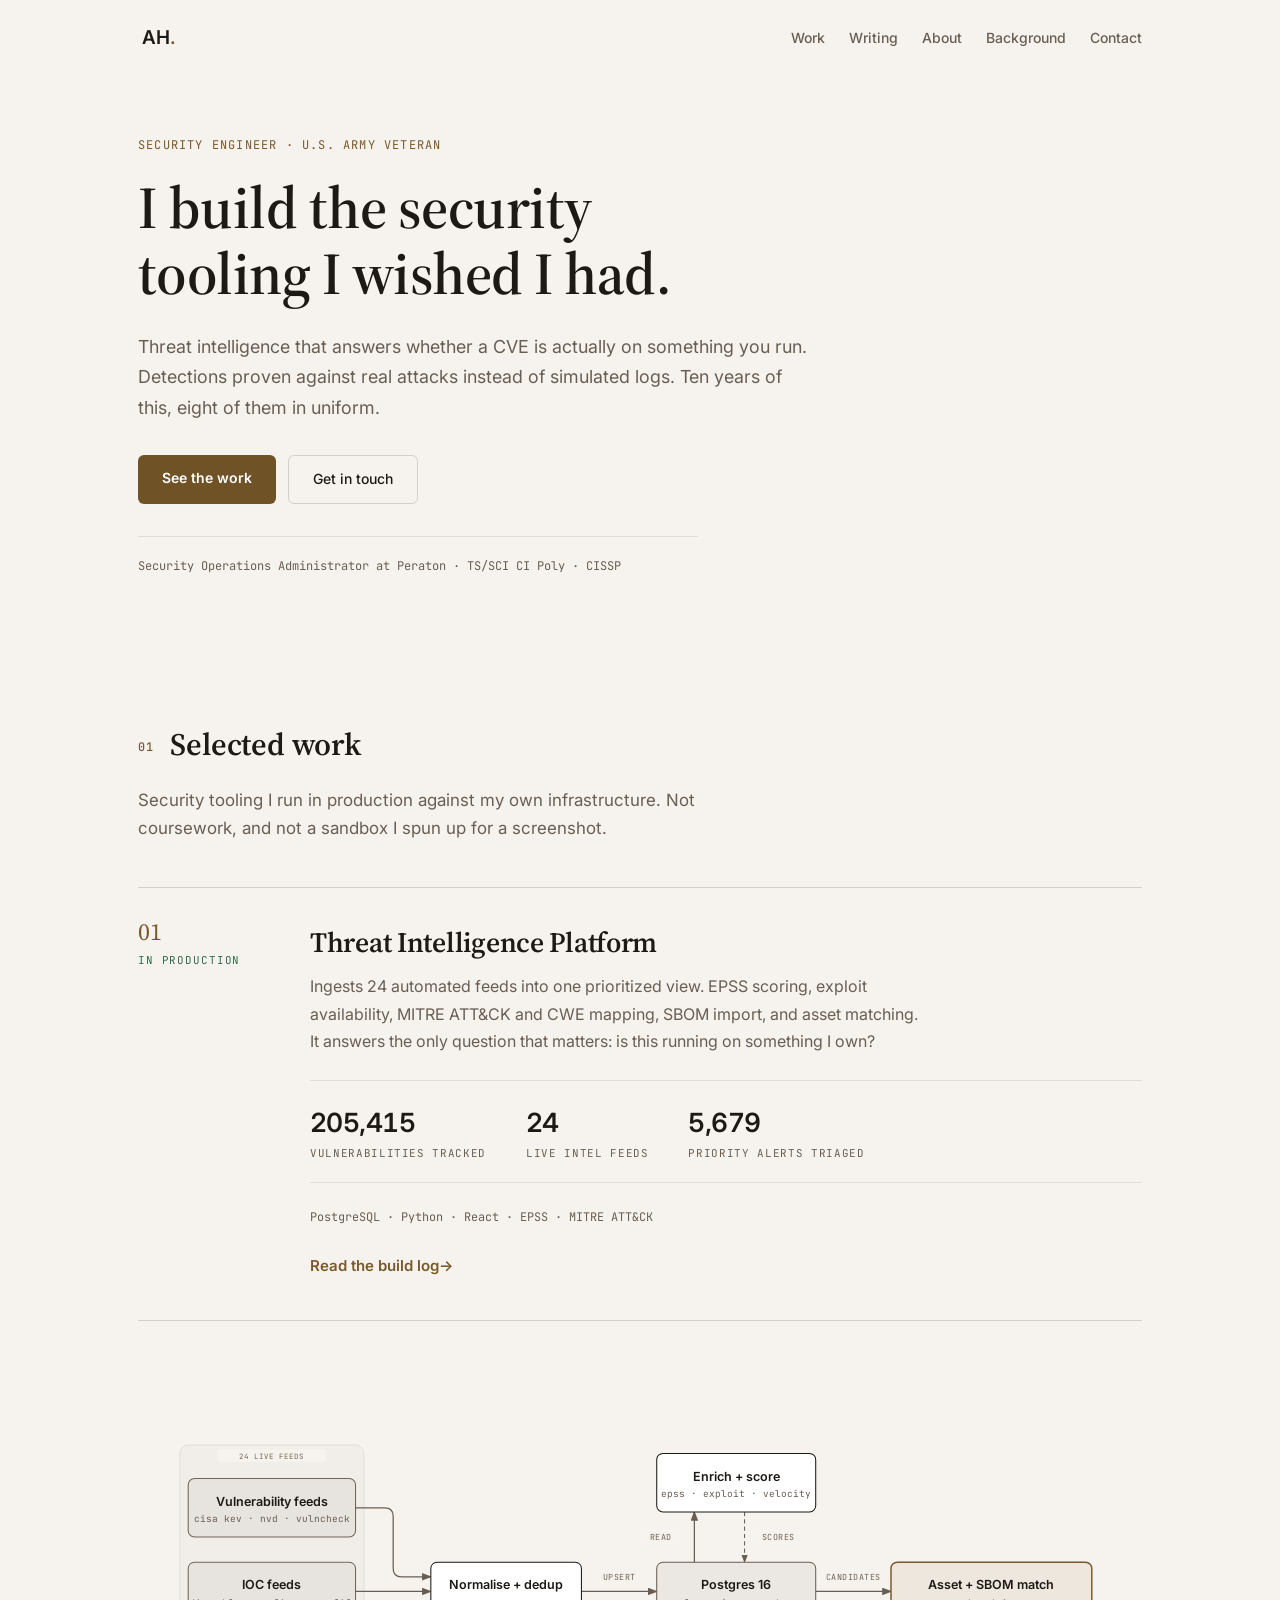
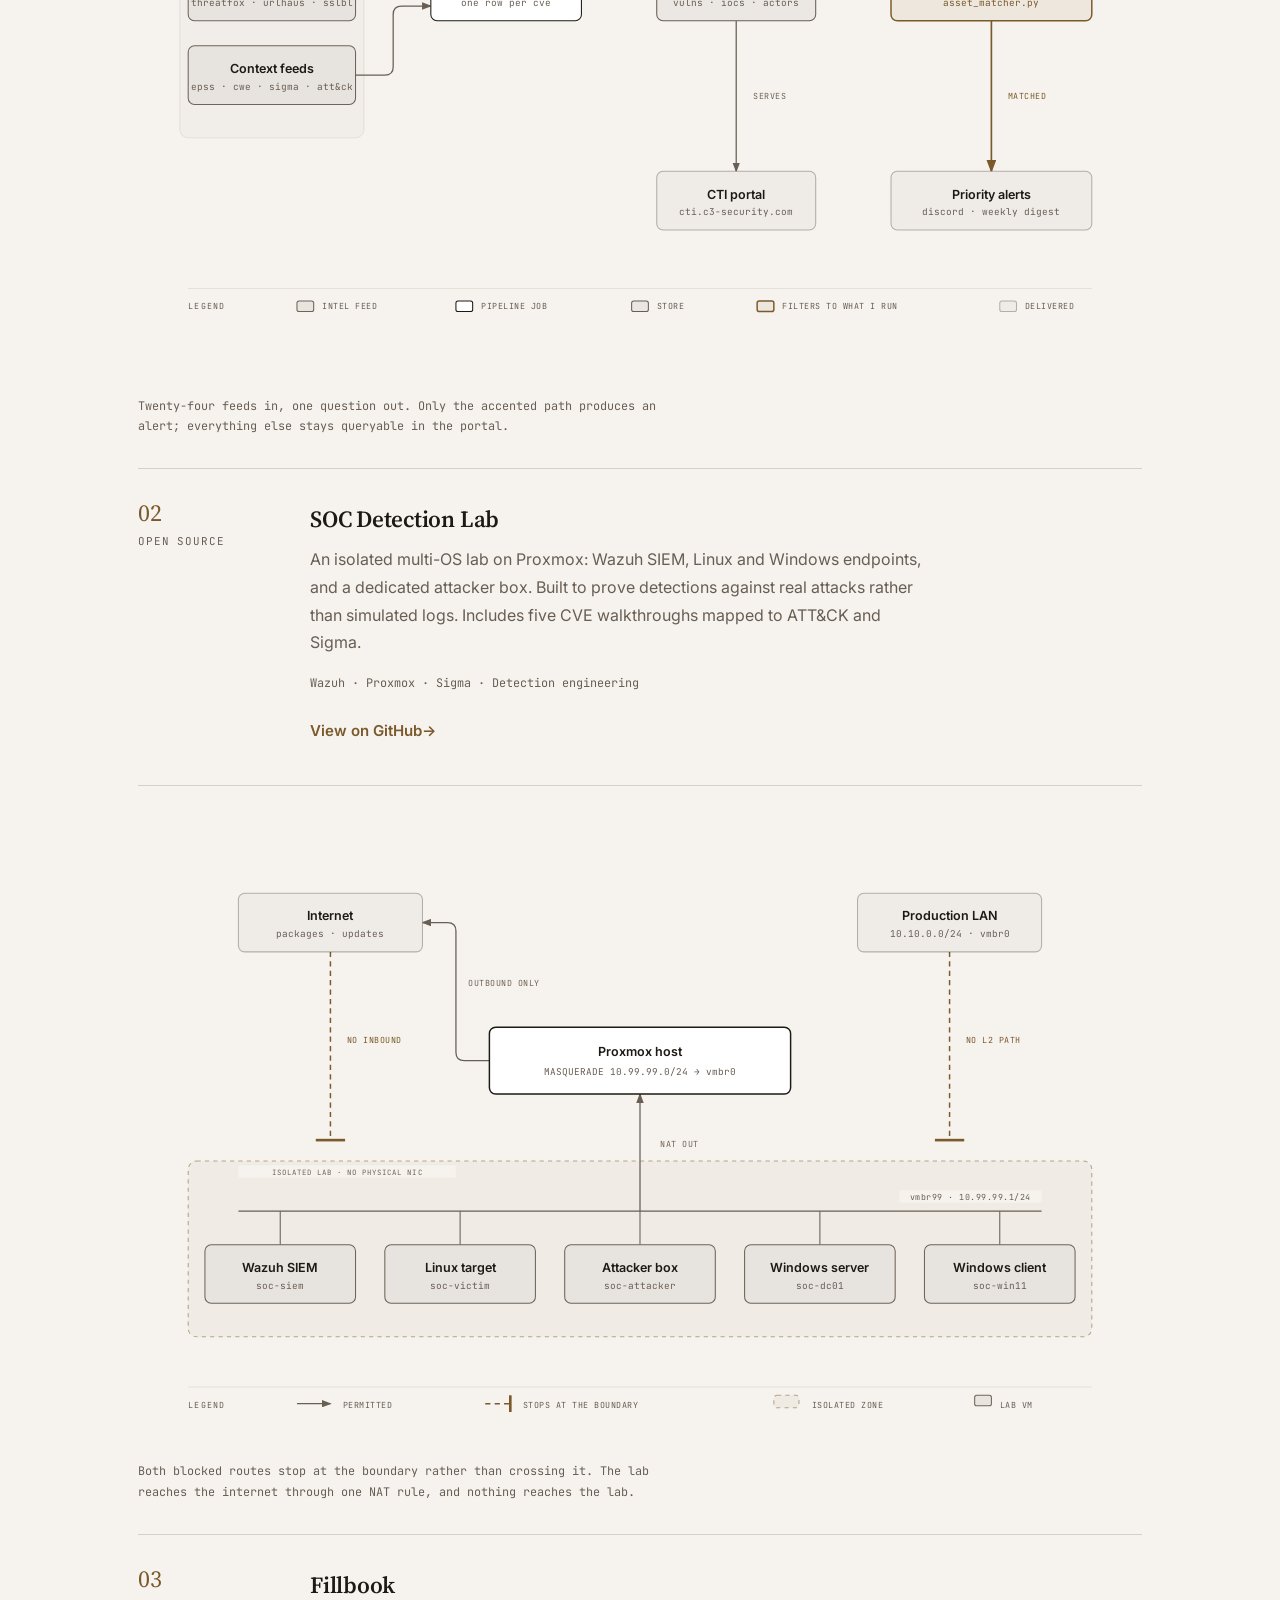
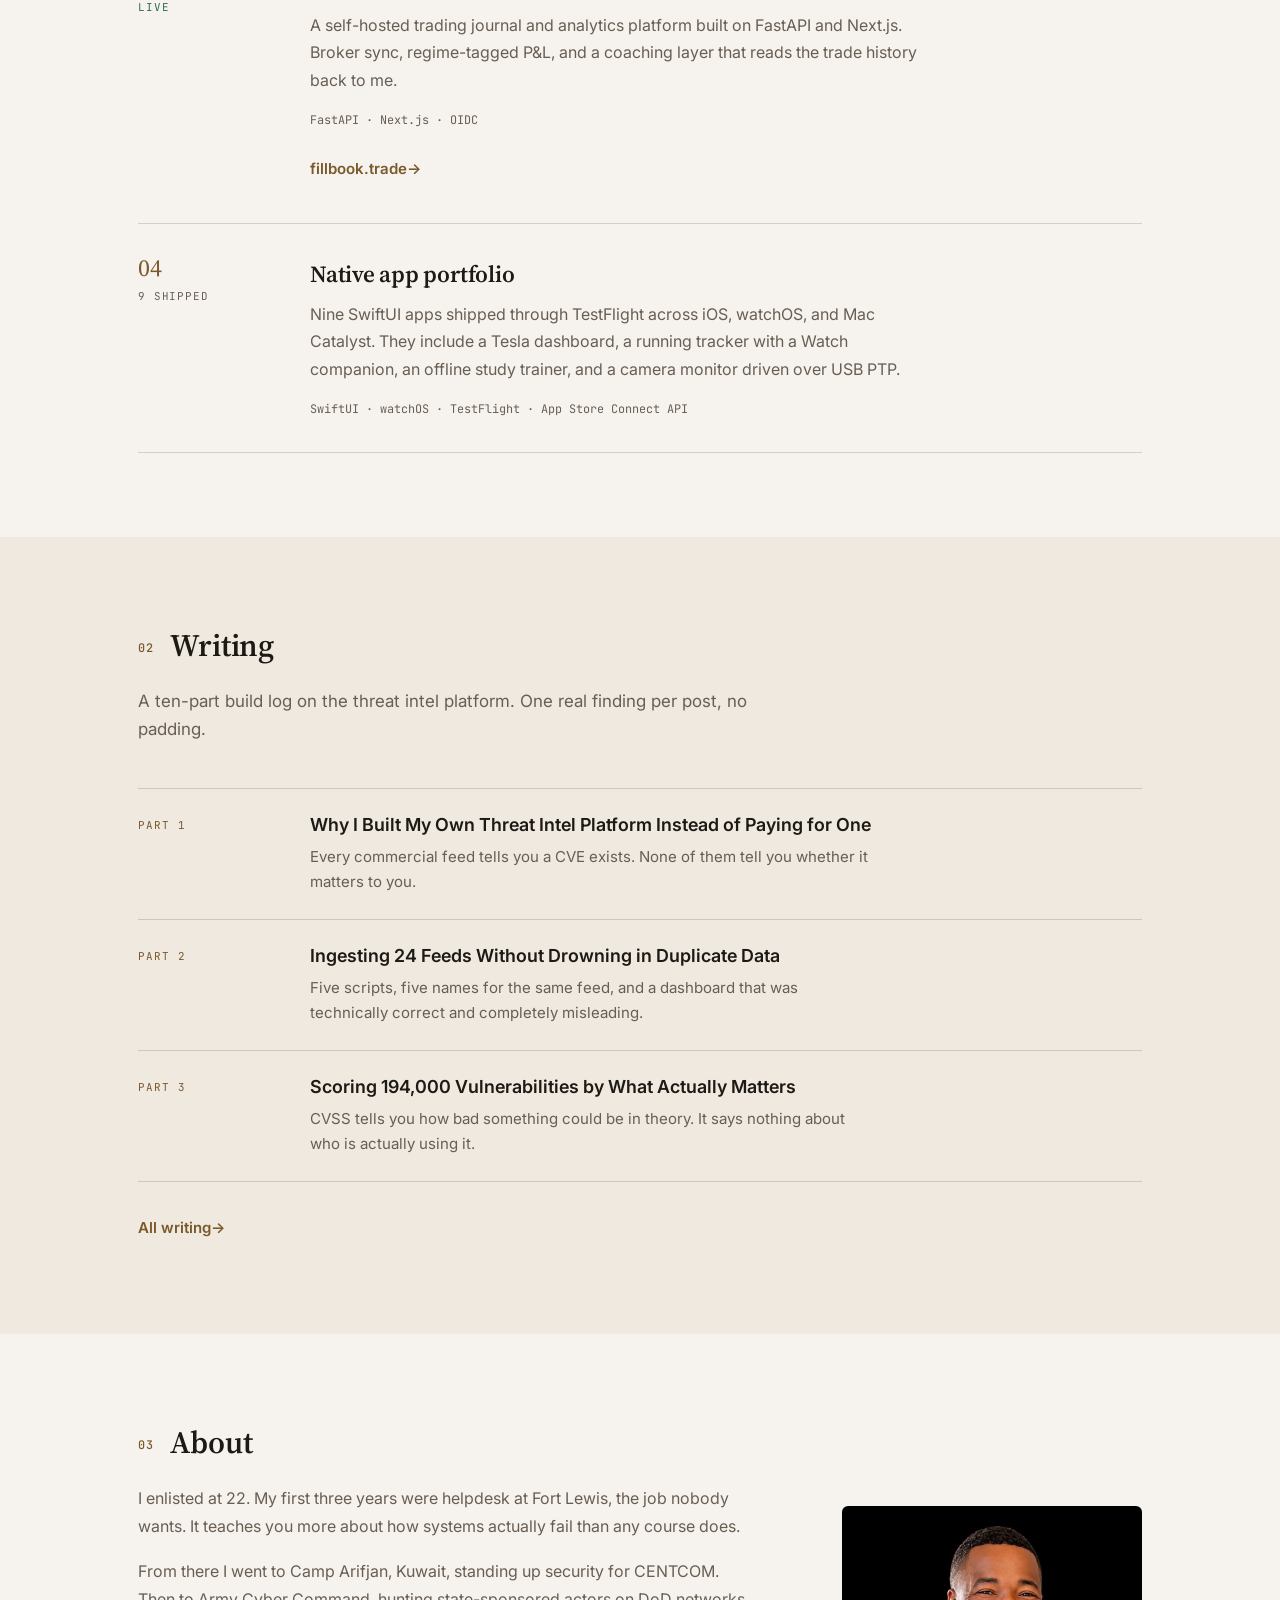
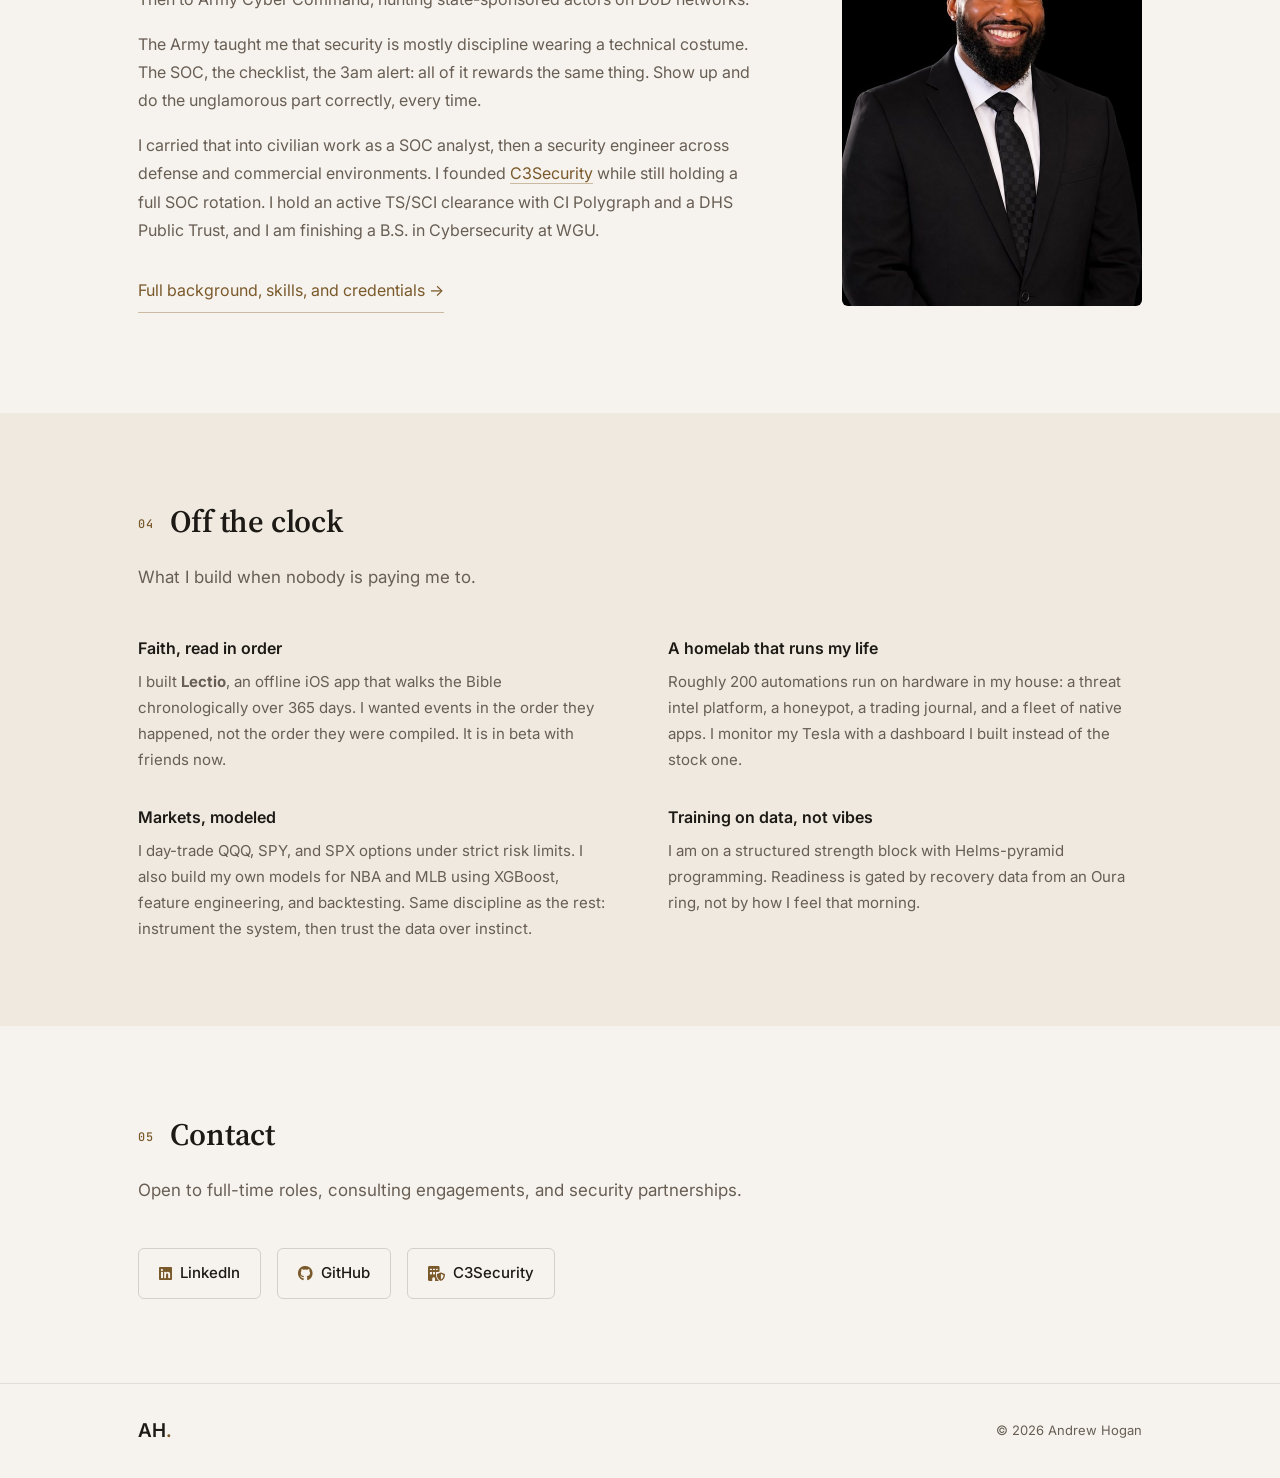
<file: index.html>
<!DOCTYPE html>
<html lang="en">
<head>
  <meta charset="UTF-8" />
  <meta name="viewport" content="width=device-width, initial-scale=1.0" />
  <title>Andrew Hogan | Security Engineer, Threat Intelligence &amp; Detection</title>
  <meta name="description" content="Andrew Hogan is a security engineer and U.S. Army veteran with a TS/SCI CI Polygraph clearance. He builds threat intelligence tooling, detection labs, and native apps, and writes about running them in production." />
  <link rel="canonical" href="https://www.andrew-hogan.com/" />

  <link rel="icon" href="/favicon.ico" sizes="any" />
  <link rel="icon" type="image/png" sizes="192x192" href="/icon-192.png" />
  <link rel="icon" type="image/png" sizes="512x512" href="/icon-512.png" />
  <link rel="apple-touch-icon" href="/apple-touch-icon.png" />
  <meta name="theme-color" content="#f6f3ee" />

  <meta property="og:type" content="profile" />
  <meta property="og:url" content="https://www.andrew-hogan.com/" />
  <meta property="og:title" content="Andrew Hogan | Security Engineer, Threat Intelligence &amp; Detection" />
  <meta property="og:description" content="Security engineer and U.S. Army veteran. I build threat intelligence tooling, detection labs, and native apps, then write about running them in production." />
  <meta property="og:image" content="https://www.andrew-hogan.com/og-image.png" />
  <meta property="og:image:width" content="1200" />
  <meta property="og:image:height" content="630" />
  <meta name="author" content="Andrew Hogan" />
  <meta name="twitter:card" content="summary_large_image" />
  <meta name="twitter:image" content="https://www.andrew-hogan.com/og-image.png" />
  <meta name="twitter:title" content="Andrew Hogan | Security Engineer" />
  <meta name="twitter:description" content="Security engineer and U.S. Army veteran. Threat intelligence, detection engineering, and the tools I build to do both." />

  <link rel="preconnect" href="https://fonts.googleapis.com" />
  <link rel="preconnect" href="https://fonts.gstatic.com" crossorigin />
  <link href="https://fonts.googleapis.com/css2?family=Inter:wght@300;400;500;600;700;800&family=JetBrains+Mono:wght@400;500&family=Source+Serif+4:opsz,wght@8..60,400;8..60,500;8..60,600&display=swap" rel="stylesheet" />
  <link rel="stylesheet" href="https://cdnjs.cloudflare.com/ajax/libs/font-awesome/6.5.0/css/all.min.css" />
  <link rel="stylesheet" href="style.css" />

  <script type="application/ld+json">
  {
    "@context": "https://schema.org",
    "@type": "Person",
    "@id": "https://www.andrew-hogan.com/#person",
    "name": "Andrew Hogan",
    "url": "https://www.andrew-hogan.com/",
    "image": "https://www.andrew-hogan.com/images/andrew-hogan.jpg",
    "jobTitle": "Security Operations Administrator",
    "worksFor": { "@type": "Organization", "name": "Peraton" },
    "alumniOf": { "@type": "CollegeOrUniversity", "name": "Western Governors University" },
    "description": "Security engineer and U.S. Army veteran specializing in threat intelligence, detection engineering, and security operations. Holds an active TS/SCI clearance with CI Polygraph.",
    "knowsAbout": [
      "Threat Intelligence",
      "Detection Engineering",
      "Security Operations",
      "Vulnerability Management",
      "Incident Response",
      "Microsoft Sentinel",
      "MITRE ATT&CK",
      "Cloud Security"
    ],
    "hasCredential": [
      { "@type": "EducationalOccupationalCredential", "name": "CISSP", "credentialCategory": "certification" },
      { "@type": "EducationalOccupationalCredential", "name": "CompTIA SecurityX (CASP+)", "credentialCategory": "certification" },
      { "@type": "EducationalOccupationalCredential", "name": "CompTIA PenTest+", "credentialCategory": "certification" },
      { "@type": "EducationalOccupationalCredential", "name": "CompTIA CySA+", "credentialCategory": "certification" }
    ],
    "sameAs": [
      "https://www.linkedin.com/in/andrewghogan/",
      "https://github.com/dopedrew",
      "https://c3-security.com"
    ]
  }
  </script>

  <script type="application/ld+json">
  {
    "@context": "https://schema.org",
    "@type": "WebSite",
    "@id": "https://www.andrew-hogan.com/#website",
    "url": "https://www.andrew-hogan.com/",
    "name": "Andrew Hogan",
    "description": "Security engineering, threat intelligence, and detection work by Andrew Hogan.",
    "inLanguage": "en-US",
    "publisher": { "@id": "https://www.andrew-hogan.com/#person" }
  }
  </script>
</head>
<body>

  <!-- NAV -->
  <nav id="navbar">
    <div class="nav-inner">
      <a href="/" class="nav-logo-link"><span class="nav-logo">AH<span class="accent">.</span></span></a>
      <button class="nav-toggle" aria-expanded="false" aria-controls="nav-links" aria-label="Open menu">
        <span></span><span></span><span></span>
      </button>
      <ul class="nav-links" id="nav-links">
        <li><a href="#work">Work</a></li>
        <li><a href="#writing">Writing</a></li>
        <li><a href="#about">About</a></li>
        <li><a href="/background.html">Background</a></li>
        <li><a href="#contact">Contact</a></li>
      </ul>
    </div>
  </nav>

  <!-- HERO -->
  <header class="hero" id="home">
    <div class="container">
      <p class="hero-eyebrow">Security engineer &middot; U.S. Army veteran</p>
      <h1>I build the security tooling I wished I had.</h1>
      <p class="hero-lede">Threat intelligence that answers whether a CVE is actually on something
         you run. Detections proven against real attacks instead of simulated logs. Ten years of
         this, eight of them in uniform.</p>
      <div class="hero-actions">
        <a href="#work" class="btn-primary">See the work</a>
        <a href="#contact" class="btn-ghost">Get in touch</a>
      </div>
      <p class="hero-meta"><span>Security Operations Administrator at Peraton</span> <span>&middot; TS/SCI CI Poly</span> <span>&middot; CISSP</span></p>
    </div>
  </header>

  <main>

  <!-- SELECTED WORK -->
  <section class="section" id="work">
    <div class="container">
      <h2 class="section-title"><span class="section-num">01</span> Selected work</h2>
      <p class="section-lede">Security tooling I run in production against my own infrastructure.
         Not coursework, and not a sandbox I spun up for a screenshot.</p>

      <ol class="projects">

        <li class="project project--lead">
          <div class="project-rail">
            <span class="project-idx">01</span>
            <span class="project-status live">In production</span>
          </div>
          <div class="project-body">
            <h3>Threat Intelligence Platform</h3>
            <p>Ingests 24 automated feeds into one prioritized view. EPSS scoring, exploit
               availability, MITRE ATT&amp;CK and CWE mapping, SBOM import, and asset matching.
               It answers the only question that matters: is this running on something I own?</p>
            <ul class="project-metrics">
              <li><strong>205,415</strong><span>vulnerabilities tracked</span></li>
              <li><strong>24</strong><span>live intel feeds</span></li>
              <li><strong>5,679</strong><span>priority alerts triaged</span></li>
            </ul>
            <p class="project-stack">PostgreSQL &middot; Python &middot; React &middot; EPSS &middot; MITRE ATT&amp;CK</p>
            <a class="project-link" href="/blog/">Read the build log <span aria-hidden="true">&rarr;</span></a>
          </div>
        </li>

        <li class="project project--figure">
          <figure>
            <div class="diagram-scroll">
            <svg viewBox="0 0 960 600" xmlns="http://www.w3.org/2000/svg" role="img" aria-labelledby="cti-pipeline-title cti-pipeline-desc">
                    <title id="cti-pipeline-title">CTI platform ingest and scoring pipeline</title>
                    <desc id="cti-pipeline-desc">Twenty-four intel feeds are normalised into one Postgres store, enriched with EPSS, exploit availability and velocity scores, then matched against owned assets and SBOM inventory; only matched findings become priority alerts, while the full set stays queryable in the portal.</desc>
                    <defs>
                      <marker id="cti-arrow" markerWidth="8" markerHeight="6" refX="7" refY="3" orient="auto"><polygon points="0 0, 8 3, 0 6" fill="#685e54"/></marker>
                      <marker id="cti-arrow-accent" markerWidth="8" markerHeight="6" refX="7" refY="3" orient="auto"><polygon points="0 0, 8 3, 0 6" fill="#7a592b"/></marker>
                      <marker id="cti-arrow-link" markerWidth="8" markerHeight="6" refX="7" refY="3" orient="auto"><polygon points="0 0, 8 3, 0 6" fill="#3d5a80"/></marker>
                    </defs>

                    <rect width="100%" height="100%" fill="#f6f3ee"/>

                    <!-- ZONE: sources (drawn before arrows and nodes) -->
                    <rect x="40" y="88" width="176" height="280" rx="8" fill="rgba(29,26,21,0.02)" stroke="rgba(29,26,21,0.10)" stroke-width="0.8"/>
                    <rect x="76" y="92" width="104" height="12" rx="2" fill="#f6f3ee"/>
                    <text x="128" y="101" fill="#706459" font-size="7" font-family="'JetBrains Mono', ui-monospace, monospace" text-anchor="middle" letter-spacing="0.14em">24 LIVE FEEDS</text>

                    <!-- ARROWS (before boxes) -->
                    <!-- sources fan in -->
                    <path d="M 208,148 H 236 Q 244,148 244,156 V 206 Q 244,214 252,214 H 280" fill="none" stroke="#685e54" stroke-width="1.2" marker-end="url(#cti-arrow)"/>
                    <line x1="208" y1="228" x2="280" y2="228" stroke="#685e54" stroke-width="1.2" marker-end="url(#cti-arrow)"/>
                    <path d="M 208,308 H 236 Q 244,308 244,300 V 250 Q 244,242 252,242 H 280" fill="none" stroke="#685e54" stroke-width="1.2" marker-end="url(#cti-arrow)"/>
                    <!-- normalize -> store -->
                    <line x1="424" y1="228" x2="496" y2="228" stroke="#685e54" stroke-width="1.2" marker-end="url(#cti-arrow)"/>
                    <!-- store <-> enrich -->
                    <line x1="532" y1="200" x2="532" y2="152" stroke="#685e54" stroke-width="1.2" marker-end="url(#cti-arrow)"/>
                    <line x1="580" y1="152" x2="580" y2="200" stroke="#685e54" stroke-width="1" stroke-dasharray="4,3" marker-end="url(#cti-arrow)"/>
                    <!-- store -> asset match -->
                    <line x1="648" y1="228" x2="720" y2="228" stroke="#685e54" stroke-width="1.2" marker-end="url(#cti-arrow)"/>
                    <!-- asset match -> alerts (focal path) -->
                    <line x1="816" y1="256" x2="816" y2="400" stroke="#7a592b" stroke-width="1.6" marker-end="url(#cti-arrow-accent)"/>
                    <!-- store -> portal -->
                    <line x1="572" y1="256" x2="572" y2="400" stroke="#685e54" stroke-width="1.2" marker-end="url(#cti-arrow)"/>

                    <!-- ARROW LABELS -->
                    <rect x="442" y="208" width="36" height="12" rx="2" fill="#f6f3ee"/>
                    <text x="460" y="217" fill="#706459" font-size="8" font-family="'JetBrains Mono', ui-monospace, monospace" text-anchor="middle" letter-spacing="0.06em">UPSERT</text>

                    <rect x="482" y="170" width="36" height="12" rx="2" fill="#f6f3ee"/>
                    <text x="500" y="179" fill="#706459" font-size="8" font-family="'JetBrains Mono', ui-monospace, monospace" text-anchor="middle" letter-spacing="0.06em">READ</text>

                    <rect x="590" y="170" width="44" height="12" rx="2" fill="#f6f3ee"/>
                    <text x="612" y="179" fill="#706459" font-size="8" font-family="'JetBrains Mono', ui-monospace, monospace" text-anchor="middle" letter-spacing="0.06em">SCORES</text>

                    <rect x="656" y="208" width="56" height="12" rx="2" fill="#f6f3ee"/>
                    <text x="684" y="217" fill="#706459" font-size="8" font-family="'JetBrains Mono', ui-monospace, monospace" text-anchor="middle" letter-spacing="0.06em">CANDIDATES</text>

                    <rect x="826" y="322" width="48" height="12" rx="2" fill="#f6f3ee"/>
                    <text x="850" y="331" fill="#7a592b" font-size="8" font-family="'JetBrains Mono', ui-monospace, monospace" text-anchor="middle" letter-spacing="0.06em">MATCHED</text>

                    <rect x="582" y="322" width="44" height="12" rx="2" fill="#f6f3ee"/>
                    <text x="604" y="331" fill="#706459" font-size="8" font-family="'JetBrains Mono', ui-monospace, monospace" text-anchor="middle" letter-spacing="0.06em">SERVES</text>

                    <!-- NODES -->
                    <!-- sources: input treatment -->
                    <rect x="48" y="120" width="160" height="56" rx="6" fill="#f6f3ee"/>
                    <rect x="48" y="120" width="160" height="56" rx="6" fill="rgba(104,94,84,0.10)" stroke="#706459" stroke-width="1"/>
                    <text x="128" y="146" fill="#1d1a15" font-size="12" font-weight="600" font-family="'Inter', system-ui, sans-serif" text-anchor="middle">Vulnerability feeds</text>
                    <text x="128" y="162" fill="#685e54" font-size="9" font-family="'JetBrains Mono', ui-monospace, monospace" text-anchor="middle">cisa kev · nvd · vulncheck</text>

                    <rect x="48" y="200" width="160" height="56" rx="6" fill="#f6f3ee"/>
                    <rect x="48" y="200" width="160" height="56" rx="6" fill="rgba(104,94,84,0.10)" stroke="#706459" stroke-width="1"/>
                    <text x="128" y="226" fill="#1d1a15" font-size="12" font-weight="600" font-family="'Inter', system-ui, sans-serif" text-anchor="middle">IOC feeds</text>
                    <text x="128" y="242" fill="#685e54" font-size="9" font-family="'JetBrains Mono', ui-monospace, monospace" text-anchor="middle">threatfox · urlhaus · sslbl</text>

                    <rect x="48" y="280" width="160" height="56" rx="6" fill="#f6f3ee"/>
                    <rect x="48" y="280" width="160" height="56" rx="6" fill="rgba(104,94,84,0.10)" stroke="#706459" stroke-width="1"/>
                    <text x="128" y="306" fill="#1d1a15" font-size="12" font-weight="600" font-family="'Inter', system-ui, sans-serif" text-anchor="middle">Context feeds</text>
                    <text x="128" y="322" fill="#685e54" font-size="9" font-family="'JetBrains Mono', ui-monospace, monospace" text-anchor="middle">epss · cwe · sigma · att&amp;ck</text>

                    <!-- normalize: backend -->
                    <rect x="280" y="200" width="144" height="56" rx="6" fill="#f6f3ee"/>
                    <rect x="280" y="200" width="144" height="56" rx="6" fill="#ffffff" stroke="#1d1a15" stroke-width="1"/>
                    <text x="352" y="226" fill="#1d1a15" font-size="12" font-weight="600" font-family="'Inter', system-ui, sans-serif" text-anchor="middle">Normalise + dedup</text>
                    <text x="352" y="242" fill="#685e54" font-size="9" font-family="'JetBrains Mono', ui-monospace, monospace" text-anchor="middle">one row per cve</text>

                    <!-- enrich: backend -->
                    <rect x="496" y="96" width="152" height="56" rx="6" fill="#f6f3ee"/>
                    <rect x="496" y="96" width="152" height="56" rx="6" fill="#ffffff" stroke="#1d1a15" stroke-width="1"/>
                    <text x="572" y="122" fill="#1d1a15" font-size="12" font-weight="600" font-family="'Inter', system-ui, sans-serif" text-anchor="middle">Enrich + score</text>
                    <text x="572" y="138" fill="#685e54" font-size="9" font-family="'JetBrains Mono', ui-monospace, monospace" text-anchor="middle">epss · exploit · velocity</text>

                    <!-- postgres: store -->
                    <rect x="496" y="200" width="152" height="56" rx="6" fill="#f6f3ee"/>
                    <rect x="496" y="200" width="152" height="56" rx="6" fill="rgba(29,26,21,0.05)" stroke="#685e54" stroke-width="1"/>
                    <text x="572" y="226" fill="#1d1a15" font-size="12" font-weight="600" font-family="'Inter', system-ui, sans-serif" text-anchor="middle">Postgres 16</text>
                    <text x="572" y="242" fill="#685e54" font-size="9" font-family="'JetBrains Mono', ui-monospace, monospace" text-anchor="middle">vulns · iocs · actors</text>

                    <!-- asset match: FOCAL -->
                    <rect x="720" y="200" width="192" height="56" rx="6" fill="#f6f3ee"/>
                    <rect x="720" y="200" width="192" height="56" rx="6" fill="rgba(122,89,43,0.08)" stroke="#7a592b" stroke-width="1.4"/>
                    <text x="816" y="226" fill="#1d1a15" font-size="12" font-weight="600" font-family="'Inter', system-ui, sans-serif" text-anchor="middle">Asset + SBOM match</text>
                    <text x="816" y="242" fill="#7a592b" font-size="9" font-family="'JetBrains Mono', ui-monospace, monospace" text-anchor="middle">asset_matcher.py</text>

                    <!-- outputs: external -->
                    <rect x="496" y="400" width="152" height="56" rx="6" fill="#f6f3ee"/>
                    <rect x="496" y="400" width="152" height="56" rx="6" fill="rgba(29,26,21,0.03)" stroke="rgba(29,26,21,0.30)" stroke-width="1"/>
                    <text x="572" y="426" fill="#1d1a15" font-size="12" font-weight="600" font-family="'Inter', system-ui, sans-serif" text-anchor="middle">CTI portal</text>
                    <text x="572" y="442" fill="#685e54" font-size="9" font-family="'JetBrains Mono', ui-monospace, monospace" text-anchor="middle">cti.c3-security.com</text>

                    <rect x="720" y="400" width="192" height="56" rx="6" fill="#f6f3ee"/>
                    <rect x="720" y="400" width="192" height="56" rx="6" fill="rgba(29,26,21,0.03)" stroke="rgba(29,26,21,0.30)" stroke-width="1"/>
                    <text x="816" y="426" fill="#1d1a15" font-size="12" font-weight="600" font-family="'Inter', system-ui, sans-serif" text-anchor="middle">Priority alerts</text>
                    <text x="816" y="442" fill="#685e54" font-size="9" font-family="'JetBrains Mono', ui-monospace, monospace" text-anchor="middle">discord · weekly digest</text>

                    <!-- LEGEND -->
                    <line x1="48" y1="512" x2="912" y2="512" stroke="rgba(29,26,21,0.10)" stroke-width="0.8"/>
                    <text x="48" y="532" fill="#685e54" font-size="8" font-family="'JetBrains Mono', ui-monospace, monospace" letter-spacing="0.14em">LEGEND</text>

                    <rect x="152" y="524" width="16" height="10" rx="2" fill="rgba(104,94,84,0.10)" stroke="#706459" stroke-width="1"/>
                    <text x="176" y="532" fill="#685e54" font-size="8" font-family="'JetBrains Mono', ui-monospace, monospace" letter-spacing="0.06em">INTEL FEED</text>

                    <rect x="304" y="524" width="16" height="10" rx="2" fill="#ffffff" stroke="#1d1a15" stroke-width="1"/>
                    <text x="328" y="532" fill="#685e54" font-size="8" font-family="'JetBrains Mono', ui-monospace, monospace" letter-spacing="0.06em">PIPELINE JOB</text>

                    <rect x="472" y="524" width="16" height="10" rx="2" fill="rgba(29,26,21,0.05)" stroke="#685e54" stroke-width="1"/>
                    <text x="496" y="532" fill="#685e54" font-size="8" font-family="'JetBrains Mono', ui-monospace, monospace" letter-spacing="0.06em">STORE</text>

                    <rect x="592" y="524" width="16" height="10" rx="2" fill="rgba(122,89,43,0.08)" stroke="#7a592b" stroke-width="1.4"/>
                    <text x="616" y="532" fill="#685e54" font-size="8" font-family="'JetBrains Mono', ui-monospace, monospace" letter-spacing="0.06em">FILTERS TO WHAT I RUN</text>

                    <rect x="824" y="524" width="16" height="10" rx="2" fill="rgba(29,26,21,0.03)" stroke="rgba(29,26,21,0.30)" stroke-width="1"/>
                    <text x="848" y="532" fill="#685e54" font-size="8" font-family="'JetBrains Mono', ui-monospace, monospace" letter-spacing="0.06em">DELIVERED</text>
                  </svg>
            </div>
            <figcaption>Twenty-four feeds in, one question out. Only the accented path produces an alert; everything else stays queryable in the portal.</figcaption>
          </figure>
        </li>

        <li class="project">
          <div class="project-rail">
            <span class="project-idx">02</span>
            <span class="project-status">Open source</span>
          </div>
          <div class="project-body">
            <h3>SOC Detection Lab</h3>
            <p>An isolated multi-OS lab on Proxmox: Wazuh SIEM, Linux and Windows endpoints, and a
               dedicated attacker box. Built to prove detections against real attacks rather than
               simulated logs. Includes five CVE walkthroughs mapped to ATT&amp;CK and Sigma.</p>
            <p class="project-stack">Wazuh &middot; Proxmox &middot; Sigma &middot; Detection engineering</p>
            <a class="project-link" href="https://github.com/dopedrew/soc-homelab" target="_blank" rel="noopener">View on GitHub <span aria-hidden="true">&rarr;</span></a>
          </div>
        </li>

        <li class="project project--figure">
          <figure>
            <div class="diagram-scroll">
            <svg viewBox="0 0 960 600" xmlns="http://www.w3.org/2000/svg" role="img" aria-labelledby="soc-lab-isolation-title soc-lab-isolation-desc">
                    <title id="soc-lab-isolation-title">SOC detection lab network isolation</title>
                    <desc id="soc-lab-isolation-desc">Five lab VMs sit on a Proxmox bridge with no physical NIC, so packages reach them through a single outbound NAT rule on the host while unsolicited traffic from the internet and the production LAN stops at the boundary.</desc>
                    <defs>
                      <marker id="soc-arrow" markerWidth="8" markerHeight="6" refX="7" refY="3" orient="auto"><polygon points="0 0, 8 3, 0 6" fill="#685e54"/></marker>
                      <marker id="soc-arrow-accent" markerWidth="8" markerHeight="6" refX="7" refY="3" orient="auto"><polygon points="0 0, 8 3, 0 6" fill="#7a592b"/></marker>
                      <marker id="soc-arrow-link" markerWidth="8" markerHeight="6" refX="7" refY="3" orient="auto"><polygon points="0 0, 8 3, 0 6" fill="#3d5a80"/></marker>
                    </defs>

                    <rect width="100%" height="100%" fill="#f6f3ee"/>

                    <!-- ZONE: the isolated lab (security treatment, drawn before arrows and nodes) -->
                    <rect x="48" y="328" width="864" height="168" rx="8" fill="rgba(122,89,43,0.05)" stroke="rgba(122,89,43,0.50)" stroke-width="1" stroke-dasharray="4,4"/>
                    <rect x="96" y="332" width="208" height="12" rx="2" fill="#f6f3ee"/>
                    <text x="200" y="341" fill="#706459" font-size="7" font-family="'JetBrains Mono', ui-monospace, monospace" text-anchor="middle" letter-spacing="0.14em">ISOLATED LAB · NO PHYSICAL NIC</text>

                    <!-- ARROWS (before boxes) -->
                    <!-- the vmbr99 rail -->
                    <line x1="96" y1="376" x2="864" y2="376" stroke="#685e54" stroke-width="1.2"/>
                    <!-- each VM drops onto the rail -->
                    <line x1="136" y1="408" x2="136" y2="376" stroke="#685e54" stroke-width="1"/>
                    <line x1="308" y1="408" x2="308" y2="376" stroke="#685e54" stroke-width="1"/>
                    <line x1="480" y1="408" x2="480" y2="376" stroke="#685e54" stroke-width="1"/>
                    <line x1="652" y1="408" x2="652" y2="376" stroke="#685e54" stroke-width="1"/>
                    <line x1="824" y1="408" x2="824" y2="376" stroke="#685e54" stroke-width="1"/>
                    <!-- permitted: lab egress up to the host, then out -->
                    <line x1="480" y1="376" x2="480" y2="264" stroke="#685e54" stroke-width="1.2" marker-end="url(#soc-arrow)"/>
                    <path d="M 336,232 H 312 Q 304,232 304,224 V 108 Q 304,100 296,100 H 272" fill="none" stroke="#685e54" stroke-width="1.2" marker-end="url(#soc-arrow)"/>

                    <!-- forbidden: both stop short of the boundary, with a stop bar and no arrowhead -->
                    <line x1="184" y1="128" x2="184" y2="308" stroke="#7a592b" stroke-width="1.4" stroke-dasharray="5,4"/>
                    <line x1="170" y1="308" x2="198" y2="308" stroke="#7a592b" stroke-width="2.5"/>
                    <line x1="776" y1="128" x2="776" y2="308" stroke="#7a592b" stroke-width="1.4" stroke-dasharray="5,4"/>
                    <line x1="762" y1="308" x2="790" y2="308" stroke="#7a592b" stroke-width="2.5"/>

                    <!-- ARROW LABELS -->
                    <rect x="490" y="306" width="56" height="12" rx="2" fill="#f6f3ee"/>
                    <text x="518" y="315" fill="#706459" font-size="8" font-family="'JetBrains Mono', ui-monospace, monospace" text-anchor="middle" letter-spacing="0.06em">NAT OUT</text>

                    <rect x="314" y="152" width="72" height="12" rx="2" fill="#f6f3ee"/>
                    <text x="350" y="161" fill="#706459" font-size="8" font-family="'JetBrains Mono', ui-monospace, monospace" text-anchor="middle" letter-spacing="0.06em">OUTBOUND ONLY</text>

                    <rect x="194" y="206" width="64" height="12" rx="2" fill="#f6f3ee"/>
                    <text x="226" y="215" fill="#7a592b" font-size="8" font-family="'JetBrains Mono', ui-monospace, monospace" text-anchor="middle" letter-spacing="0.06em">NO INBOUND</text>

                    <rect x="786" y="206" width="64" height="12" rx="2" fill="#f6f3ee"/>
                    <text x="818" y="215" fill="#7a592b" font-size="8" font-family="'JetBrains Mono', ui-monospace, monospace" text-anchor="middle" letter-spacing="0.06em">NO L2 PATH</text>

                    <!-- rail label, above the rail with a gap -->
                    <rect x="728" y="356" width="136" height="12" rx="2" fill="#f6f3ee"/>
                    <text x="796" y="365" fill="#685e54" font-size="8" font-family="'JetBrains Mono', ui-monospace, monospace" text-anchor="middle" letter-spacing="0.06em">vmbr99 · 10.99.99.1/24</text>

                    <!-- NODES -->
                    <!-- external -->
                    <rect x="96" y="72" width="176" height="56" rx="6" fill="#f6f3ee"/>
                    <rect x="96" y="72" width="176" height="56" rx="6" fill="rgba(29,26,21,0.03)" stroke="rgba(29,26,21,0.30)" stroke-width="1"/>
                    <text x="184" y="98" fill="#1d1a15" font-size="12" font-weight="600" font-family="'Inter', system-ui, sans-serif" text-anchor="middle">Internet</text>
                    <text x="184" y="114" fill="#685e54" font-size="9" font-family="'JetBrains Mono', ui-monospace, monospace" text-anchor="middle">packages · updates</text>

                    <rect x="688" y="72" width="176" height="56" rx="6" fill="#f6f3ee"/>
                    <rect x="688" y="72" width="176" height="56" rx="6" fill="rgba(29,26,21,0.03)" stroke="rgba(29,26,21,0.30)" stroke-width="1"/>
                    <text x="776" y="98" fill="#1d1a15" font-size="12" font-weight="600" font-family="'Inter', system-ui, sans-serif" text-anchor="middle">Production LAN</text>
                    <text x="776" y="114" fill="#685e54" font-size="9" font-family="'JetBrains Mono', ui-monospace, monospace" text-anchor="middle">10.10.0.0/24 · vmbr0</text>

                    <!-- the privileged gate -->
                    <rect x="336" y="200" width="288" height="64" rx="6" fill="#f6f3ee"/>
                    <rect x="336" y="200" width="288" height="64" rx="6" fill="#ffffff" stroke="#1d1a15" stroke-width="1.4"/>
                    <text x="480" y="228" fill="#1d1a15" font-size="12" font-weight="600" font-family="'Inter', system-ui, sans-serif" text-anchor="middle">Proxmox host</text>
                    <text x="480" y="246" fill="#685e54" font-size="9" font-family="'JetBrains Mono', ui-monospace, monospace" text-anchor="middle">MASQUERADE 10.99.99.0/24 → vmbr0</text>

                    <!-- lab endpoints -->
                    <rect x="64" y="408" width="144" height="56" rx="6" fill="#f6f3ee"/>
                    <rect x="64" y="408" width="144" height="56" rx="6" fill="rgba(104,94,84,0.10)" stroke="#706459" stroke-width="1"/>
                    <text x="136" y="434" fill="#1d1a15" font-size="12" font-weight="600" font-family="'Inter', system-ui, sans-serif" text-anchor="middle">Wazuh SIEM</text>
                    <text x="136" y="450" fill="#685e54" font-size="9" font-family="'JetBrains Mono', ui-monospace, monospace" text-anchor="middle">soc-siem</text>

                    <rect x="236" y="408" width="144" height="56" rx="6" fill="#f6f3ee"/>
                    <rect x="236" y="408" width="144" height="56" rx="6" fill="rgba(104,94,84,0.10)" stroke="#706459" stroke-width="1"/>
                    <text x="308" y="434" fill="#1d1a15" font-size="12" font-weight="600" font-family="'Inter', system-ui, sans-serif" text-anchor="middle">Linux target</text>
                    <text x="308" y="450" fill="#685e54" font-size="9" font-family="'JetBrains Mono', ui-monospace, monospace" text-anchor="middle">soc-victim</text>

                    <rect x="408" y="408" width="144" height="56" rx="6" fill="#f6f3ee"/>
                    <rect x="408" y="408" width="144" height="56" rx="6" fill="rgba(104,94,84,0.10)" stroke="#706459" stroke-width="1"/>
                    <text x="480" y="434" fill="#1d1a15" font-size="12" font-weight="600" font-family="'Inter', system-ui, sans-serif" text-anchor="middle">Attacker box</text>
                    <text x="480" y="450" fill="#685e54" font-size="9" font-family="'JetBrains Mono', ui-monospace, monospace" text-anchor="middle">soc-attacker</text>

                    <rect x="580" y="408" width="144" height="56" rx="6" fill="#f6f3ee"/>
                    <rect x="580" y="408" width="144" height="56" rx="6" fill="rgba(104,94,84,0.10)" stroke="#706459" stroke-width="1"/>
                    <text x="652" y="434" fill="#1d1a15" font-size="12" font-weight="600" font-family="'Inter', system-ui, sans-serif" text-anchor="middle">Windows server</text>
                    <text x="652" y="450" fill="#685e54" font-size="9" font-family="'JetBrains Mono', ui-monospace, monospace" text-anchor="middle">soc-dc01</text>

                    <rect x="752" y="408" width="144" height="56" rx="6" fill="#f6f3ee"/>
                    <rect x="752" y="408" width="144" height="56" rx="6" fill="rgba(104,94,84,0.10)" stroke="#706459" stroke-width="1"/>
                    <text x="824" y="434" fill="#1d1a15" font-size="12" font-weight="600" font-family="'Inter', system-ui, sans-serif" text-anchor="middle">Windows client</text>
                    <text x="824" y="450" fill="#685e54" font-size="9" font-family="'JetBrains Mono', ui-monospace, monospace" text-anchor="middle">soc-win11</text>

                    <!-- LEGEND -->
                    <line x1="48" y1="544" x2="912" y2="544" stroke="rgba(29,26,21,0.10)" stroke-width="0.8"/>
                    <text x="48" y="564" fill="#685e54" font-size="8" font-family="'JetBrains Mono', ui-monospace, monospace" letter-spacing="0.14em">LEGEND</text>

                    <line x1="152" y1="560" x2="184" y2="560" stroke="#685e54" stroke-width="1.2" marker-end="url(#soc-arrow)"/>
                    <text x="196" y="564" fill="#685e54" font-size="8" font-family="'JetBrains Mono', ui-monospace, monospace" letter-spacing="0.06em">PERMITTED</text>

                    <line x1="332" y1="560" x2="356" y2="560" stroke="#7a592b" stroke-width="1.4" stroke-dasharray="5,4"/>
                    <line x1="356" y1="552" x2="356" y2="568" stroke="#7a592b" stroke-width="2.5"/>
                    <text x="368" y="564" fill="#685e54" font-size="8" font-family="'JetBrains Mono', ui-monospace, monospace" letter-spacing="0.06em">STOPS AT THE BOUNDARY</text>

                    <rect x="608" y="552" width="24" height="12" rx="3" fill="rgba(122,89,43,0.05)" stroke="rgba(122,89,43,0.50)" stroke-width="1" stroke-dasharray="4,4"/>
                    <text x="644" y="564" fill="#685e54" font-size="8" font-family="'JetBrains Mono', ui-monospace, monospace" letter-spacing="0.06em">ISOLATED ZONE</text>

                    <rect x="800" y="552" width="16" height="10" rx="2" fill="rgba(104,94,84,0.10)" stroke="#706459" stroke-width="1"/>
                    <text x="824" y="564" fill="#685e54" font-size="8" font-family="'JetBrains Mono', ui-monospace, monospace" letter-spacing="0.06em">LAB VM</text>
                  </svg>
            </div>
            <figcaption>Both blocked routes stop at the boundary rather than crossing it. The lab reaches the internet through one NAT rule, and nothing reaches the lab.</figcaption>
          </figure>
        </li>

        <li class="project">
          <div class="project-rail">
            <span class="project-idx">03</span>
            <span class="project-status live">Live</span>
          </div>
          <div class="project-body">
            <h3>Fillbook</h3>
            <p>A self-hosted trading journal and analytics platform built on FastAPI and Next.js.
               Broker sync, regime-tagged P&amp;L, and a coaching layer that reads the trade history
               back to me.</p>
            <p class="project-stack">FastAPI &middot; Next.js &middot; OIDC</p>
            <a class="project-link" href="https://fillbook.trade" target="_blank" rel="noopener">fillbook.trade <span aria-hidden="true">&rarr;</span></a>
          </div>
        </li>

        <li class="project">
          <div class="project-rail">
            <span class="project-idx">04</span>
            <span class="project-status">9 shipped</span>
          </div>
          <div class="project-body">
            <h3>Native app portfolio</h3>
            <p>Nine SwiftUI apps shipped through TestFlight across iOS, watchOS, and Mac Catalyst.
               They include a Tesla dashboard, a running tracker with a Watch companion, an offline
               study trainer, and a camera monitor driven over USB PTP.</p>
            <p class="project-stack">SwiftUI &middot; watchOS &middot; TestFlight &middot; App Store Connect API</p>
          </div>
        </li>

      </ol>
    </div>
  </section>

  <!-- WRITING -->
  <section class="section section-alt" id="writing">
    <div class="container">
      <h2 class="section-title"><span class="section-num">02</span> Writing</h2>
      <p class="section-lede">A ten-part build log on the threat intel platform. One real finding
         per post, no padding.</p>

      <ul class="posts">
        <li><a href="/blog/why-i-built-my-own-threat-intel-platform.html">
          <span class="post-idx">Part 1</span>
          <span class="post-title">Why I Built My Own Threat Intel Platform Instead of Paying for One</span>
          <span class="post-dek">Every commercial feed tells you a CVE exists. None of them tell you whether it matters to you.</span>
        </a></li>
        <li><a href="/blog/ingesting-24-feeds-without-duplicate-data.html">
          <span class="post-idx">Part 2</span>
          <span class="post-title">Ingesting 24 Feeds Without Drowning in Duplicate Data</span>
          <span class="post-dek">Five scripts, five names for the same feed, and a dashboard that was technically correct and completely misleading.</span>
        </a></li>
        <li><a href="/blog/scoring-194000-vulnerabilities.html">
          <span class="post-idx">Part 3</span>
          <span class="post-title">Scoring 194,000 Vulnerabilities by What Actually Matters</span>
          <span class="post-dek">CVSS tells you how bad something could be in theory. It says nothing about who is actually using it.</span>
        </a></li>
      </ul>

      <a class="project-link posts-all" href="/blog/">All writing <span aria-hidden="true">&rarr;</span></a>
    </div>
  </section>

  <!-- ABOUT -->
  <section class="section" id="about">
    <div class="container">
      <h2 class="section-title"><span class="section-num">03</span> About</h2>

      <div class="about-grid">
        <div class="about-text">
          <p>I enlisted at 22. My first three years were helpdesk at Fort Lewis,
             the job nobody wants. It teaches you more about how systems actually fail than any
             course does.</p>
          <p>From there I went to Camp Arifjan, Kuwait, standing up security for CENTCOM. Then to
             Army Cyber Command, hunting state-sponsored actors on DoD networks.</p>
          <p>The Army taught me that security is mostly discipline wearing a technical costume. The
             SOC, the checklist, the 3am alert: all of it rewards the same thing. Show up and do the
             unglamorous part correctly, every time.</p>
          <p>I carried that into civilian work as a SOC analyst, then a security engineer across
             defense and commercial environments. I founded
             <a href="https://c3-security.com" target="_blank" rel="noopener" class="inline-link">C3Security</a>
             while still holding a full SOC rotation. I hold an active TS/SCI clearance with CI
             Polygraph and a DHS Public Trust, and I am finishing a B.S. in Cybersecurity at WGU.</p>
          <p class="about-more"><a href="/background.html" class="inline-link">Full background, skills, and credentials &rarr;</a></p>
        </div>
        <figure class="about-photo">
          <img src="/images/andrew-hogan.jpg" alt="Andrew Hogan, security engineer and U.S. Army veteran"
               width="600" height="800" decoding="async" />
        </figure>
      </div>
    </div>
  </section>

  <!-- OFF THE CLOCK -->
  <section class="section section-alt" id="beyond">
    <div class="container">
      <h2 class="section-title"><span class="section-num">04</span> Off the clock</h2>
      <p class="section-lede">What I build when nobody is paying me to.</p>

      <dl class="offclock">
        <div>
          <dt>Faith, read in order</dt>
          <dd>I built <strong>Lectio</strong>, an offline iOS app that walks the Bible
              chronologically over 365 days. I wanted events in the order they happened, not the
              order they were compiled. It is in beta with friends now.</dd>
        </div>
        <div>
          <dt>A homelab that runs my life</dt>
          <dd>Roughly 200 automations run on hardware in my house: a threat intel platform, a
              honeypot, a trading journal, and a fleet of native apps. I monitor my Tesla with a
              dashboard I built instead of the stock one.</dd>
        </div>
        <div>
          <dt>Markets, modeled</dt>
          <dd>I day-trade QQQ, SPY, and SPX options under strict risk limits. I also build my own
              models for NBA and MLB using XGBoost, feature engineering, and backtesting. Same
              discipline as the rest: instrument the system, then trust the data over instinct.</dd>
        </div>
        <div>
          <dt>Training on data, not vibes</dt>
          <dd>I am on a structured strength block with Helms-pyramid programming. Readiness is gated
              by recovery data from an Oura ring, not by how I feel that morning.</dd>
        </div>
      </dl>
    </div>
  </section>

  <!-- CONTACT -->
  <section class="section" id="contact">
    <div class="container">
      <h2 class="section-title"><span class="section-num">05</span> Contact</h2>
      <p class="section-lede">Open to full-time roles, consulting engagements, and security
         partnerships.</p>
      <ul class="contact-list">
        <li><a href="https://www.linkedin.com/in/andrewghogan/" target="_blank" rel="noopener"><i class="fa-brands fa-linkedin" aria-hidden="true"></i> LinkedIn</a></li>
        <li><a href="https://github.com/dopedrew" target="_blank" rel="noopener"><i class="fa-brands fa-github" aria-hidden="true"></i> GitHub</a></li>
        <li><a href="https://c3-security.com" target="_blank" rel="noopener"><i class="fa-solid fa-building-shield" aria-hidden="true"></i> C3Security</a></li>
      </ul>
    </div>
  </section>

  </main>

  <!-- FOOTER -->
  <footer class="footer">
    <div class="container footer-inner">
      <span class="nav-logo">AH<span class="accent">.</span></span>
      <p>&copy; 2026 Andrew Hogan</p>
    </div>
  </footer>

  <script>
    (function () {
      var t = document.querySelector('.nav-toggle'),
          n = document.getElementById('nav-links');
      if (!t || !n) return;
      t.addEventListener('click', function () {
        var open = n.classList.toggle('open');
        t.setAttribute('aria-expanded', open);
        t.setAttribute('aria-label', open ? 'Close menu' : 'Open menu');
      });
      // Escape dismisses the menu and returns focus to the trigger.
      document.addEventListener('keydown', function (e) {
        if (e.key === 'Escape' && n.classList.contains('open')) {
          n.classList.remove('open');
          t.setAttribute('aria-expanded', 'false');
          t.setAttribute('aria-label', 'Open menu');
          t.focus();
        }
      });
      n.addEventListener('click', function (e) {
        if (e.target.tagName === 'A') {
          n.classList.remove('open');
          t.setAttribute('aria-expanded', 'false');
          t.setAttribute('aria-label', 'Open menu');
        }
      });
    })();
    // Scroll work is coalesced into an animation frame and the listener is
    // passive, so it never blocks and never fires faster than the display.
    (function () {
      var bar = document.getElementById('navbar'), queued = false;
      function sync() { queued = false; bar.classList.toggle('scrolled', window.scrollY > 40); }
      window.addEventListener('scroll', function () {
        if (!queued) { queued = true; requestAnimationFrame(sync); }
      }, { passive: true });
      sync();
    })();

    // In-page jumps: honour prefers-reduced-motion (a CSS media query cannot
    // override scrollIntoView), and keep the URL in step so sections can be
    // linked, shared, and reached with the back button.
    (function () {
      var reduce = window.matchMedia('(prefers-reduced-motion: reduce)');
      document.querySelectorAll('a[href^="#"]').forEach(function (a) {
        a.addEventListener('click', function (e) {
          var id = a.getAttribute('href');
          if (id === '#' || id.length < 2) return;
          var target = document.querySelector(id);
          if (!target) return;
          e.preventDefault();
          target.scrollIntoView({ behavior: reduce.matches ? 'auto' : 'smooth' });
          if (history.pushState) history.pushState(null, '', id); else location.hash = id;
        });
      });
    })();

    // Mark the section in view so the nav can answer "where am I".
    (function () {
      var links = [].slice.call(document.querySelectorAll('.nav-links a[href^="#"]'));
      if (!links.length || !('IntersectionObserver' in window)) return;
      var byId = {};
      links.forEach(function (a) { byId[a.getAttribute('href').slice(1)] = a; });
      var io = new IntersectionObserver(function (entries) {
        entries.forEach(function (en) {
          var a = byId[en.target.id];
          if (a && en.isIntersecting) {
            links.forEach(function (l) { l.removeAttribute('aria-current'); });
            a.setAttribute('aria-current', 'true');
          }
        });
      }, { rootMargin: '-62px 0px -65% 0px' });
      Object.keys(byId).forEach(function (id) {
        var s = document.getElementById(id); if (s) io.observe(s);
      });
    })();
  </script>
</body>
</html>
</file>
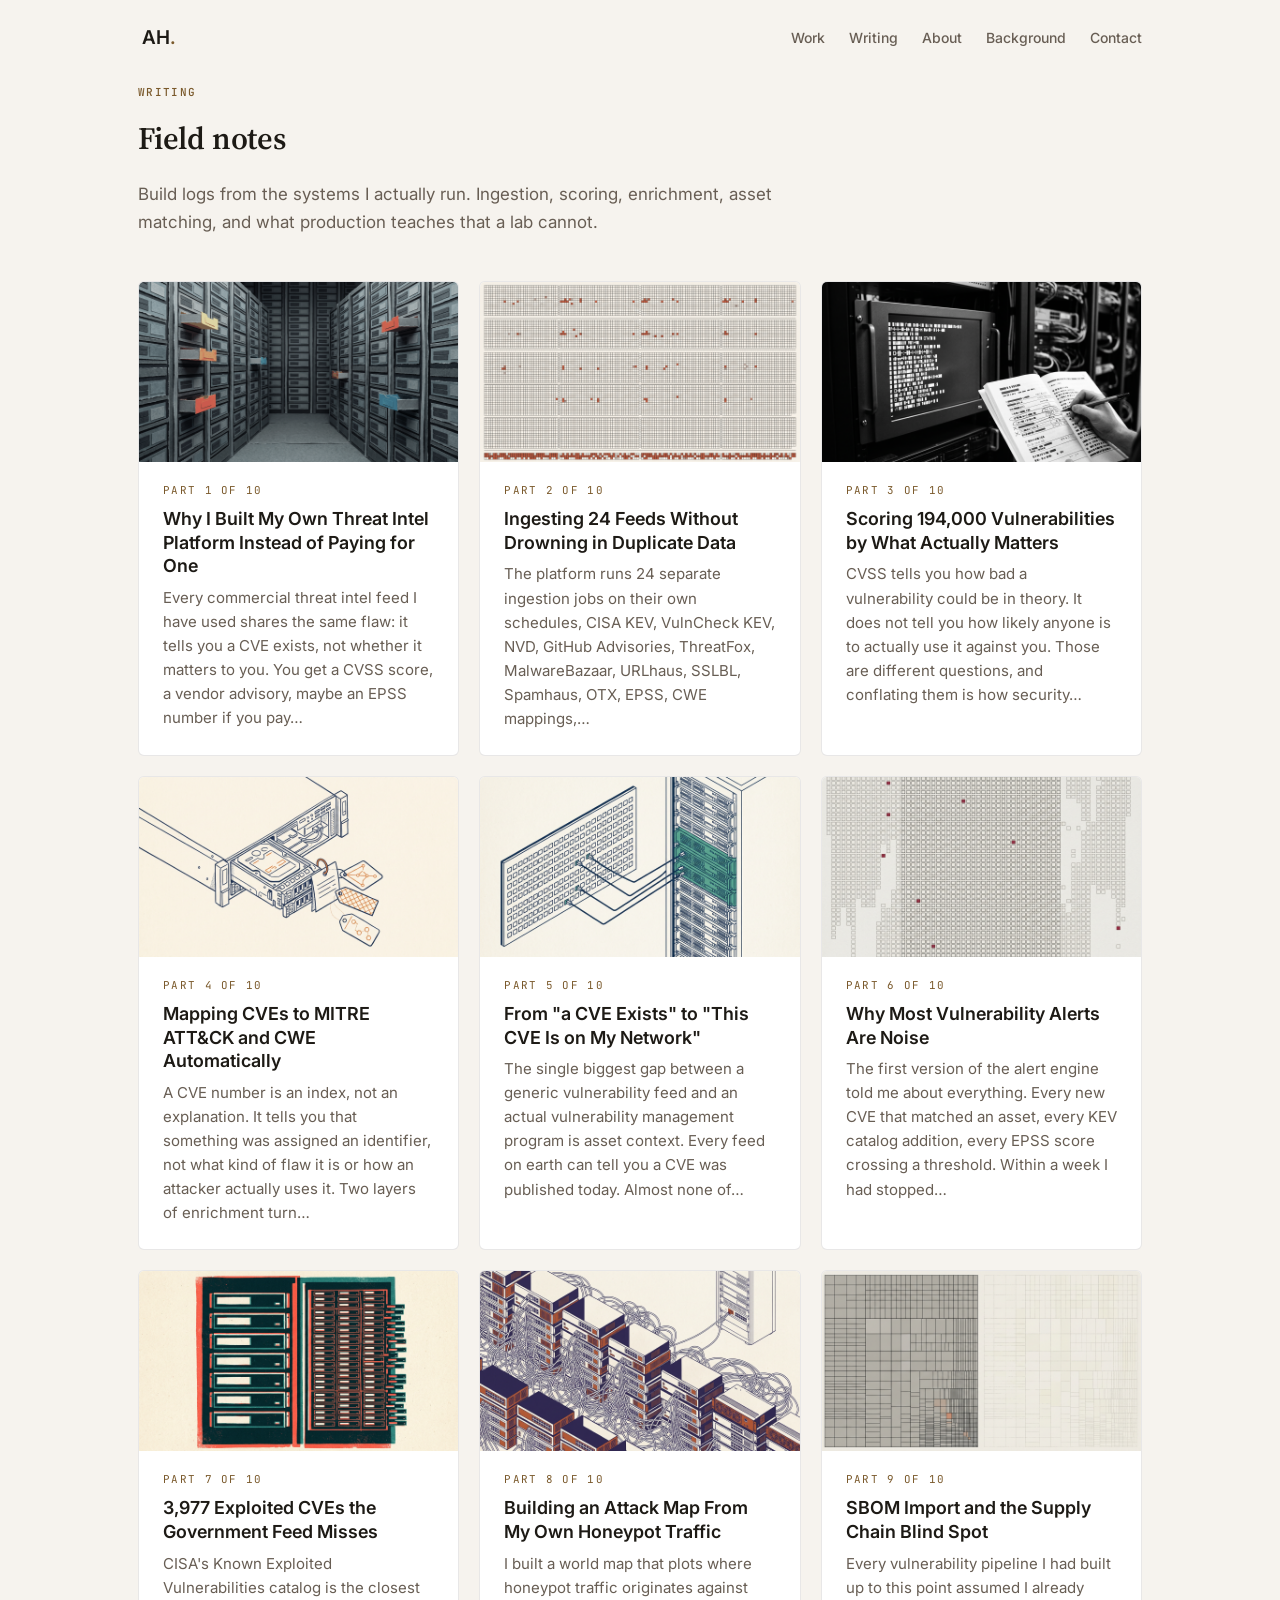
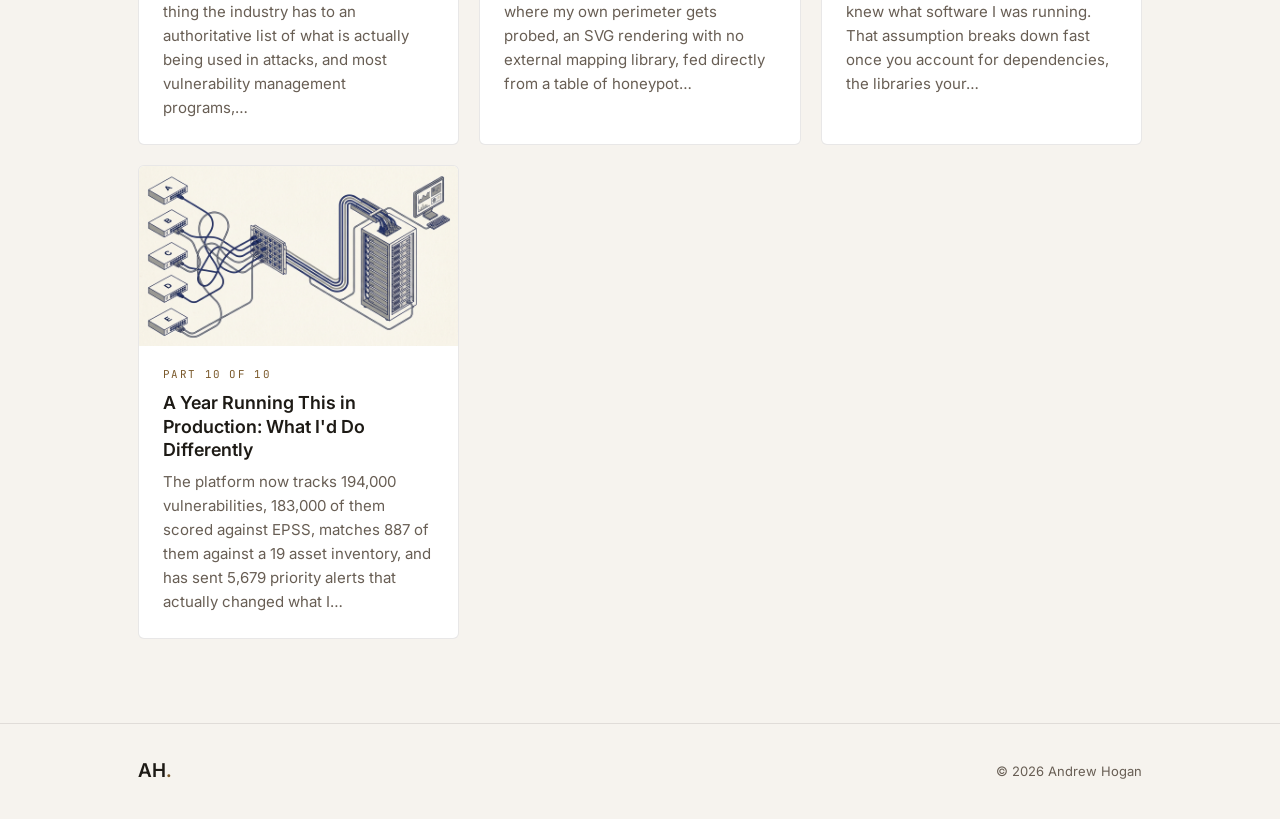
<file: blog/index.html>
<script type="application/ld+json">{"@context": "https://schema.org", "@type": "Blog", "@id": "https://www.andrew-hogan.com/blog/#blog", "url": "https://www.andrew-hogan.com/blog/", "name": "Field notes | Andrew Hogan", "description": "Build logs from the threat intelligence platform, detection lab, and security tooling I run in production.", "inLanguage": "en-US", "author": {"@id": "https://www.andrew-hogan.com/#person"}, "publisher": {"@id": "https://www.andrew-hogan.com/#person"}, "blogPost": [{"@type": "BlogPosting", "headline": "Why I Built My Own Threat Intel Platform Instead of Paying for One", "url": "https://www.andrew-hogan.com/blog/why-i-built-my-own-threat-intel-platform.html", "datePublished": "2026-11-03"}, {"@type": "BlogPosting", "headline": "Ingesting 24 Feeds Without Drowning in Duplicate Data", "url": "https://www.andrew-hogan.com/blog/ingesting-24-feeds-without-duplicate-data.html", "datePublished": "2026-11-03"}, {"@type": "BlogPosting", "headline": "Scoring 194,000 Vulnerabilities by What Actually Matters", "url": "https://www.andrew-hogan.com/blog/scoring-194000-vulnerabilities.html", "datePublished": "2026-11-03"}, {"@type": "BlogPosting", "headline": "Mapping CVEs to MITRE ATT&CK and CWE Automatically", "url": "https://www.andrew-hogan.com/blog/mapping-cves-to-attck-and-cwe.html", "datePublished": "2026-11-25"}, {"@type": "BlogPosting", "headline": "From \"a CVE Exists\" to \"This CVE Is on My Network\"", "url": "https://www.andrew-hogan.com/blog/from-cve-exists-to-on-my-network.html", "datePublished": "2026-11-25"}, {"@type": "BlogPosting", "headline": "Why Most Vulnerability Alerts Are Noise", "url": "https://www.andrew-hogan.com/blog/why-most-vulnerability-alerts-are-noise.html", "datePublished": "2026-11-25"}, {"@type": "BlogPosting", "headline": "3,977 Exploited CVEs the Government Feed Misses", "url": "https://www.andrew-hogan.com/blog/3977-exploited-cves-government-feed-misses.html", "datePublished": "2026-11-25"}, {"@type": "BlogPosting", "headline": "Building an Attack Map From My Own Honeypot Traffic", "url": "https://www.andrew-hogan.com/blog/attack-map-from-honeypot-traffic.html", "datePublished": "2026-11-25"}, {"@type": "BlogPosting", "headline": "SBOM Import and the Supply Chain Blind Spot", "url": "https://www.andrew-hogan.com/blog/sbom-import-supply-chain-blind-spot.html", "datePublished": "2026-11-25"}, {"@type": "BlogPosting", "headline": "A Year Running This in Production: What I'd Do Differently", "url": "https://www.andrew-hogan.com/blog/a-year-in-production-what-id-change.html", "datePublished": "2026-11-25"}]}</script><!DOCTYPE html>
<html lang="en">
<head>
  <meta charset="UTF-8" />
  <meta name="viewport" content="width=device-width, initial-scale=1.0" />
  <meta name="description" content="Build logs from the threat intelligence platform, detection lab, and security tooling Andrew Hogan runs in production. Ingestion, scoring, enrichment, and asset matching." />
  <link rel="canonical" href="https://www.andrew-hogan.com/blog/" />
  <link rel="icon" href="/favicon.ico" sizes="any" />
  <link rel="icon" type="image/png" sizes="192x192" href="/icon-192.png" />
  <link rel="apple-touch-icon" href="/apple-touch-icon.png" />
  <meta name="theme-color" content="#f6f3ee" />
  <meta property="og:title" content="Writing | Andrew Hogan" />
  <meta property="og:description" content="Build logs from the threat intelligence platform, detection lab, and security tooling Andrew Hogan runs in production. Ingestion, scoring, enrichment, and asset matching." />
  <meta property="og:type" content="website" />
  <meta property="og:image" content="https://www.andrew-hogan.com/og-image.png" />
  <meta name="twitter:card" content="summary_large_image" />
  <title>Writing: Build Logs on Threat Intelligence and Detection | Andrew Hogan</title>
  <link rel="preconnect" href="https://fonts.googleapis.com" />
  <link rel="preconnect" href="https://fonts.gstatic.com" crossorigin />
  <link href="https://fonts.googleapis.com/css2?family=Inter:wght@300;400;500;600;700;800&family=JetBrains+Mono:wght@400;500&family=Source+Serif+4:opsz,wght@8..60,500;8..60,600&display=swap" rel="stylesheet" />
  <link rel="stylesheet" href="/style.css" />
</head>
<body>
  <nav id="navbar">
    <div class="nav-inner">
      <a href="/" class="nav-logo-link"><span class="nav-logo">AH<span class="accent">.</span></span></a>
      <button class="nav-toggle" aria-expanded="false" aria-controls="nav-links" aria-label="Open menu">
        <span></span><span></span><span></span>
      </button>
      <div class="nav-links" id="nav-links">
        <a href="/#work">Work</a>
        <a href="/blog/">Writing</a>
        <a href="/#about">About</a>
        <a href="/background.html">Background</a>
        <a href="/#contact">Contact</a>
      </div>
    </div>
  </nav>

  <main id="main">

  <section class="section post-index">
    <div class="container">
      <div class="section-label">Writing</div>
      <h1 class="section-title">Field notes</h1>
      <p class="section-lede">Build logs from the systems I actually run. Ingestion, scoring,
         enrichment, asset matching, and what production teaches that a lab cannot.</p>
      <div class="post-list">
        <a class="post-card" href="/blog/why-i-built-my-own-threat-intel-platform.html">
          <img src="/images/blog/why-i-built-my-own-threat-intel-platform.png" alt="Cover illustration for Why I Built My Own Threat Intel Platform Instead of Paying for One" />
          <div class="post-card-body">
            <div class="post-card-kicker">Part 1 of 10</div>
            <h2>Why I Built My Own Threat Intel Platform Instead of Paying for One</h2>
            <p>Every commercial threat intel feed I have used shares the same flaw: it tells you a CVE exists, not whether it matters to you. You get a CVSS score, a vendor advisory, maybe an EPSS number if you pay…</p>
          </div>
        </a>
        <a class="post-card" href="/blog/ingesting-24-feeds-without-duplicate-data.html">
          <img src="/images/blog/ingesting-24-feeds-without-duplicate-data.png" alt="Cover illustration for Ingesting 24 Feeds Without Drowning in Duplicate Data" />
          <div class="post-card-body">
            <div class="post-card-kicker">Part 2 of 10</div>
            <h2>Ingesting 24 Feeds Without Drowning in Duplicate Data</h2>
            <p>The platform runs 24 separate ingestion jobs on their own schedules, CISA KEV, VulnCheck KEV, NVD, GitHub Advisories, ThreatFox, MalwareBazaar, URLhaus, SSLBL, Spamhaus, OTX, EPSS, CWE mappings,…</p>
          </div>
        </a>
        <a class="post-card" href="/blog/scoring-194000-vulnerabilities.html">
          <img src="/images/blog/scoring-194000-vulnerabilities.png" alt="Cover illustration for Scoring 194,000 Vulnerabilities by What Actually Matters" />
          <div class="post-card-body">
            <div class="post-card-kicker">Part 3 of 10</div>
            <h2>Scoring 194,000 Vulnerabilities by What Actually Matters</h2>
            <p>CVSS tells you how bad a vulnerability could be in theory. It does not tell you how likely anyone is to actually use it against you. Those are different questions, and conflating them is how security…</p>
          </div>
        </a>
        <a class="post-card" href="/blog/mapping-cves-to-attck-and-cwe.html">
          <img src="/images/blog/mapping-cves-to-attck-and-cwe.png" alt="Cover illustration for Mapping CVEs to MITRE ATT&amp;CK and CWE Automatically" />
          <div class="post-card-body">
            <div class="post-card-kicker">Part 4 of 10</div>
            <h2>Mapping CVEs to MITRE ATT&amp;CK and CWE Automatically</h2>
            <p>A CVE number is an index, not an explanation. It tells you that something was assigned an identifier, not what kind of flaw it is or how an attacker actually uses it. Two layers of enrichment turn…</p>
          </div>
        </a>
        <a class="post-card" href="/blog/from-cve-exists-to-on-my-network.html">
          <img src="/images/blog/from-cve-exists-to-on-my-network.png" alt="Cover illustration for From &quot;a CVE Exists&quot; to &quot;This CVE Is on My Network&quot;" />
          <div class="post-card-body">
            <div class="post-card-kicker">Part 5 of 10</div>
            <h2>From &quot;a CVE Exists&quot; to &quot;This CVE Is on My Network&quot;</h2>
            <p>The single biggest gap between a generic vulnerability feed and an actual vulnerability management program is asset context. Every feed on earth can tell you a CVE was published today. Almost none of…</p>
          </div>
        </a>
        <a class="post-card" href="/blog/why-most-vulnerability-alerts-are-noise.html">
          <img src="/images/blog/why-most-vulnerability-alerts-are-noise.png" alt="Cover illustration for Why Most Vulnerability Alerts Are Noise" />
          <div class="post-card-body">
            <div class="post-card-kicker">Part 6 of 10</div>
            <h2>Why Most Vulnerability Alerts Are Noise</h2>
            <p>The first version of the alert engine told me about everything. Every new CVE that matched an asset, every KEV catalog addition, every EPSS score crossing a threshold. Within a week I had stopped…</p>
          </div>
        </a>
        <a class="post-card" href="/blog/3977-exploited-cves-government-feed-misses.html">
          <img src="/images/blog/3977-exploited-cves-government-feed-misses.png" alt="Cover illustration for 3,977 Exploited CVEs the Government Feed Misses" />
          <div class="post-card-body">
            <div class="post-card-kicker">Part 7 of 10</div>
            <h2>3,977 Exploited CVEs the Government Feed Misses</h2>
            <p>CISA&#x27;s Known Exploited Vulnerabilities catalog is the closest thing the industry has to an authoritative list of what is actually being used in attacks, and most vulnerability management programs,…</p>
          </div>
        </a>
        <a class="post-card" href="/blog/attack-map-from-honeypot-traffic.html">
          <img src="/images/blog/attack-map-from-honeypot-traffic.png" alt="Cover illustration for Building an Attack Map From My Own Honeypot Traffic" />
          <div class="post-card-body">
            <div class="post-card-kicker">Part 8 of 10</div>
            <h2>Building an Attack Map From My Own Honeypot Traffic</h2>
            <p>I built a world map that plots where honeypot traffic originates against where my own perimeter gets probed, an SVG rendering with no external mapping library, fed directly from a table of honeypot…</p>
          </div>
        </a>
        <a class="post-card" href="/blog/sbom-import-supply-chain-blind-spot.html">
          <img src="/images/blog/sbom-import-supply-chain-blind-spot.png" alt="Cover illustration for SBOM Import and the Supply Chain Blind Spot" />
          <div class="post-card-body">
            <div class="post-card-kicker">Part 9 of 10</div>
            <h2>SBOM Import and the Supply Chain Blind Spot</h2>
            <p>Every vulnerability pipeline I had built up to this point assumed I already knew what software I was running. That assumption breaks down fast once you account for dependencies, the libraries your…</p>
          </div>
        </a>
        <a class="post-card" href="/blog/a-year-in-production-what-id-change.html">
          <img src="/images/blog/a-year-in-production-what-id-change.png" alt="Cover illustration for A Year Running This in Production: What I&#x27;d Do Differently" />
          <div class="post-card-body">
            <div class="post-card-kicker">Part 10 of 10</div>
            <h2>A Year Running This in Production: What I&#x27;d Do Differently</h2>
            <p>The platform now tracks 194,000 vulnerabilities, 183,000 of them scored against EPSS, matches 887 of them against a 19 asset inventory, and has sent 5,679 priority alerts that actually changed what I…</p>
          </div>
        </a>
      </div>
    </div>
  </section>

  <script>
    // Blog pages share the fixed navbar, so they need the same scrolled
    // material the home and background pages use.
    (function () {
      var bar = document.getElementById('navbar'), queued = false;
      function sync() { queued = false; bar.classList.toggle('scrolled', window.scrollY > 40); }
      window.addEventListener('scroll', function () {
        if (!queued) { queued = true; requestAnimationFrame(sync); }
      }, { passive: true });
      sync();
    })();
    (function () {
      var t = document.querySelector('.nav-toggle'),
          n = document.getElementById('nav-links');
      if (!t || !n) return;
      t.addEventListener('click', function () {
        var open = n.classList.toggle('open');
        t.setAttribute('aria-expanded', open);
        t.setAttribute('aria-label', open ? 'Close menu' : 'Open menu');
      });
      // Escape dismisses the menu and returns focus to the trigger.
      document.addEventListener('keydown', function (e) {
        if (e.key === 'Escape' && n.classList.contains('open')) {
          n.classList.remove('open');
          t.setAttribute('aria-expanded', 'false');
          t.setAttribute('aria-label', 'Open menu');
          t.focus();
        }
      });
      n.addEventListener('click', function (e) {
        if (e.target.tagName === 'A') {
          n.classList.remove('open');
          t.setAttribute('aria-expanded', 'false');
          t.setAttribute('aria-label', 'Open menu');
        }
      });
    })();
  </script>

  </main>

  <footer class="footer">
    <div class="container footer-inner">
      <span class="nav-logo">AH<span class="accent">.</span></span>
      <p>&copy; 2026 Andrew Hogan</p>
    </div>
  </footer>
</body>
</html>
</file>
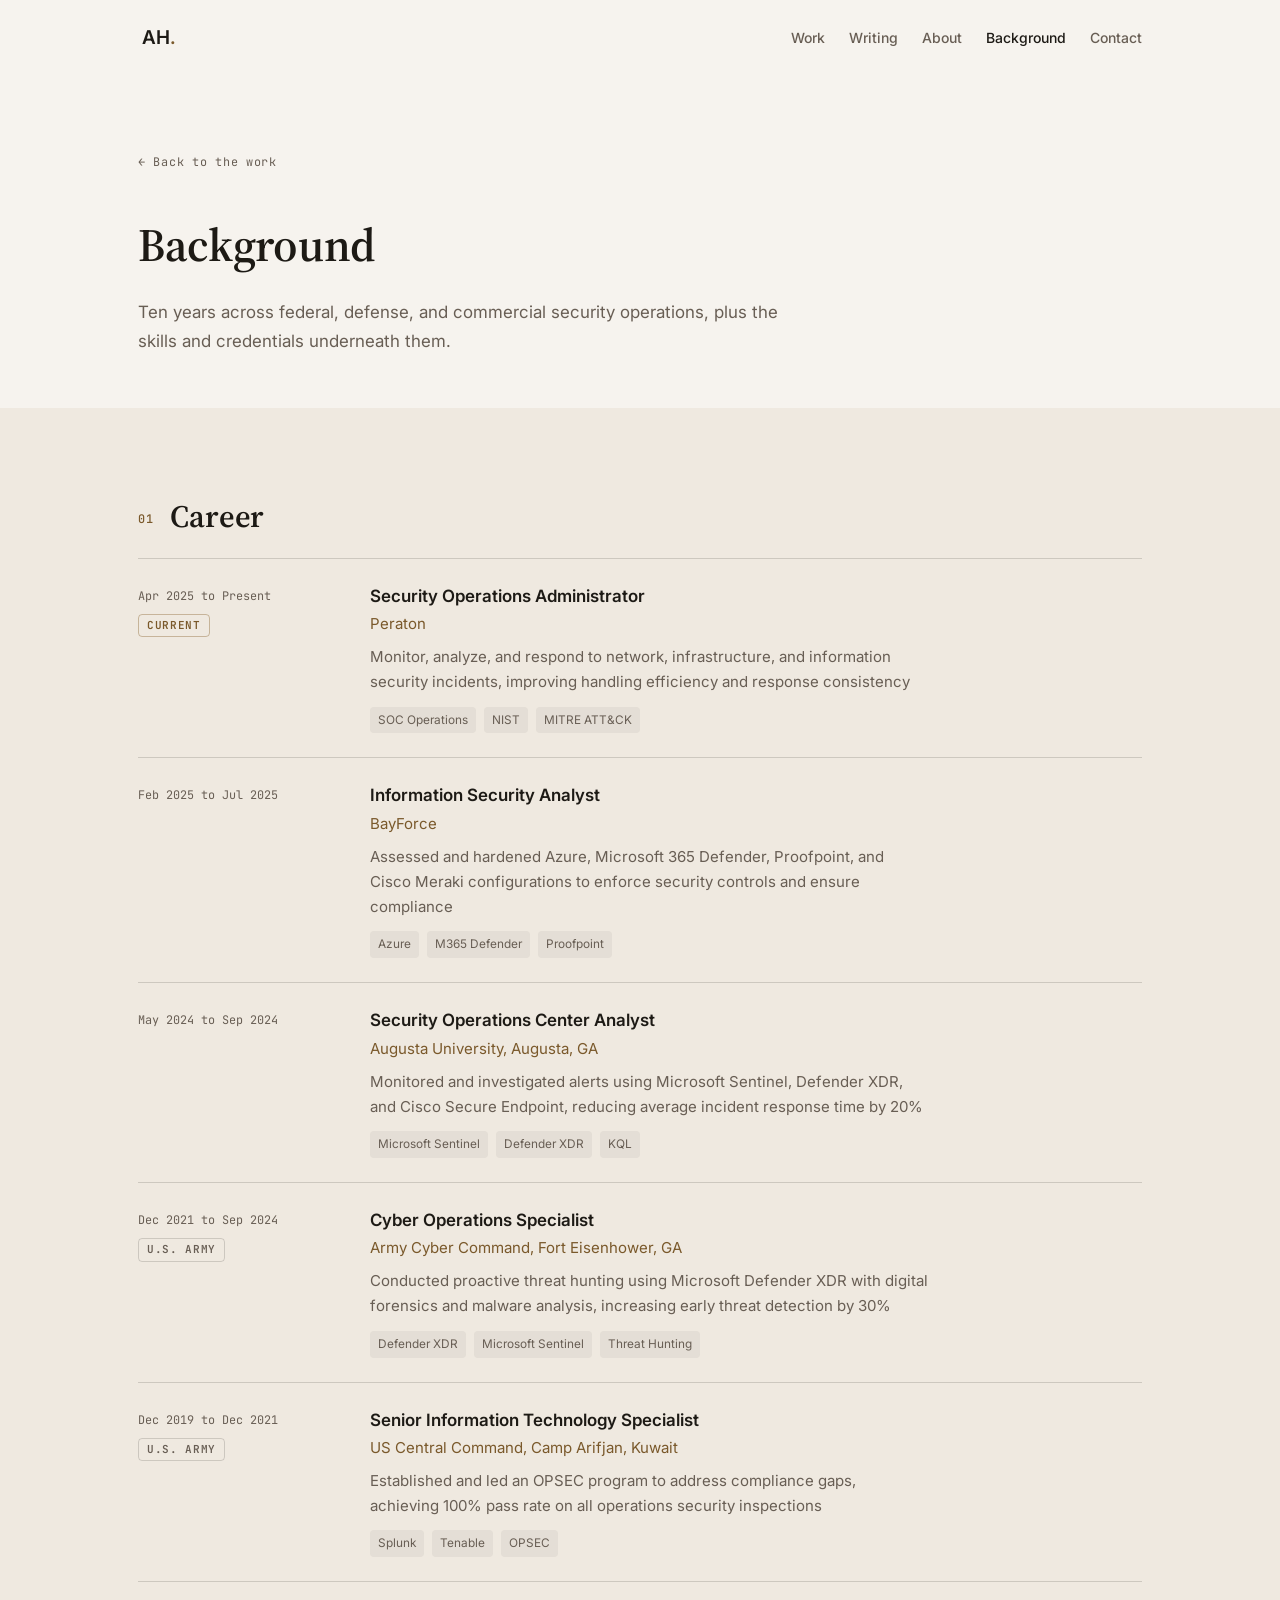
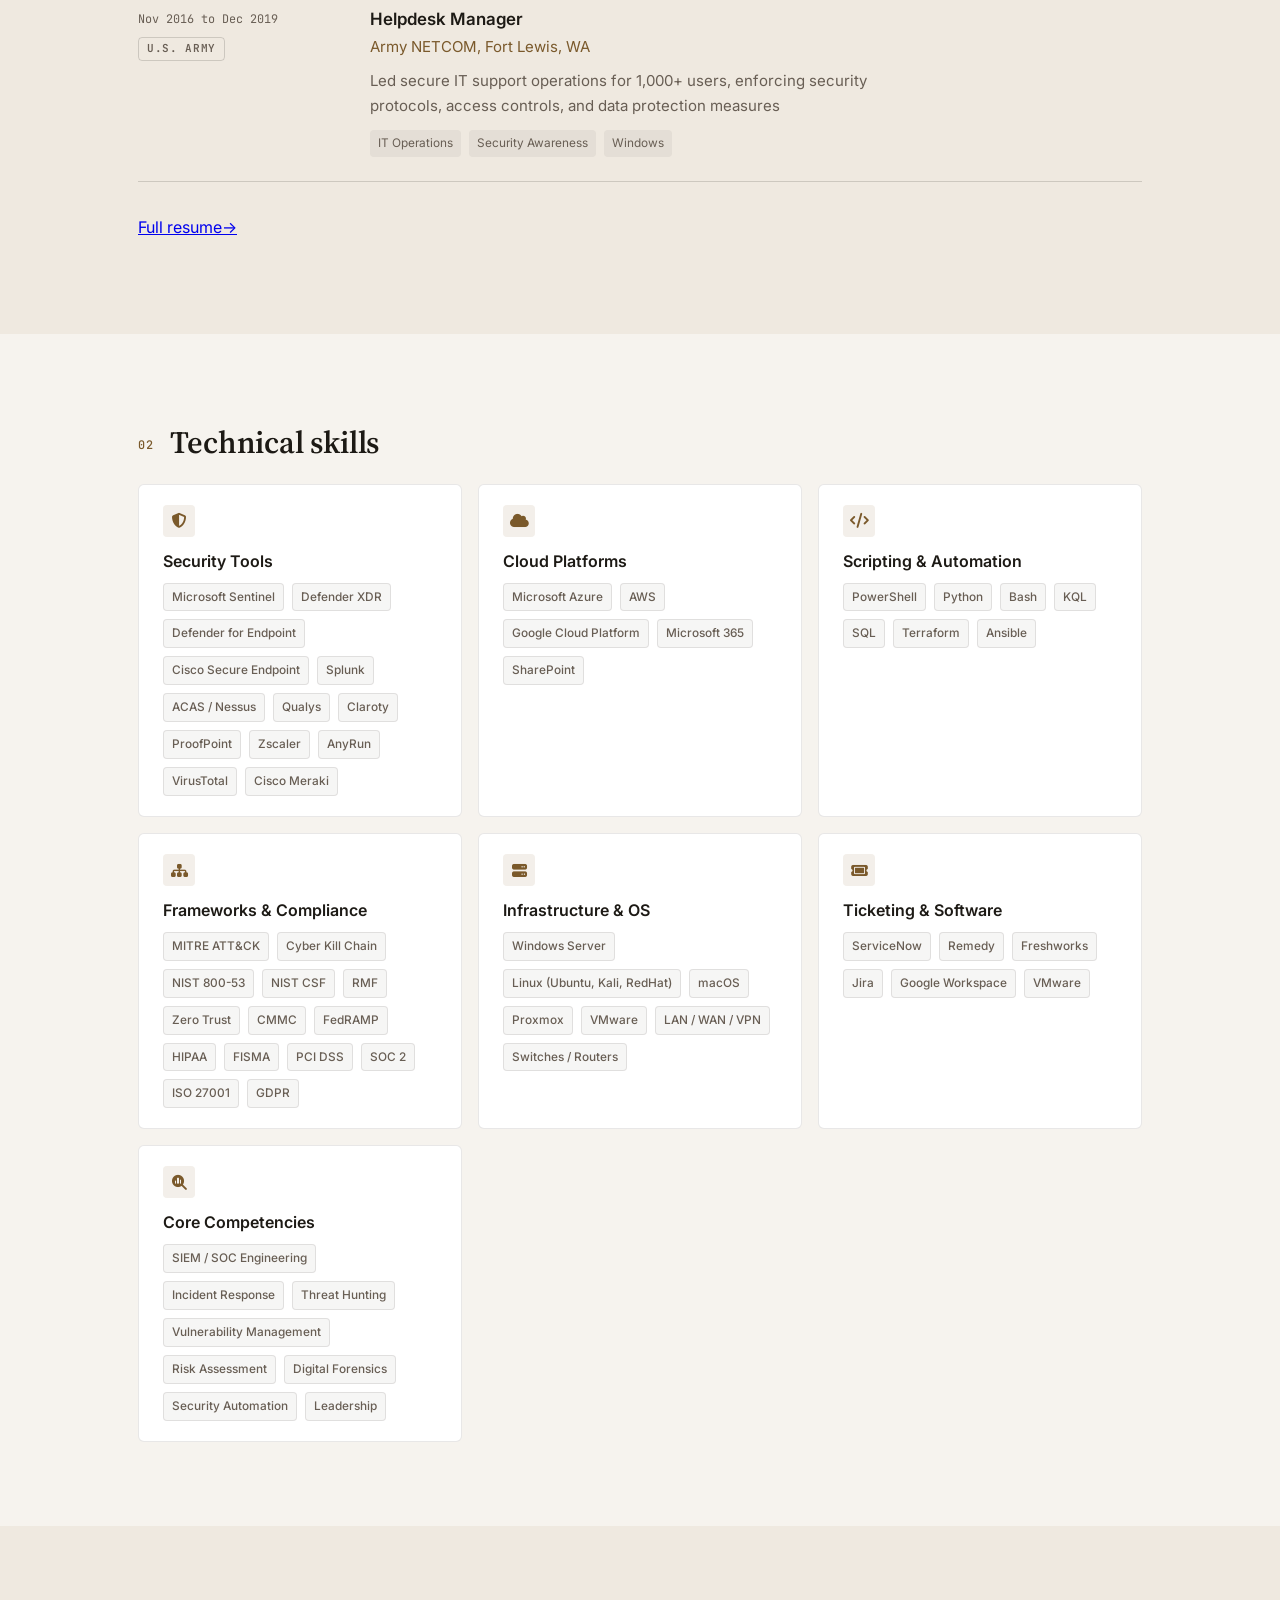
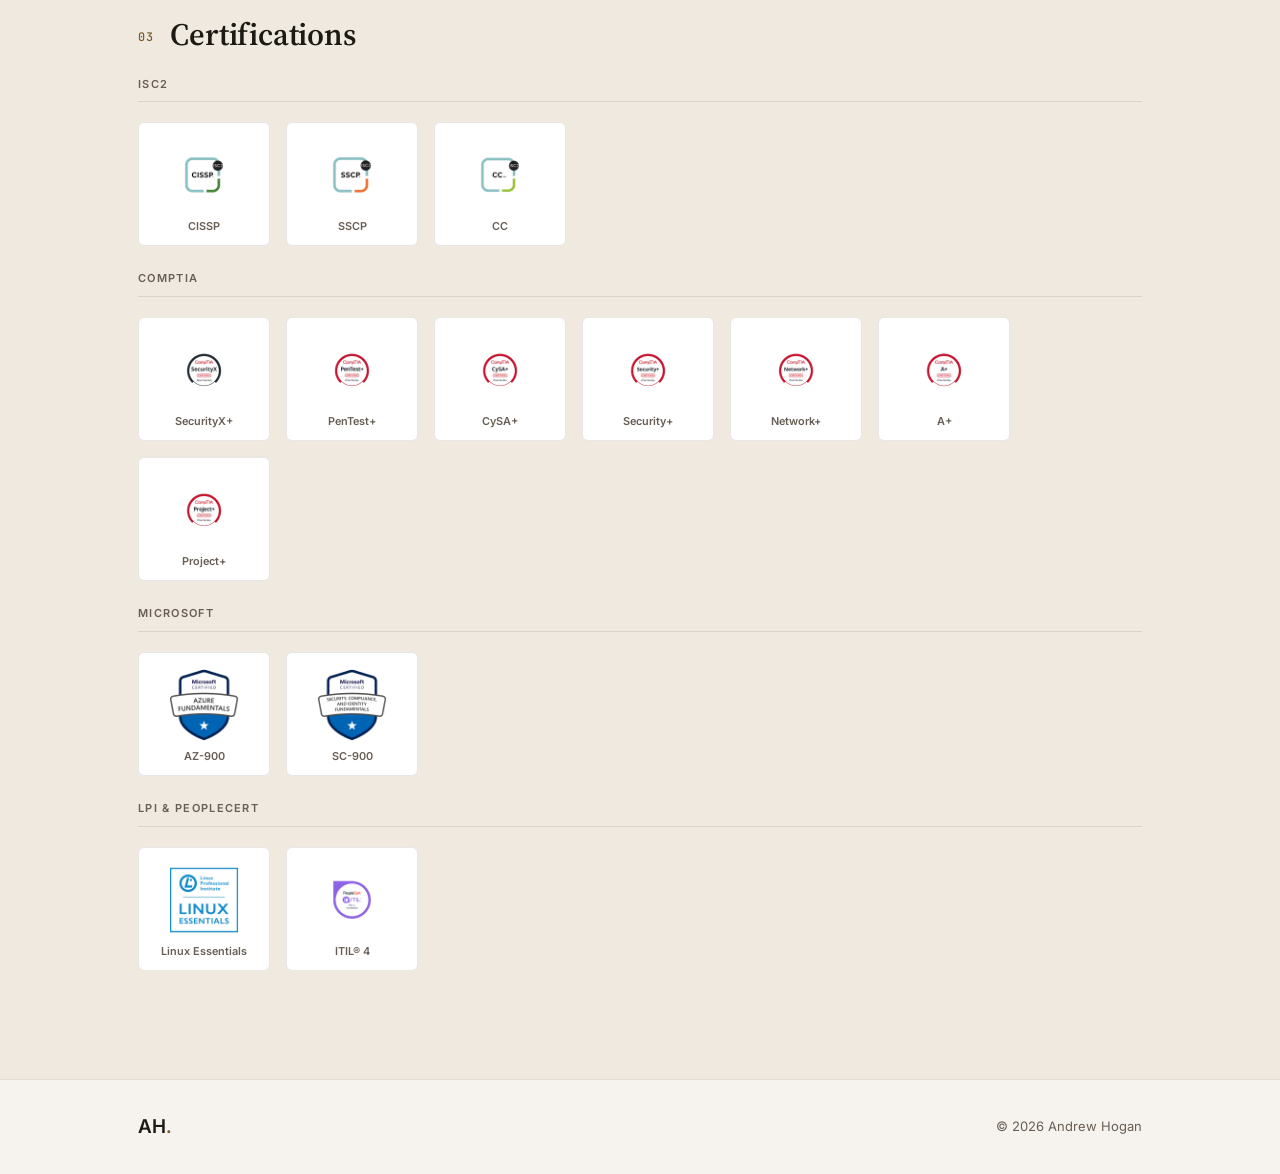
<file: background.html>
<!DOCTYPE html>
<html lang="en">
<head>
  <meta charset="UTF-8" />
  <meta name="viewport" content="width=device-width, initial-scale=1.0" />
  <title>Background | Andrew Hogan | Security Engineer, TS/SCI CI Poly</title>
  <meta name="description" content="Andrew Hogan's full professional background: ten years across federal, defense, and commercial security operations, plus technical skills and 14 industry certifications including CISSP." />
  <link rel="canonical" href="https://www.andrew-hogan.com/background.html" />

  <link rel="icon" href="/favicon.ico" sizes="any" />
  <link rel="icon" type="image/png" sizes="192x192" href="/icon-192.png" />
  <link rel="apple-touch-icon" href="/apple-touch-icon.png" />
  <meta name="theme-color" content="#f6f3ee" />

  <meta property="og:type" content="website" />
  <meta property="og:url" content="https://www.andrew-hogan.com/background.html" />
  <meta property="og:title" content="Background | Andrew Hogan" />
  <meta property="og:description" content="Ten years across federal, defense, and commercial security operations, plus skills and certifications." />
  <meta property="og:image" content="https://www.andrew-hogan.com/og-image.png" />
  <meta name="author" content="Andrew Hogan" />
  <meta name="twitter:card" content="summary_large_image" />
  <meta name="twitter:image" content="https://www.andrew-hogan.com/og-image.png" />

  <link rel="preconnect" href="https://fonts.googleapis.com" />
  <link rel="preconnect" href="https://fonts.gstatic.com" crossorigin />
  <link href="https://fonts.googleapis.com/css2?family=Inter:wght@300;400;500;600;700;800&family=JetBrains+Mono:wght@400;500&family=Source+Serif+4:opsz,wght@8..60,400;8..60,500;8..60,600&display=swap" rel="stylesheet" />
  <link rel="stylesheet" href="https://cdnjs.cloudflare.com/ajax/libs/font-awesome/6.5.0/css/all.min.css" />
  <link rel="stylesheet" href="/style.css" />
  <script type="application/ld+json">
  {
    "@context": "https://schema.org",
    "@type": "ProfilePage",
    "url": "https://www.andrew-hogan.com/background.html",
    "name": "Background \u2014 Andrew Hogan",
    "mainEntity": {
      "@type": "Person",
      "@id": "https://www.andrew-hogan.com/#person",
      "name": "Andrew Hogan",
      "jobTitle": "Security Operations Administrator",
      "worksFor": {
        "@type": "Organization",
        "name": "Peraton"
      },
      "alumniOf": {
        "@type": "CollegeOrUniversity",
        "name": "Western Governors University"
      },
      "hasCredential": [
        {
          "@type": "EducationalOccupationalCredential",
          "name": "CISSP",
          "credentialCategory": "certification"
        },
        {
          "@type": "EducationalOccupationalCredential",
          "name": "SSCP",
          "credentialCategory": "certification"
        },
        {
          "@type": "EducationalOccupationalCredential",
          "name": "CC",
          "credentialCategory": "certification"
        },
        {
          "@type": "EducationalOccupationalCredential",
          "name": "SecurityX+",
          "credentialCategory": "certification"
        },
        {
          "@type": "EducationalOccupationalCredential",
          "name": "PenTest+",
          "credentialCategory": "certification"
        },
        {
          "@type": "EducationalOccupationalCredential",
          "name": "CySA+",
          "credentialCategory": "certification"
        },
        {
          "@type": "EducationalOccupationalCredential",
          "name": "Security+",
          "credentialCategory": "certification"
        },
        {
          "@type": "EducationalOccupationalCredential",
          "name": "Network+",
          "credentialCategory": "certification"
        },
        {
          "@type": "EducationalOccupationalCredential",
          "name": "A+",
          "credentialCategory": "certification"
        },
        {
          "@type": "EducationalOccupationalCredential",
          "name": "Project+",
          "credentialCategory": "certification"
        },
        {
          "@type": "EducationalOccupationalCredential",
          "name": "AZ-900",
          "credentialCategory": "certification"
        },
        {
          "@type": "EducationalOccupationalCredential",
          "name": "SC-900",
          "credentialCategory": "certification"
        },
        {
          "@type": "EducationalOccupationalCredential",
          "name": "Linux Essentials",
          "credentialCategory": "certification"
        },
        {
          "@type": "EducationalOccupationalCredential",
          "name": "ITIL 4",
          "credentialCategory": "certification"
        }
      ],
      "sameAs": [
        "https://www.linkedin.com/in/andrewghogan/",
        "https://github.com/dopedrew",
        "https://c3-security.com"
      ]
    }
  }
  </script>
</head>
<body>

  <nav id="navbar">
    <div class="nav-inner">
      <a href="/" class="nav-logo-link"><span class="nav-logo">AH<span class="accent">.</span></span></a>
      <button class="nav-toggle" aria-expanded="false" aria-controls="nav-links" aria-label="Open menu">
        <span></span><span></span><span></span>
      </button>
      <ul class="nav-links" id="nav-links">
        <li><a href="/#work">Work</a></li>
        <li><a href="/#writing">Writing</a></li>
        <li><a href="/#about">About</a></li>
        <li><a href="/background.html" aria-current="page">Background</a></li>
        <li><a href="/#contact">Contact</a></li>
      </ul>
    </div>
  </nav>

  <main>
  <header class="section page-head">
    <div class="container">
      <a class="post-back" href="/">&larr; Back to the work</a>
      <h1>Background</h1>
      <p class="section-lede">Ten years across federal, defense, and commercial security
         operations, plus the skills and credentials underneath them.</p>
    </div>
  </header>

  <section class="section section-alt" id="experience">
    <div class="container">
      <h2 class="section-title"><span class="section-num">01</span> Career</h2>
      <div class="roles">
        <div class="role">
          <div class="role-when">Apr 2025 to Present<span class="tl-badge current">Current</span></div>
          <div>
            <div class="role-title">Security Operations Administrator</div>
            <div class="role-company">Peraton</div>
            <p class="role-line">Monitor, analyze, and respond to network, infrastructure, and information security incidents, improving handling efficiency and response consistency</p>
            <div class="role-tags"><span>SOC Operations</span><span>NIST</span><span>MITRE ATT&CK</span></div>
          </div>
        </div>
        <div class="role">
          <div class="role-when">Feb 2025 to Jul 2025</div>
          <div>
            <div class="role-title">Information Security Analyst</div>
            <div class="role-company">BayForce</div>
            <p class="role-line">Assessed and hardened Azure, Microsoft 365 Defender, Proofpoint, and Cisco Meraki configurations to enforce security controls and ensure compliance</p>
            <div class="role-tags"><span>Azure</span><span>M365 Defender</span><span>Proofpoint</span></div>
          </div>
        </div>
        <div class="role">
          <div class="role-when">May 2024 to Sep 2024</div>
          <div>
            <div class="role-title">Security Operations Center Analyst</div>
            <div class="role-company">Augusta University, Augusta, GA</div>
            <p class="role-line">Monitored and investigated alerts using Microsoft Sentinel, Defender XDR, and Cisco Secure Endpoint, reducing average incident response time by 20%</p>
            <div class="role-tags"><span>Microsoft Sentinel</span><span>Defender XDR</span><span>KQL</span></div>
          </div>
        </div>
        <div class="role">
          <div class="role-when">Dec 2021 to Sep 2024<span class="tl-badge ">U.S. Army</span></div>
          <div>
            <div class="role-title">Cyber Operations Specialist</div>
            <div class="role-company">Army Cyber Command, Fort Eisenhower, GA</div>
            <p class="role-line">Conducted proactive threat hunting using Microsoft Defender XDR with digital forensics and malware analysis, increasing early threat detection by 30%</p>
            <div class="role-tags"><span>Defender XDR</span><span>Microsoft Sentinel</span><span>Threat Hunting</span></div>
          </div>
        </div>
        <div class="role">
          <div class="role-when">Dec 2019 to Dec 2021<span class="tl-badge ">U.S. Army</span></div>
          <div>
            <div class="role-title">Senior Information Technology Specialist</div>
            <div class="role-company">US Central Command, Camp Arifjan, Kuwait</div>
            <p class="role-line">Established and led an OPSEC program to address compliance gaps, achieving 100% pass rate on all operations security inspections</p>
            <div class="role-tags"><span>Splunk</span><span>Tenable</span><span>OPSEC</span></div>
          </div>
        </div>
        <div class="role">
          <div class="role-when">Nov 2016 to Dec 2019<span class="tl-badge ">U.S. Army</span></div>
          <div>
            <div class="role-title">Helpdesk Manager</div>
            <div class="role-company">Army NETCOM, Fort Lewis, WA</div>
            <p class="role-line">Led secure IT support operations for 1,000+ users, enforcing security protocols, access controls, and data protection measures</p>
            <div class="role-tags"><span>IT Operations</span><span>Security Awareness</span><span>Windows</span></div>
          </div>
        </div>
      </div>
      <a class="work-link roles-more" href="https://1drv.ms/b/s!AjUaEY2n6SO7wFvYzGOdHLzm5_Qd?e=etfCqM" target="_blank" rel="noopener">Full resume <span aria-hidden="true">&rarr;</span></a>
    </div>
  </section>

  <section class="section" id="skills">
    <div class="container">
      <h2 class="section-title"><span class="section-num">02</span> Technical skills</h2>
      <div class="skills-grid">

        <div class="skill-card">
          <div class="skill-icon"><i class="fa-solid fa-shield-halved"></i></div>
          <h3>Security Tools</h3>
          <div class="tag-list">
            <span class="tag">Microsoft Sentinel</span>
            <span class="tag">Defender XDR</span>
            <span class="tag">Defender for Endpoint</span>
            <span class="tag">Cisco Secure Endpoint</span>
            <span class="tag">Splunk</span>
            <span class="tag">ACAS / Nessus</span>
            <span class="tag">Qualys</span>
            <span class="tag">Claroty</span>
            <span class="tag">ProofPoint</span>
            <span class="tag">Zscaler</span>
            <span class="tag">AnyRun</span>
            <span class="tag">VirusTotal</span>
            <span class="tag">Cisco Meraki</span>
          </div>
        </div>

        <div class="skill-card">
          <div class="skill-icon"><i class="fa-solid fa-cloud"></i></div>
          <h3>Cloud Platforms</h3>
          <div class="tag-list">
            <span class="tag">Microsoft Azure</span>
            <span class="tag">AWS</span>
            <span class="tag">Google Cloud Platform</span>
            <span class="tag">Microsoft 365</span>
            <span class="tag">SharePoint</span>
          </div>
        </div>

        <div class="skill-card">
          <div class="skill-icon"><i class="fa-solid fa-code"></i></div>
          <h3>Scripting &amp; Automation</h3>
          <div class="tag-list">
            <span class="tag">PowerShell</span>
            <span class="tag">Python</span>
            <span class="tag">Bash</span>
            <span class="tag">KQL</span>
            <span class="tag">SQL</span>
            <span class="tag">Terraform</span>
            <span class="tag">Ansible</span>
          </div>
        </div>

        <div class="skill-card">
          <div class="skill-icon"><i class="fa-solid fa-sitemap"></i></div>
          <h3>Frameworks &amp; Compliance</h3>
          <div class="tag-list">
            <span class="tag">MITRE ATT&amp;CK</span>
            <span class="tag">Cyber Kill Chain</span>
            <span class="tag">NIST 800-53</span>
            <span class="tag">NIST CSF</span>
            <span class="tag">RMF</span>
            <span class="tag">Zero Trust</span>
            <span class="tag">CMMC</span>
            <span class="tag">FedRAMP</span>
            <span class="tag">HIPAA</span>
            <span class="tag">FISMA</span>
            <span class="tag">PCI DSS</span>
            <span class="tag">SOC 2</span>
            <span class="tag">ISO 27001</span>
            <span class="tag">GDPR</span>
          </div>
        </div>

        <div class="skill-card">
          <div class="skill-icon"><i class="fa-solid fa-server"></i></div>
          <h3>Infrastructure &amp; OS</h3>
          <div class="tag-list">
            <span class="tag">Windows Server</span>
            <span class="tag">Linux (Ubuntu, Kali, RedHat)</span>
            <span class="tag">macOS</span>
            <span class="tag">Proxmox</span>
            <span class="tag">VMware</span>
            <span class="tag">LAN / WAN / VPN</span>
            <span class="tag">Switches / Routers</span>
          </div>
        </div>

        <div class="skill-card">
          <div class="skill-icon"><i class="fa-solid fa-ticket"></i></div>
          <h3>Ticketing &amp; Software</h3>
          <div class="tag-list">
            <span class="tag">ServiceNow</span>
            <span class="tag">Remedy</span>
            <span class="tag">Freshworks</span>
            <span class="tag">Jira</span>
            <span class="tag">Google Workspace</span>
            <span class="tag">VMware</span>
          </div>
        </div>

        <div class="skill-card">
          <div class="skill-icon"><i class="fa-solid fa-magnifying-glass-chart"></i></div>
          <h3>Core Competencies</h3>
          <div class="tag-list">
            <span class="tag">SIEM / SOC Engineering</span>
            <span class="tag">Incident Response</span>
            <span class="tag">Threat Hunting</span>
            <span class="tag">Vulnerability Management</span>
            <span class="tag">Risk Assessment</span>
            <span class="tag">Digital Forensics</span>
            <span class="tag">Security Automation</span>
            <span class="tag">Leadership</span>
          </div>
        </div>

      </div>
    </div>
  </section>

  <section class="section section-alt" id="certifications">
    <div class="container">
      <h2 class="section-title"><span class="section-num">03</span> Certifications</h2>
      <div class="cert-group">
        <div class="cert-group-label">ISC2</div>
        <div class="cert-row">
          <a href="https://www.credly.com/badges/a6d699e8-9f35-4cf6-bd5f-225954ef99bf/public_url" target="_blank" class="cert-card">
            <img src="/images/cissp.png" alt="CISSP" /><span>CISSP</span>
          </a>
          <a href="https://www.credly.com/badges/5d0d7437-b330-49d2-b96f-67201f184d58/public_url" target="_blank" class="cert-card">
            <img src="/images/sscp.png" alt="SSCP" /><span>SSCP</span>
          </a>
          <a href="https://www.credly.com/badges/f5befd6b-d736-498d-850f-73e32060c415/public_url" target="_blank" class="cert-card">
            <img src="/images/cc.png" alt="CC" /><span>CC</span>
          </a>
        </div>
      </div>

      <div class="cert-group">
        <div class="cert-group-label">CompTIA</div>
        <div class="cert-row">
          <a href="https://www.credly.com/badges/639826a7-2736-4adc-b1aa-d2a258d6b916/public_url" target="_blank" class="cert-card">
            <img src="/images/secx.png" alt="SecurityX+" /><span>SecurityX+</span>
          </a>
          <a href="https://www.credly.com/badges/73dc3589-bdb5-4165-907d-1a41cd10523b/public_url" target="_blank" class="cert-card">
            <img src="/images/pentest_plus.png" alt="PenTest+" /><span>PenTest+</span>
          </a>
          <a href="https://www.credly.com/badges/00de0291-5ab5-4825-ae1b-8fcf9e0ba4a7/public_url" target="_blank" class="cert-card">
            <img src="/images/cysa_plus.png" alt="CySA+" /><span>CySA+</span>
          </a>
          <a href="https://www.credly.com/badges/441fc954-89f3-4e85-be98-fe8a3d9bcd47/public_url" target="_blank" class="cert-card">
            <img src="/images/sec_plus.png" alt="Security+" /><span>Security+</span>
          </a>
          <a href="https://www.credly.com/badges/f79c0968-3fcc-4dcf-86e9-17e9a3048487/public_url" target="_blank" class="cert-card">
            <img src="/images/net_plus.png" alt="Network+" /><span>Network+</span>
          </a>
          <a href="https://www.credly.com/badges/e623c8b8-574f-4a90-87c5-f815487505ce/public_url" target="_blank" class="cert-card">
            <img src="/images/a_plus.png" alt="A+" /><span>A+</span>
          </a>
          <a href="https://www.credly.com/badges/90feaf08-33ec-4c70-962a-1955c32e058b/public_url" target="_blank" class="cert-card">
            <img src="/images/project_plus.png" alt="Project+" /><span>Project+</span>
          </a>
        </div>
      </div>

      <div class="cert-group">
        <div class="cert-group-label">Microsoft</div>
        <div class="cert-row">
          <a href="https://learn.microsoft.com/api/credentials/share/en-us/AndrewHogan-1915/432D4E01F82D0F27?sharingId=71C30C5F22C322F8" target="_blank" class="cert-card">
            <img src="/images/az-900.png" alt="AZ-900" /><span>AZ-900</span>
          </a>
          <a href="https://learn.microsoft.com/api/credentials/share/en-us/AndrewHogan-1915/35DADF1BC7C9AB9?sharingId=71C30C5F22C322F8" target="_blank" class="cert-card">
            <img src="/images/sc-900.png" alt="SC-900" /><span>SC-900</span>
          </a>
        </div>
      </div>

      <div class="cert-group">
        <div class="cert-group-label">LPI &amp; PeopleCert</div>
        <div class="cert-row">
          <a href="https://cs.lpi.org/caf/Xamman/certification/verify/LPI000522092/566sugru5t" target="_blank" class="cert-card">
            <img src="/images/LPI_Essentials.png" alt="Linux Essentials" /><span>Linux Essentials</span>
          </a>
          <a href="#" target="_blank" class="cert-card">
            <img src="/images/itil.png" alt="ITIL 4" /><span>ITIL® 4</span>
          </a>
        </div>
      </div>
    </div>
  </section>

  </main>

  <footer class="footer">
    <div class="container footer-inner">
      <span class="nav-logo">AH<span class="accent">.</span></span>
      <p>&copy; 2026 Andrew Hogan</p>
    </div>
  </footer>

  <script>
    (function () {
      var t = document.querySelector('.nav-toggle'),
          n = document.getElementById('nav-links');
      if (!t || !n) return;
      t.addEventListener('click', function () {
        var open = n.classList.toggle('open');
        t.setAttribute('aria-expanded', open);
        t.setAttribute('aria-label', open ? 'Close menu' : 'Open menu');
      });
      // Escape dismisses the menu and returns focus to the trigger.
      document.addEventListener('keydown', function (e) {
        if (e.key === 'Escape' && n.classList.contains('open')) {
          n.classList.remove('open');
          t.setAttribute('aria-expanded', 'false');
          t.setAttribute('aria-label', 'Open menu');
          t.focus();
        }
      });
      n.addEventListener('click', function (e) {
        if (e.target.tagName === 'A') {
          n.classList.remove('open');
          t.setAttribute('aria-expanded', 'false');
          t.setAttribute('aria-label', 'Open menu');
        }
      });
    })();
    // Coalesced into an animation frame; passive so it never blocks scrolling.
    (function () {
      var bar = document.getElementById('navbar'), queued = false;
      function sync() { queued = false; bar.classList.toggle('scrolled', window.scrollY > 40); }
      window.addEventListener('scroll', function () {
        if (!queued) { queued = true; requestAnimationFrame(sync); }
      }, { passive: true });
      sync();
    })();
  </script>
</body>
</html>
</file>
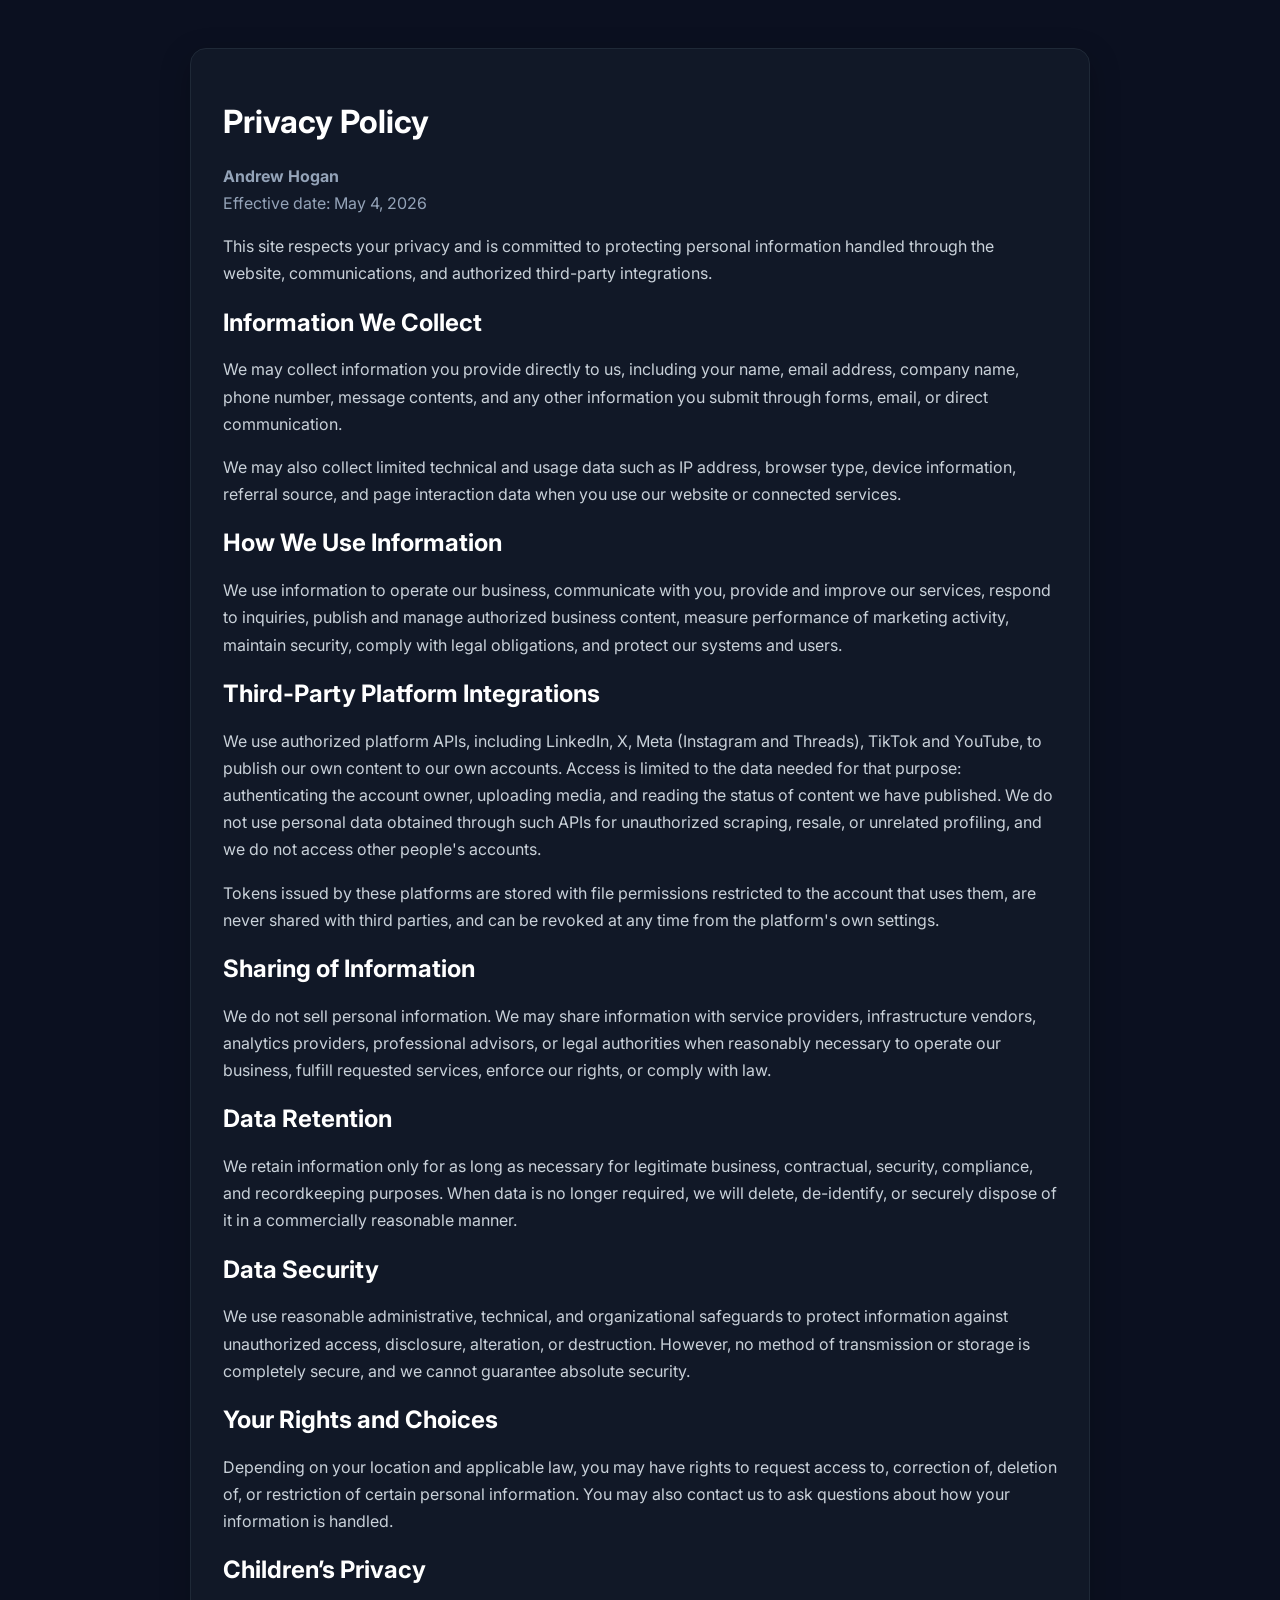
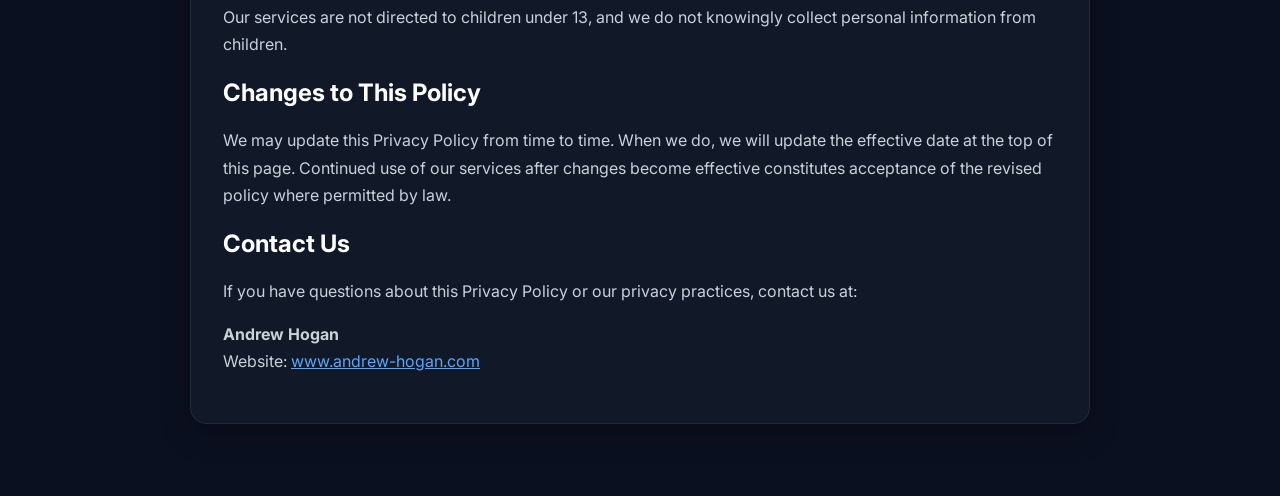
<file: privacy-policy.html>
<!DOCTYPE html>
<html lang="en">
<head>
  <meta charset="UTF-8" />
  <meta name="viewport" content="width=device-width, initial-scale=1.0" />
  <meta name="description" content="Privacy Policy for andrew-hogan.com" />
  <link rel="icon" href="/favicon.ico" sizes="any" />
  <link rel="icon" type="image/png" sizes="192x192" href="/icon-192.png" />
  <link rel="icon" type="image/png" sizes="512x512" href="/icon-512.png" />
  <link rel="apple-touch-icon" href="/apple-touch-icon.png" />
  <meta name="theme-color" content="#0a0f1a" />
  <title>Privacy Policy | Andrew Hogan</title>
  <link rel="preconnect" href="https://fonts.googleapis.com" />
  <link rel="preconnect" href="https://fonts.gstatic.com" crossorigin />
  <link href="https://fonts.googleapis.com/css2?family=Inter:wght@300;400;500;600;700;800&display=swap" rel="stylesheet" />
  <style>
    body { font-family: Inter, Arial, sans-serif; background:#0b1020; color:#e6edf3; margin:0; }
    .wrap { max-width: 900px; margin: 0 auto; padding: 48px 20px 72px; }
    h1,h2 { color:#fff; }
    p, li { line-height: 1.7; color:#c9d1d9; }
    a { color:#58a6ff; }
    .card { background:#111827; border:1px solid #1f2937; border-radius:16px; padding:32px; box-shadow: 0 10px 30px rgba(0,0,0,.25); }
    .muted { color:#94a3b8; }
  </style>
</head>
<body>
  <div class="wrap">
    <div class="card">
      <h1>Privacy Policy</h1>
      <p class="muted"><strong>Andrew Hogan</strong><br>Effective date: May 4, 2026</p>

      <p>This site respects your privacy and is committed to protecting personal information handled through the website, communications, and authorized third-party integrations.</p>

      <h2>Information We Collect</h2>
      <p>We may collect information you provide directly to us, including your name, email address, company name, phone number, message contents, and any other information you submit through forms, email, or direct communication.</p>
      <p>We may also collect limited technical and usage data such as IP address, browser type, device information, referral source, and page interaction data when you use our website or connected services.</p>

      <h2>How We Use Information</h2>
      <p>We use information to operate our business, communicate with you, provide and improve our services, respond to inquiries, publish and manage authorized business content, measure performance of marketing activity, maintain security, comply with legal obligations, and protect our systems and users.</p>

      <h2>Third-Party Platform Integrations</h2>
      <p>We use authorized platform APIs, including LinkedIn, X, Meta (Instagram and Threads), TikTok and YouTube, to publish our own content to our own accounts. Access is limited to the data needed for that purpose: authenticating the account owner, uploading media, and reading the status of content we have published. We do not use personal data obtained through such APIs for unauthorized scraping, resale, or unrelated profiling, and we do not access other people's accounts.</p>
      <p>Tokens issued by these platforms are stored with file permissions restricted to the account that uses them, are never shared with third parties, and can be revoked at any time from the platform's own settings.</p>

      <h2>Sharing of Information</h2>
      <p>We do not sell personal information. We may share information with service providers, infrastructure vendors, analytics providers, professional advisors, or legal authorities when reasonably necessary to operate our business, fulfill requested services, enforce our rights, or comply with law.</p>

      <h2>Data Retention</h2>
      <p>We retain information only for as long as necessary for legitimate business, contractual, security, compliance, and recordkeeping purposes. When data is no longer required, we will delete, de-identify, or securely dispose of it in a commercially reasonable manner.</p>

      <h2>Data Security</h2>
      <p>We use reasonable administrative, technical, and organizational safeguards to protect information against unauthorized access, disclosure, alteration, or destruction. However, no method of transmission or storage is completely secure, and we cannot guarantee absolute security.</p>

      <h2>Your Rights and Choices</h2>
      <p>Depending on your location and applicable law, you may have rights to request access to, correction of, deletion of, or restriction of certain personal information. You may also contact us to ask questions about how your information is handled.</p>

      <h2>Children’s Privacy</h2>
      <p>Our services are not directed to children under 13, and we do not knowingly collect personal information from children.</p>

      <h2>Changes to This Policy</h2>
      <p>We may update this Privacy Policy from time to time. When we do, we will update the effective date at the top of this page. Continued use of our services after changes become effective constitutes acceptance of the revised policy where permitted by law.</p>

      <h2>Contact Us</h2>
      <p>If you have questions about this Privacy Policy or our privacy practices, contact us at:</p>
      <p><strong>Andrew Hogan</strong><br>
      Website: <a href="https://www.andrew-hogan.com">www.andrew-hogan.com</a></p>
    </div>
  </div>
</body>
</html>
</file>
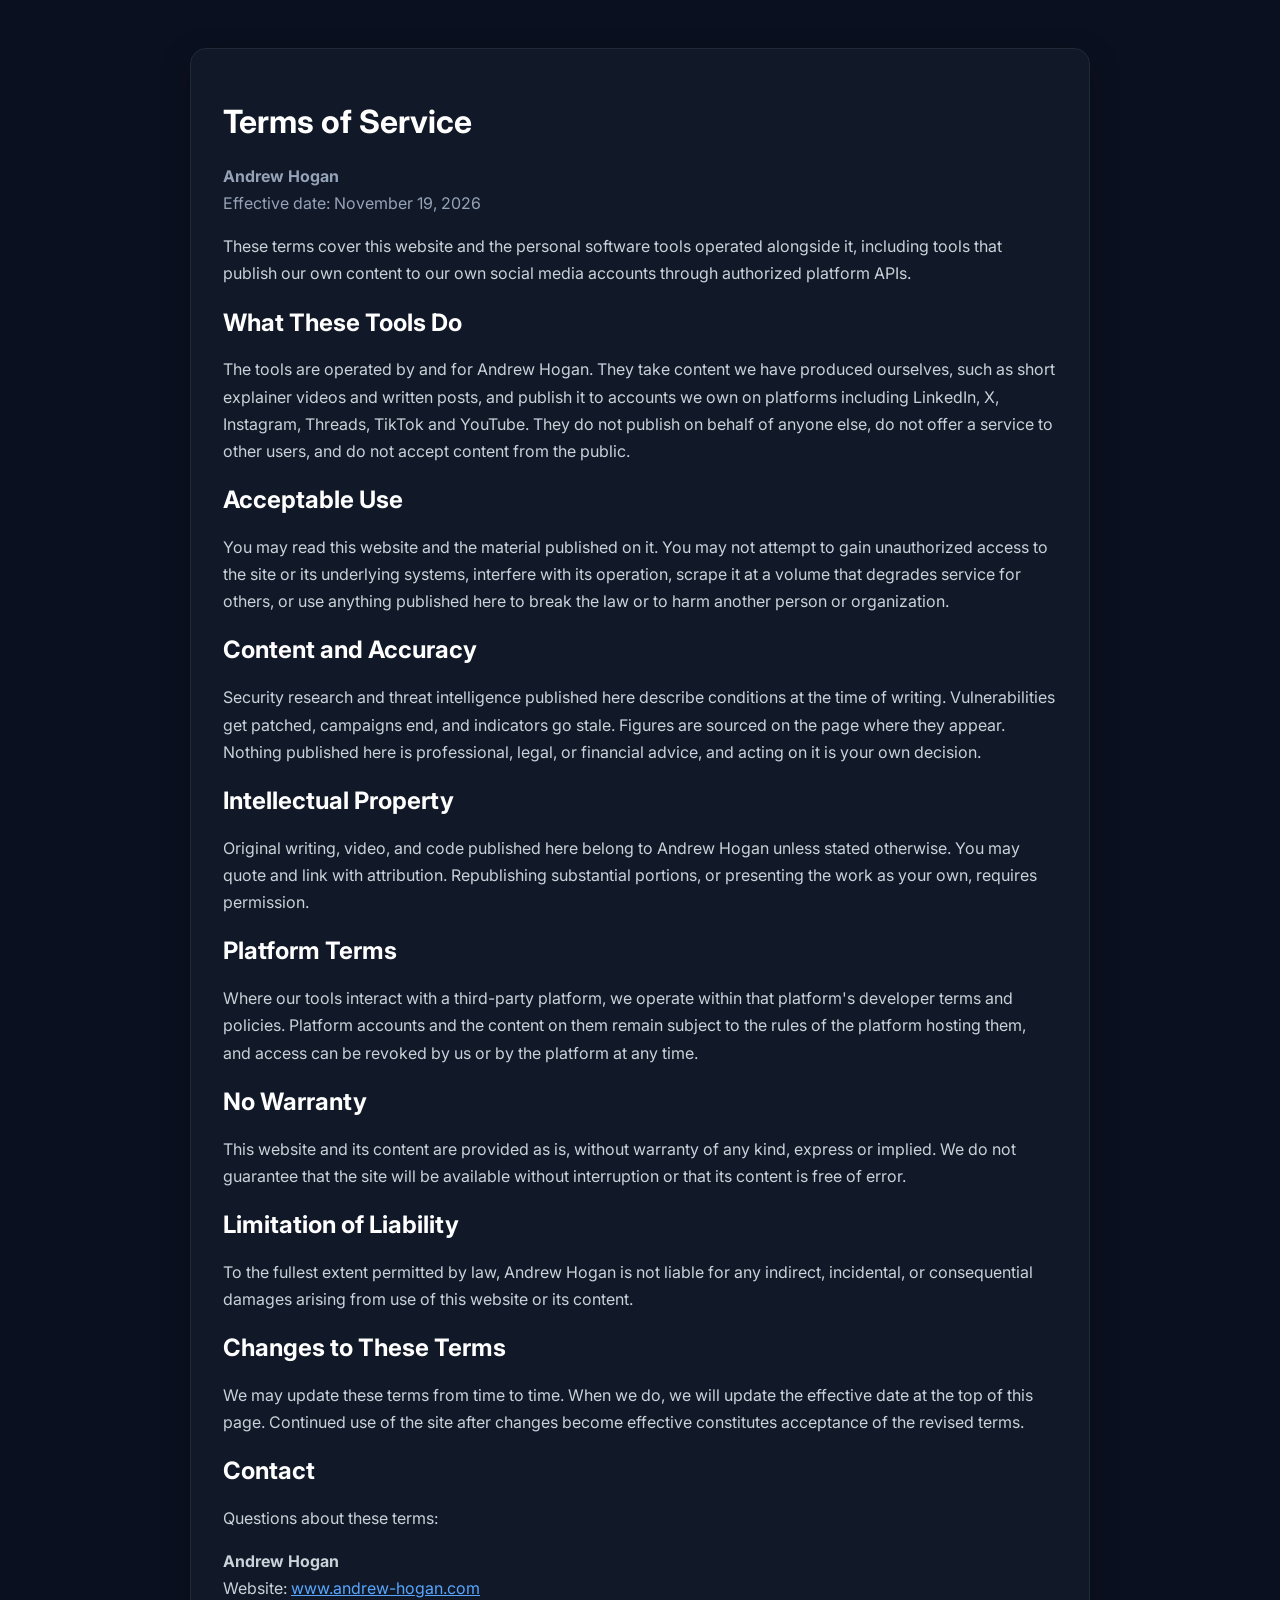
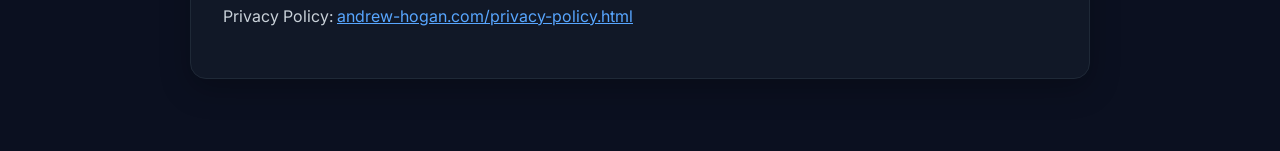
<file: terms-of-service.html>
<!DOCTYPE html>
<html lang="en">
<head>
  <meta charset="UTF-8" />
  <meta name="viewport" content="width=device-width, initial-scale=1.0" />
  <meta name="description" content="Terms of Service for andrew-hogan.com" />
  <link rel="icon" href="/favicon.ico" sizes="any" />
  <link rel="icon" type="image/png" sizes="192x192" href="/icon-192.png" />
  <link rel="icon" type="image/png" sizes="512x512" href="/icon-512.png" />
  <link rel="apple-touch-icon" href="/apple-touch-icon.png" />
  <meta name="theme-color" content="#0a0f1a" />
  <title>Terms of Service | Andrew Hogan</title>
  <link rel="preconnect" href="https://fonts.googleapis.com" />
  <link rel="preconnect" href="https://fonts.gstatic.com" crossorigin />
  <link href="https://fonts.googleapis.com/css2?family=Inter:wght@300;400;500;600;700;800&display=swap" rel="stylesheet" />
  <style>
    body { font-family: Inter, Arial, sans-serif; background:#0b1020; color:#e6edf3; margin:0; }
    .wrap { max-width: 900px; margin: 0 auto; padding: 48px 20px 72px; }
    h1,h2 { color:#fff; }
    p, li { line-height: 1.7; color:#c9d1d9; }
    a { color:#58a6ff; }
    .card { background:#111827; border:1px solid #1f2937; border-radius:16px; padding:32px; box-shadow: 0 10px 30px rgba(0,0,0,.25); }
    .muted { color:#94a3b8; }
  </style>
</head>
<body>
  <div class="wrap">
    <div class="card">
      <h1>Terms of Service</h1>
      <p class="muted"><strong>Andrew Hogan</strong><br>Effective date: November 19, 2026</p>

      <p>These terms cover this website and the personal software tools operated alongside it, including tools that publish our own content to our own social media accounts through authorized platform APIs.</p>

      <h2>What These Tools Do</h2>
      <p>The tools are operated by and for Andrew Hogan. They take content we have produced ourselves, such as short explainer videos and written posts, and publish it to accounts we own on platforms including LinkedIn, X, Instagram, Threads, TikTok and YouTube. They do not publish on behalf of anyone else, do not offer a service to other users, and do not accept content from the public.</p>

      <h2>Acceptable Use</h2>
      <p>You may read this website and the material published on it. You may not attempt to gain unauthorized access to the site or its underlying systems, interfere with its operation, scrape it at a volume that degrades service for others, or use anything published here to break the law or to harm another person or organization.</p>

      <h2>Content and Accuracy</h2>
      <p>Security research and threat intelligence published here describe conditions at the time of writing. Vulnerabilities get patched, campaigns end, and indicators go stale. Figures are sourced on the page where they appear. Nothing published here is professional, legal, or financial advice, and acting on it is your own decision.</p>

      <h2>Intellectual Property</h2>
      <p>Original writing, video, and code published here belong to Andrew Hogan unless stated otherwise. You may quote and link with attribution. Republishing substantial portions, or presenting the work as your own, requires permission.</p>

      <h2>Platform Terms</h2>
      <p>Where our tools interact with a third-party platform, we operate within that platform's developer terms and policies. Platform accounts and the content on them remain subject to the rules of the platform hosting them, and access can be revoked by us or by the platform at any time.</p>

      <h2>No Warranty</h2>
      <p>This website and its content are provided as is, without warranty of any kind, express or implied. We do not guarantee that the site will be available without interruption or that its content is free of error.</p>

      <h2>Limitation of Liability</h2>
      <p>To the fullest extent permitted by law, Andrew Hogan is not liable for any indirect, incidental, or consequential damages arising from use of this website or its content.</p>

      <h2>Changes to These Terms</h2>
      <p>We may update these terms from time to time. When we do, we will update the effective date at the top of this page. Continued use of the site after changes become effective constitutes acceptance of the revised terms.</p>

      <h2>Contact</h2>
      <p>Questions about these terms:</p>
      <p><strong>Andrew Hogan</strong><br>
      Website: <a href="https://www.andrew-hogan.com">www.andrew-hogan.com</a><br>
      Privacy Policy: <a href="/privacy-policy.html">andrew-hogan.com/privacy-policy.html</a></p>
    </div>
  </div>
</body>
</html>
</file>
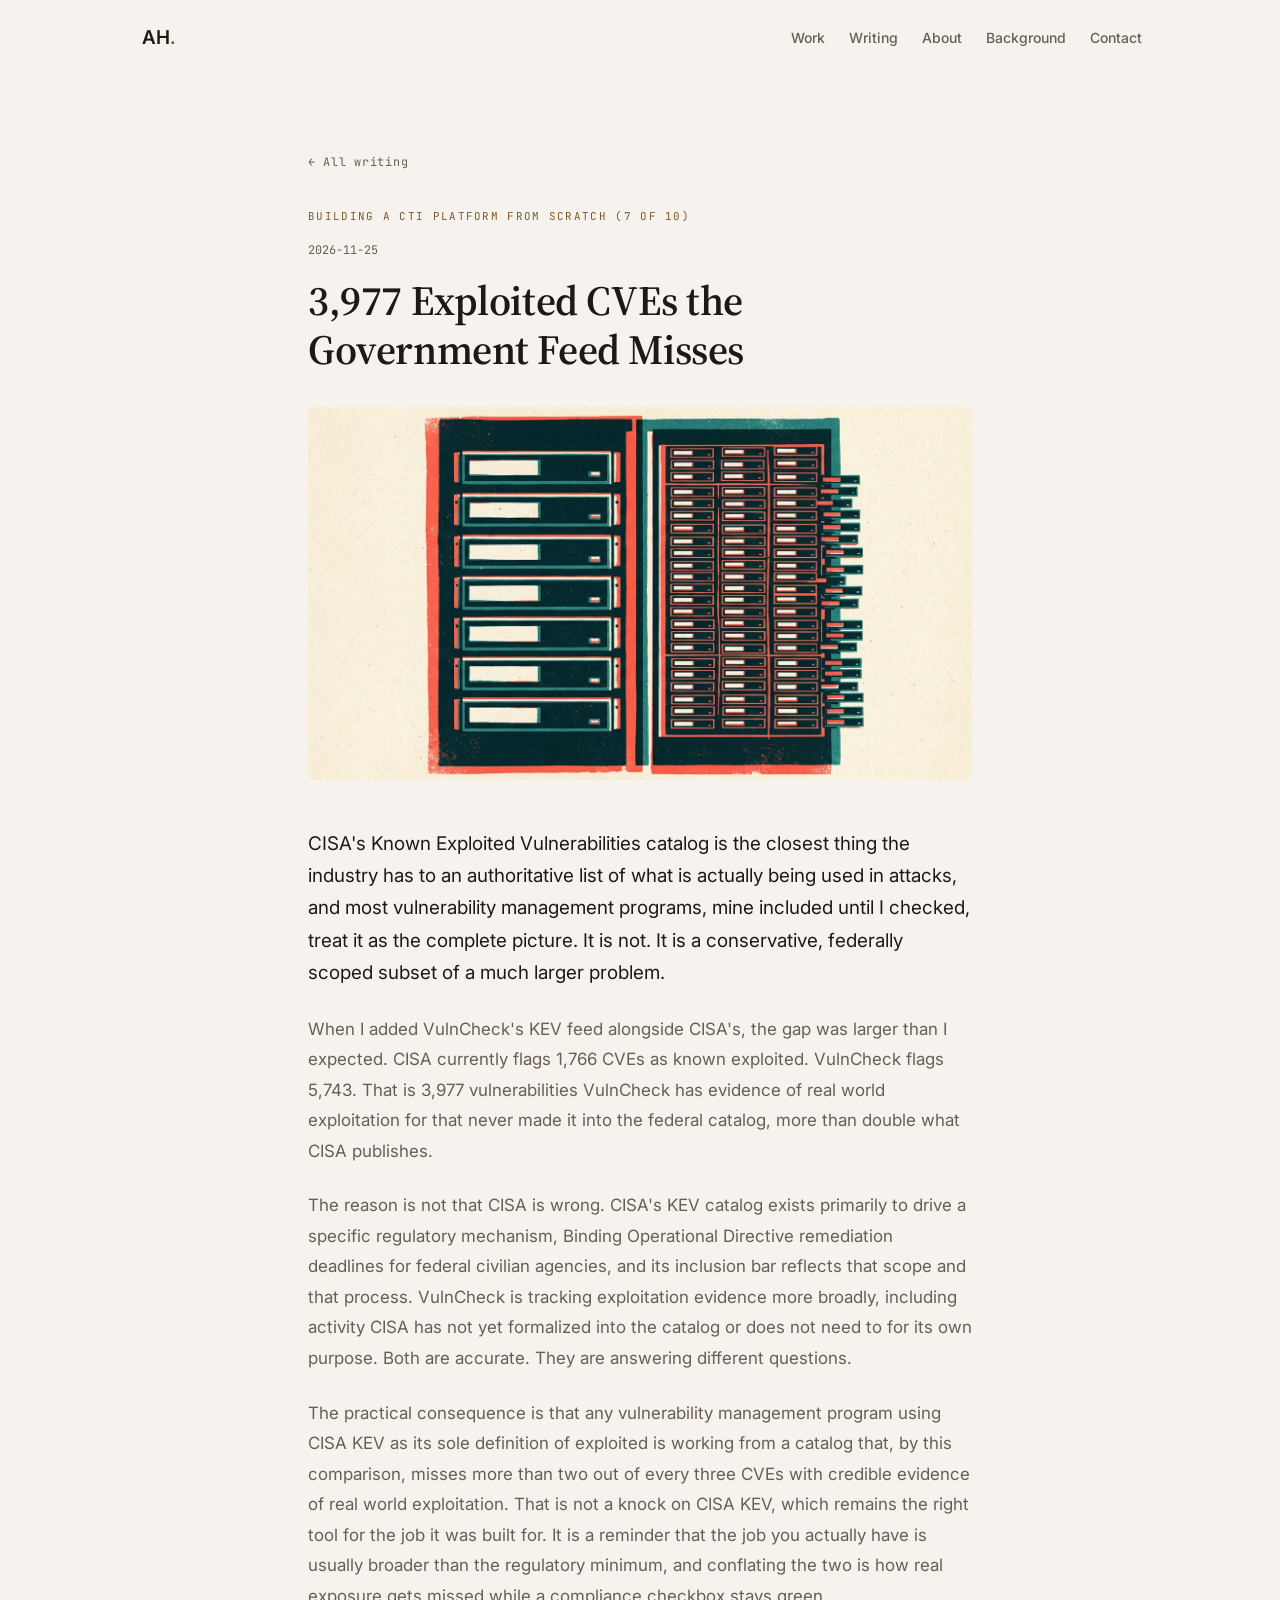
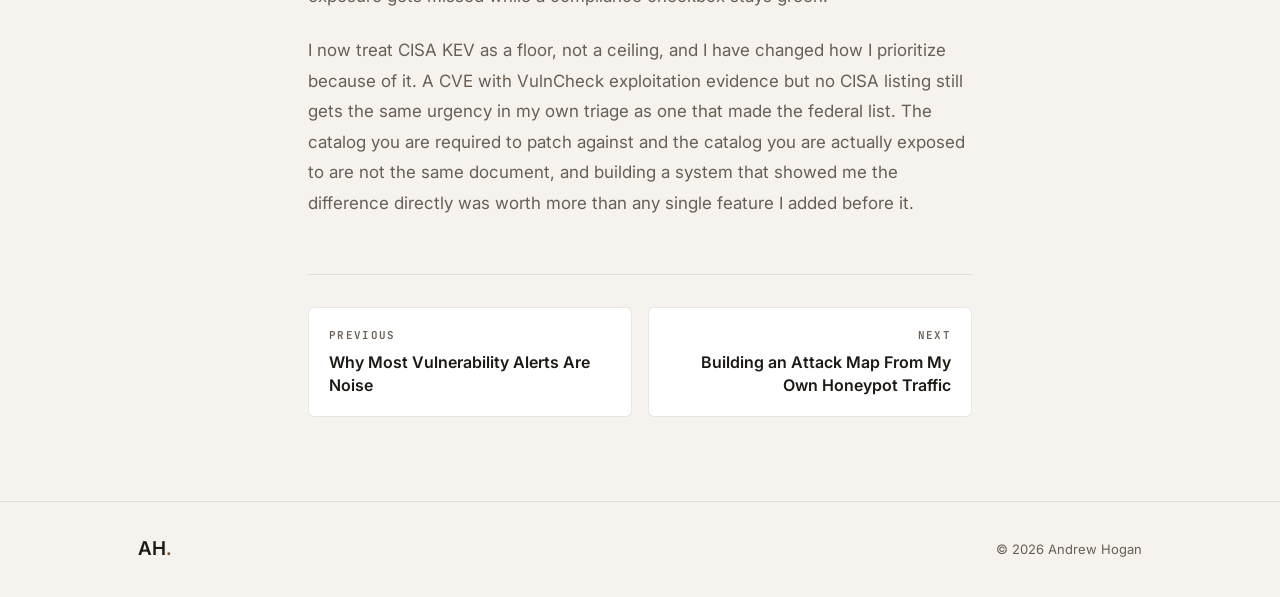
<file: blog/3977-exploited-cves-government-feed-misses.html>
<!DOCTYPE html>
<html lang="en">
<head>
  <meta charset="UTF-8" />
  <meta name="viewport" content="width=device-width, initial-scale=1.0" />
  <meta name="description" content="CISA&#x27;s Known Exploited Vulnerabilities catalog is the closest thing the industry has to an authoritative list of what is actually being used in attacks, and most vulnerability management programs,…" />
  <link rel="canonical" href="https://www.andrew-hogan.com/blog/3977-exploited-cves-government-feed-misses.html" />
  <link rel="icon" href="/favicon.ico" sizes="any" />
  <link rel="icon" type="image/png" sizes="192x192" href="/icon-192.png" />
  <link rel="apple-touch-icon" href="/apple-touch-icon.png" />
  <meta name="theme-color" content="#f6f3ee" />
  <meta property="og:title" content="3,977 Exploited CVEs the Government Feed Misses" />
  <meta property="og:description" content="CISA&#x27;s Known Exploited Vulnerabilities catalog is the closest thing the industry has to an authoritative list of what is actually being used in attacks, and most vulnerability management programs,…" />
  <meta property="og:type" content="article" />
  <meta property="og:image" content="https://www.andrew-hogan.com/images/blog/3977-exploited-cves-government-feed-misses.png" />
  <meta name="twitter:card" content="summary_large_image" />
  <title>3,977 Exploited CVEs the Government Feed Misses | Andrew Hogan</title>
  <link rel="preconnect" href="https://fonts.googleapis.com" />
  <link rel="preconnect" href="https://fonts.gstatic.com" crossorigin />
  <link href="https://fonts.googleapis.com/css2?family=Inter:wght@300;400;500;600;700;800&family=JetBrains+Mono:wght@400;500&family=Source+Serif+4:opsz,wght@8..60,500;8..60,600&display=swap" rel="stylesheet" />
  <link rel="stylesheet" href="/style.css" />
</head>
<body>
  <nav id="navbar">
    <div class="nav-inner">
      <a href="/" class="nav-logo-link"><span class="nav-logo">AH<span class="accent">.</span></span></a>
      <button class="nav-toggle" aria-expanded="false" aria-controls="nav-links" aria-label="Open menu">
        <span></span><span></span><span></span>
      </button>
      <div class="nav-links" id="nav-links">
        <a href="/#work">Work</a>
        <a href="/blog/">Writing</a>
        <a href="/#about">About</a>
        <a href="/background.html">Background</a>
        <a href="/#contact">Contact</a>
      </div>
    </div>
  </nav>

  <main id="main">
<script type="application/ld+json">{"@context": "https://schema.org", "@type": "BlogPosting", "headline": "3,977 Exploited CVEs the Government Feed Misses", "description": "CISA's Known Exploited Vulnerabilities catalog is the closest thing the industry has to an authoritative list of what is actually being used in attacks, and most vulnerability management programs,\u2026", "datePublished": "2026-11-25", "dateModified": "2026-11-25", "author": {"@id": "https://www.andrew-hogan.com/#person"}, "publisher": {"@id": "https://www.andrew-hogan.com/#person"}, "mainEntityOfPage": {"@type": "WebPage", "@id": "https://www.andrew-hogan.com/blog/3977-exploited-cves-government-feed-misses.html"}, "inLanguage": "en-US", "image": "https://www.andrew-hogan.com/images/blog/3977-exploited-cves-government-feed-misses.png", "isPartOf": {"@type": "CreativeWorkSeries", "name": "Building a CTI Platform From Scratch (7 of 10)"}}</script>
  <article class="section post-page">
    <div class="container narrow">
      <a class="post-back" href="/blog/">&larr; All writing</a>
      <div class="post-kicker">Building a CTI Platform From Scratch (7 of 10)</div>
      <p class="post-date"><time datetime="2026-11-25">2026-11-25</time></p>
      <h1 class="post-h1">3,977 Exploited CVEs the Government Feed Misses</h1>
      <img class="post-cover" src="/images/blog/3977-exploited-cves-government-feed-misses.png" alt="Cover illustration for 3,977 Exploited CVEs the Government Feed Misses" />
      <div class="post-body">
      <p class="post-lede">CISA&#x27;s Known Exploited Vulnerabilities catalog is the closest thing the industry has to an authoritative list of what is actually being used in attacks, and most vulnerability management programs, mine included until I checked, treat it as the complete picture. It is not. It is a conservative, federally scoped subset of a much larger problem.</p>
      <p>When I added VulnCheck&#x27;s KEV feed alongside CISA&#x27;s, the gap was larger than I expected. CISA currently flags 1,766 CVEs as known exploited. VulnCheck flags 5,743. That is 3,977 vulnerabilities VulnCheck has evidence of real world exploitation for that never made it into the federal catalog, more than double what CISA publishes.</p>
      <p>The reason is not that CISA is wrong. CISA&#x27;s KEV catalog exists primarily to drive a specific regulatory mechanism, Binding Operational Directive remediation deadlines for federal civilian agencies, and its inclusion bar reflects that scope and that process. VulnCheck is tracking exploitation evidence more broadly, including activity CISA has not yet formalized into the catalog or does not need to for its own purpose. Both are accurate. They are answering different questions.</p>
      <p>The practical consequence is that any vulnerability management program using CISA KEV as its sole definition of exploited is working from a catalog that, by this comparison, misses more than two out of every three CVEs with credible evidence of real world exploitation. That is not a knock on CISA KEV, which remains the right tool for the job it was built for. It is a reminder that the job you actually have is usually broader than the regulatory minimum, and conflating the two is how real exposure gets missed while a compliance checkbox stays green.</p>
      <p>I now treat CISA KEV as a floor, not a ceiling, and I have changed how I prioritize because of it. A CVE with VulnCheck exploitation evidence but no CISA listing still gets the same urgency in my own triage as one that made the federal list. The catalog you are required to patch against and the catalog you are actually exposed to are not the same document, and building a system that showed me the difference directly was worth more than any single feature I added before it.</p>
      </div>
      <div class="post-nav"><a class="post-nav-link" href="/blog/why-most-vulnerability-alerts-are-noise.html"><span>Previous</span>Why Most Vulnerability Alerts Are Noise</a><a class="post-nav-link next" href="/blog/attack-map-from-honeypot-traffic.html"><span>Next</span>Building an Attack Map From My Own Honeypot Traffic</a></div>
    </div>
  </article>

  <script>
    // Blog pages share the fixed navbar, so they need the same scrolled
    // material the home and background pages use.
    (function () {
      var bar = document.getElementById('navbar'), queued = false;
      function sync() { queued = false; bar.classList.toggle('scrolled', window.scrollY > 40); }
      window.addEventListener('scroll', function () {
        if (!queued) { queued = true; requestAnimationFrame(sync); }
      }, { passive: true });
      sync();
    })();
    (function () {
      var t = document.querySelector('.nav-toggle'),
          n = document.getElementById('nav-links');
      if (!t || !n) return;
      t.addEventListener('click', function () {
        var open = n.classList.toggle('open');
        t.setAttribute('aria-expanded', open);
        t.setAttribute('aria-label', open ? 'Close menu' : 'Open menu');
      });
      // Escape dismisses the menu and returns focus to the trigger.
      document.addEventListener('keydown', function (e) {
        if (e.key === 'Escape' && n.classList.contains('open')) {
          n.classList.remove('open');
          t.setAttribute('aria-expanded', 'false');
          t.setAttribute('aria-label', 'Open menu');
          t.focus();
        }
      });
      n.addEventListener('click', function (e) {
        if (e.target.tagName === 'A') {
          n.classList.remove('open');
          t.setAttribute('aria-expanded', 'false');
          t.setAttribute('aria-label', 'Open menu');
        }
      });
    })();
  </script>

  </main>

  <footer class="footer">
    <div class="container footer-inner">
      <span class="nav-logo">AH<span class="accent">.</span></span>
      <p>&copy; 2026 Andrew Hogan</p>
    </div>
  </footer>
</body>
</html>
</file>
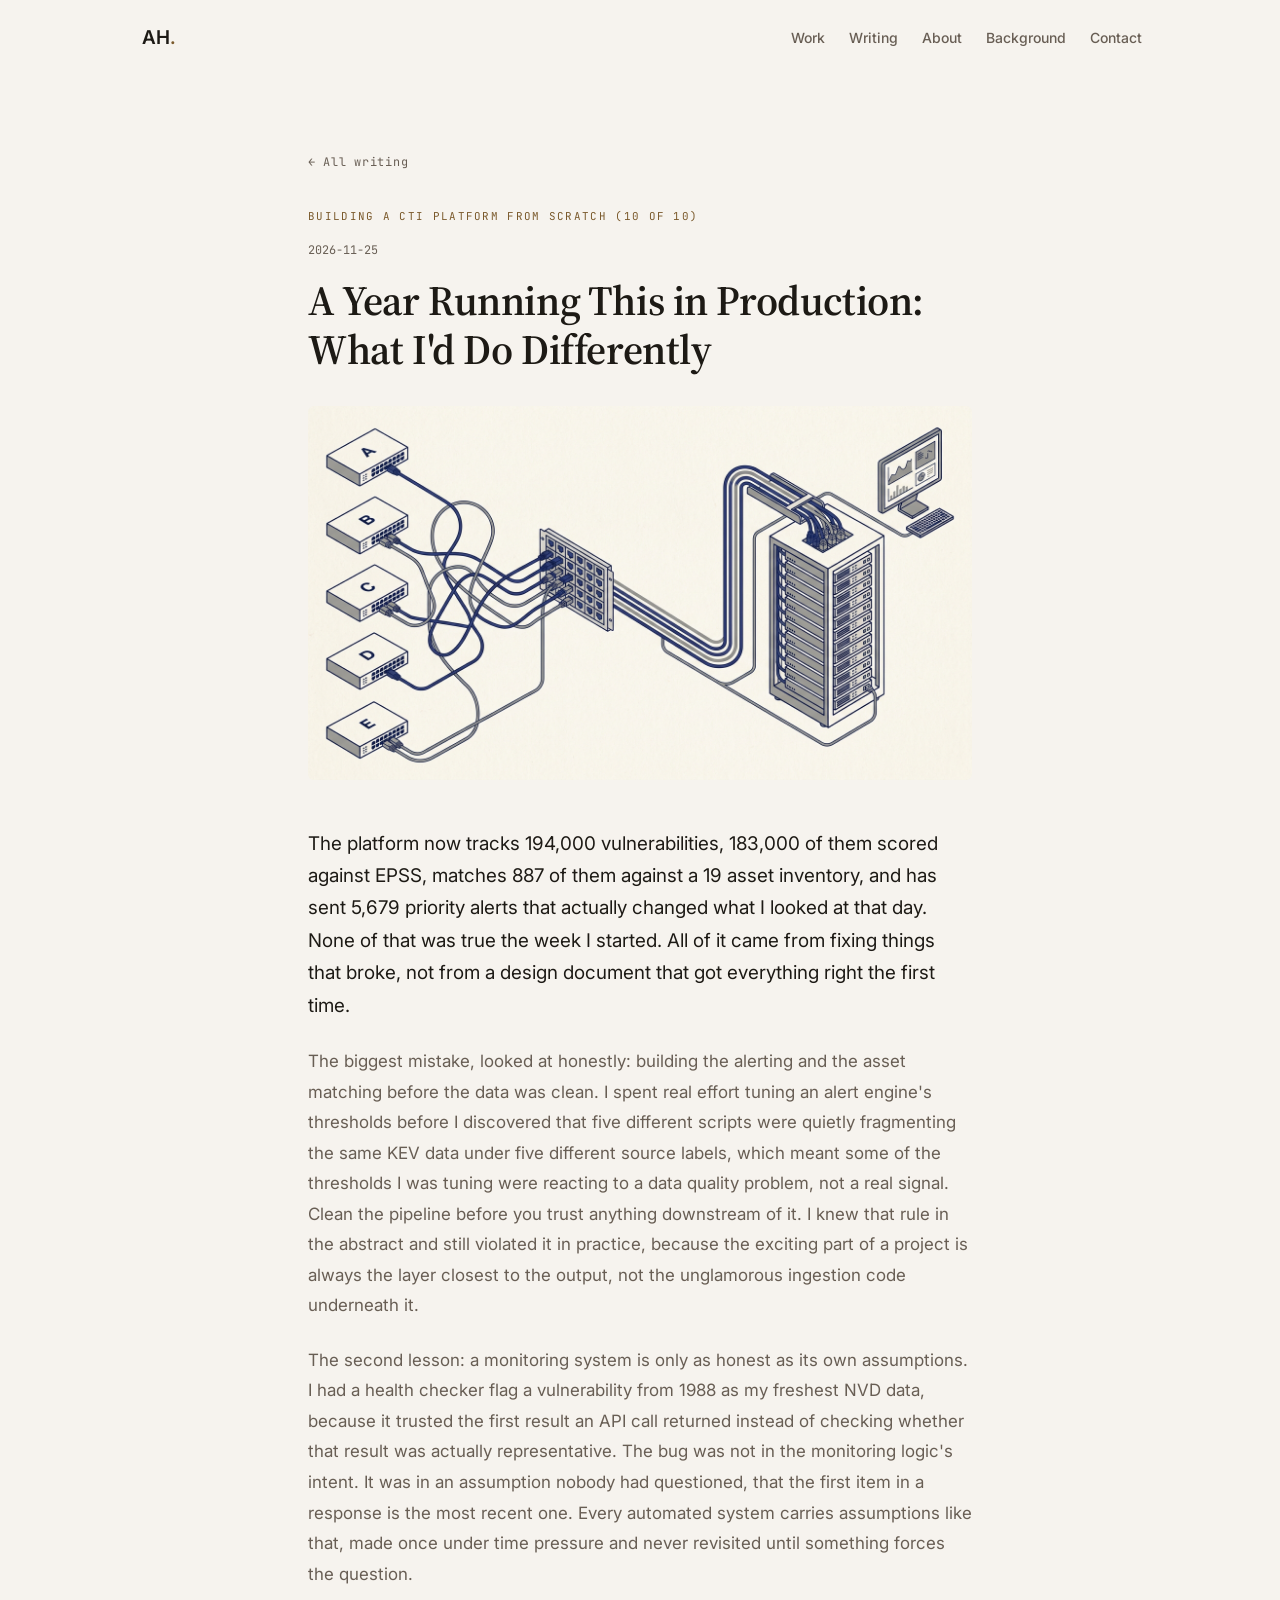
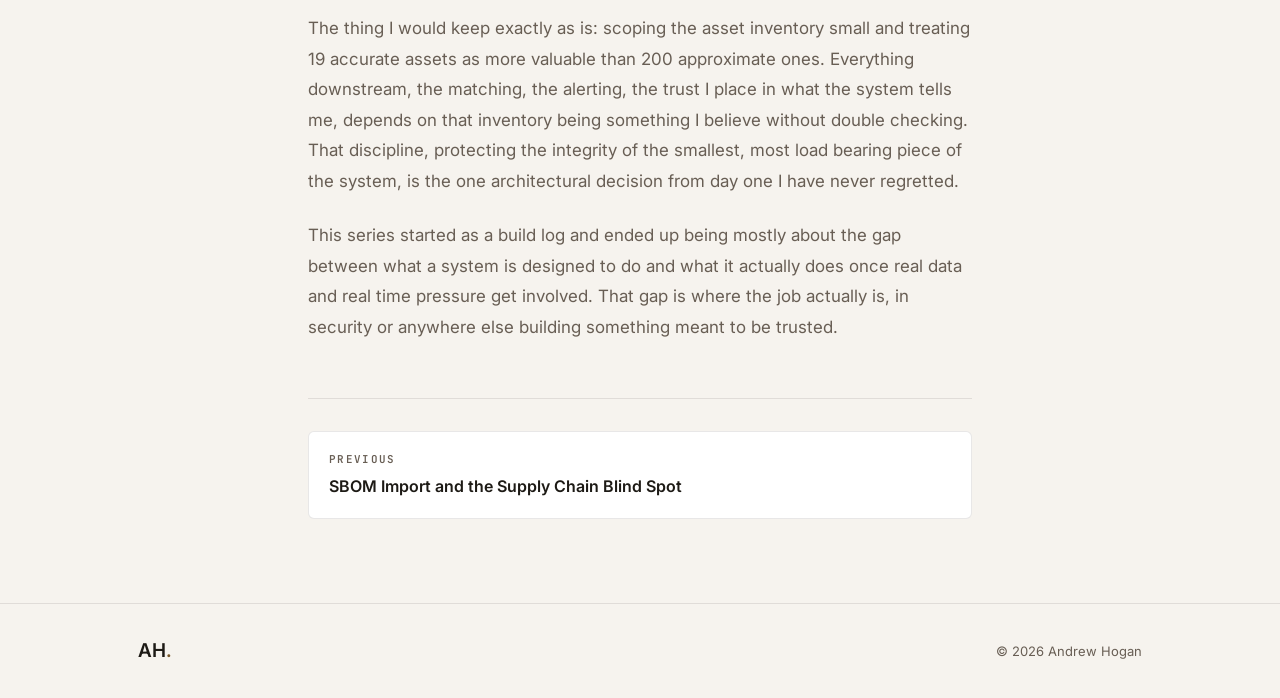
<file: blog/a-year-in-production-what-id-change.html>
<!DOCTYPE html>
<html lang="en">
<head>
  <meta charset="UTF-8" />
  <meta name="viewport" content="width=device-width, initial-scale=1.0" />
  <meta name="description" content="The platform now tracks 194,000 vulnerabilities, 183,000 of them scored against EPSS, matches 887 of them against a 19 asset inventory, and has sent 5,679 priority alerts that actually changed what I…" />
  <link rel="canonical" href="https://www.andrew-hogan.com/blog/a-year-in-production-what-id-change.html" />
  <link rel="icon" href="/favicon.ico" sizes="any" />
  <link rel="icon" type="image/png" sizes="192x192" href="/icon-192.png" />
  <link rel="apple-touch-icon" href="/apple-touch-icon.png" />
  <meta name="theme-color" content="#f6f3ee" />
  <meta property="og:title" content="A Year Running This in Production: What I&#x27;d Do Differently" />
  <meta property="og:description" content="The platform now tracks 194,000 vulnerabilities, 183,000 of them scored against EPSS, matches 887 of them against a 19 asset inventory, and has sent 5,679 priority alerts that actually changed what I…" />
  <meta property="og:type" content="article" />
  <meta property="og:image" content="https://www.andrew-hogan.com/images/blog/a-year-in-production-what-id-change.png" />
  <meta name="twitter:card" content="summary_large_image" />
  <title>A Year Running This in Production: What I&#x27;d Do Differently | Andrew Hogan</title>
  <link rel="preconnect" href="https://fonts.googleapis.com" />
  <link rel="preconnect" href="https://fonts.gstatic.com" crossorigin />
  <link href="https://fonts.googleapis.com/css2?family=Inter:wght@300;400;500;600;700;800&family=JetBrains+Mono:wght@400;500&family=Source+Serif+4:opsz,wght@8..60,500;8..60,600&display=swap" rel="stylesheet" />
  <link rel="stylesheet" href="/style.css" />
</head>
<body>
  <nav id="navbar">
    <div class="nav-inner">
      <a href="/" class="nav-logo-link"><span class="nav-logo">AH<span class="accent">.</span></span></a>
      <button class="nav-toggle" aria-expanded="false" aria-controls="nav-links" aria-label="Open menu">
        <span></span><span></span><span></span>
      </button>
      <div class="nav-links" id="nav-links">
        <a href="/#work">Work</a>
        <a href="/blog/">Writing</a>
        <a href="/#about">About</a>
        <a href="/background.html">Background</a>
        <a href="/#contact">Contact</a>
      </div>
    </div>
  </nav>

  <main id="main">
<script type="application/ld+json">{"@context": "https://schema.org", "@type": "BlogPosting", "headline": "A Year Running This in Production: What I'd Do Differently", "description": "The platform now tracks 194,000 vulnerabilities, 183,000 of them scored against EPSS, matches 887 of them against a 19 asset inventory, and has sent 5,679 priority alerts that actually changed what I\u2026", "datePublished": "2026-11-25", "dateModified": "2026-11-25", "author": {"@id": "https://www.andrew-hogan.com/#person"}, "publisher": {"@id": "https://www.andrew-hogan.com/#person"}, "mainEntityOfPage": {"@type": "WebPage", "@id": "https://www.andrew-hogan.com/blog/a-year-in-production-what-id-change.html"}, "inLanguage": "en-US", "image": "https://www.andrew-hogan.com/images/blog/a-year-in-production-what-id-change.png", "isPartOf": {"@type": "CreativeWorkSeries", "name": "Building a CTI Platform From Scratch (10 of 10)"}}</script>
  <article class="section post-page">
    <div class="container narrow">
      <a class="post-back" href="/blog/">&larr; All writing</a>
      <div class="post-kicker">Building a CTI Platform From Scratch (10 of 10)</div>
      <p class="post-date"><time datetime="2026-11-25">2026-11-25</time></p>
      <h1 class="post-h1">A Year Running This in Production: What I&#x27;d Do Differently</h1>
      <img class="post-cover" src="/images/blog/a-year-in-production-what-id-change.png" alt="Cover illustration for A Year Running This in Production: What I&#x27;d Do Differently" />
      <div class="post-body">
      <p class="post-lede">The platform now tracks 194,000 vulnerabilities, 183,000 of them scored against EPSS, matches 887 of them against a 19 asset inventory, and has sent 5,679 priority alerts that actually changed what I looked at that day. None of that was true the week I started. All of it came from fixing things that broke, not from a design document that got everything right the first time.</p>
      <p>The biggest mistake, looked at honestly: building the alerting and the asset matching before the data was clean. I spent real effort tuning an alert engine&#x27;s thresholds before I discovered that five different scripts were quietly fragmenting the same KEV data under five different source labels, which meant some of the thresholds I was tuning were reacting to a data quality problem, not a real signal. Clean the pipeline before you trust anything downstream of it. I knew that rule in the abstract and still violated it in practice, because the exciting part of a project is always the layer closest to the output, not the unglamorous ingestion code underneath it.</p>
      <p>The second lesson: a monitoring system is only as honest as its own assumptions. I had a health checker flag a vulnerability from 1988 as my freshest NVD data, because it trusted the first result an API call returned instead of checking whether that result was actually representative. The bug was not in the monitoring logic&#x27;s intent. It was in an assumption nobody had questioned, that the first item in a response is the most recent one. Every automated system carries assumptions like that, made once under time pressure and never revisited until something forces the question.</p>
      <p>The thing I would keep exactly as is: scoping the asset inventory small and treating 19 accurate assets as more valuable than 200 approximate ones. Everything downstream, the matching, the alerting, the trust I place in what the system tells me, depends on that inventory being something I believe without double checking. That discipline, protecting the integrity of the smallest, most load bearing piece of the system, is the one architectural decision from day one I have never regretted.</p>
      <p>This series started as a build log and ended up being mostly about the gap between what a system is designed to do and what it actually does once real data and real time pressure get involved. That gap is where the job actually is, in security or anywhere else building something meant to be trusted.</p>
      </div>
      <div class="post-nav"><a class="post-nav-link" href="/blog/sbom-import-supply-chain-blind-spot.html"><span>Previous</span>SBOM Import and the Supply Chain Blind Spot</a></div>
    </div>
  </article>

  <script>
    // Blog pages share the fixed navbar, so they need the same scrolled
    // material the home and background pages use.
    (function () {
      var bar = document.getElementById('navbar'), queued = false;
      function sync() { queued = false; bar.classList.toggle('scrolled', window.scrollY > 40); }
      window.addEventListener('scroll', function () {
        if (!queued) { queued = true; requestAnimationFrame(sync); }
      }, { passive: true });
      sync();
    })();
    (function () {
      var t = document.querySelector('.nav-toggle'),
          n = document.getElementById('nav-links');
      if (!t || !n) return;
      t.addEventListener('click', function () {
        var open = n.classList.toggle('open');
        t.setAttribute('aria-expanded', open);
        t.setAttribute('aria-label', open ? 'Close menu' : 'Open menu');
      });
      // Escape dismisses the menu and returns focus to the trigger.
      document.addEventListener('keydown', function (e) {
        if (e.key === 'Escape' && n.classList.contains('open')) {
          n.classList.remove('open');
          t.setAttribute('aria-expanded', 'false');
          t.setAttribute('aria-label', 'Open menu');
          t.focus();
        }
      });
      n.addEventListener('click', function (e) {
        if (e.target.tagName === 'A') {
          n.classList.remove('open');
          t.setAttribute('aria-expanded', 'false');
          t.setAttribute('aria-label', 'Open menu');
        }
      });
    })();
  </script>

  </main>

  <footer class="footer">
    <div class="container footer-inner">
      <span class="nav-logo">AH<span class="accent">.</span></span>
      <p>&copy; 2026 Andrew Hogan</p>
    </div>
  </footer>
</body>
</html>
</file>
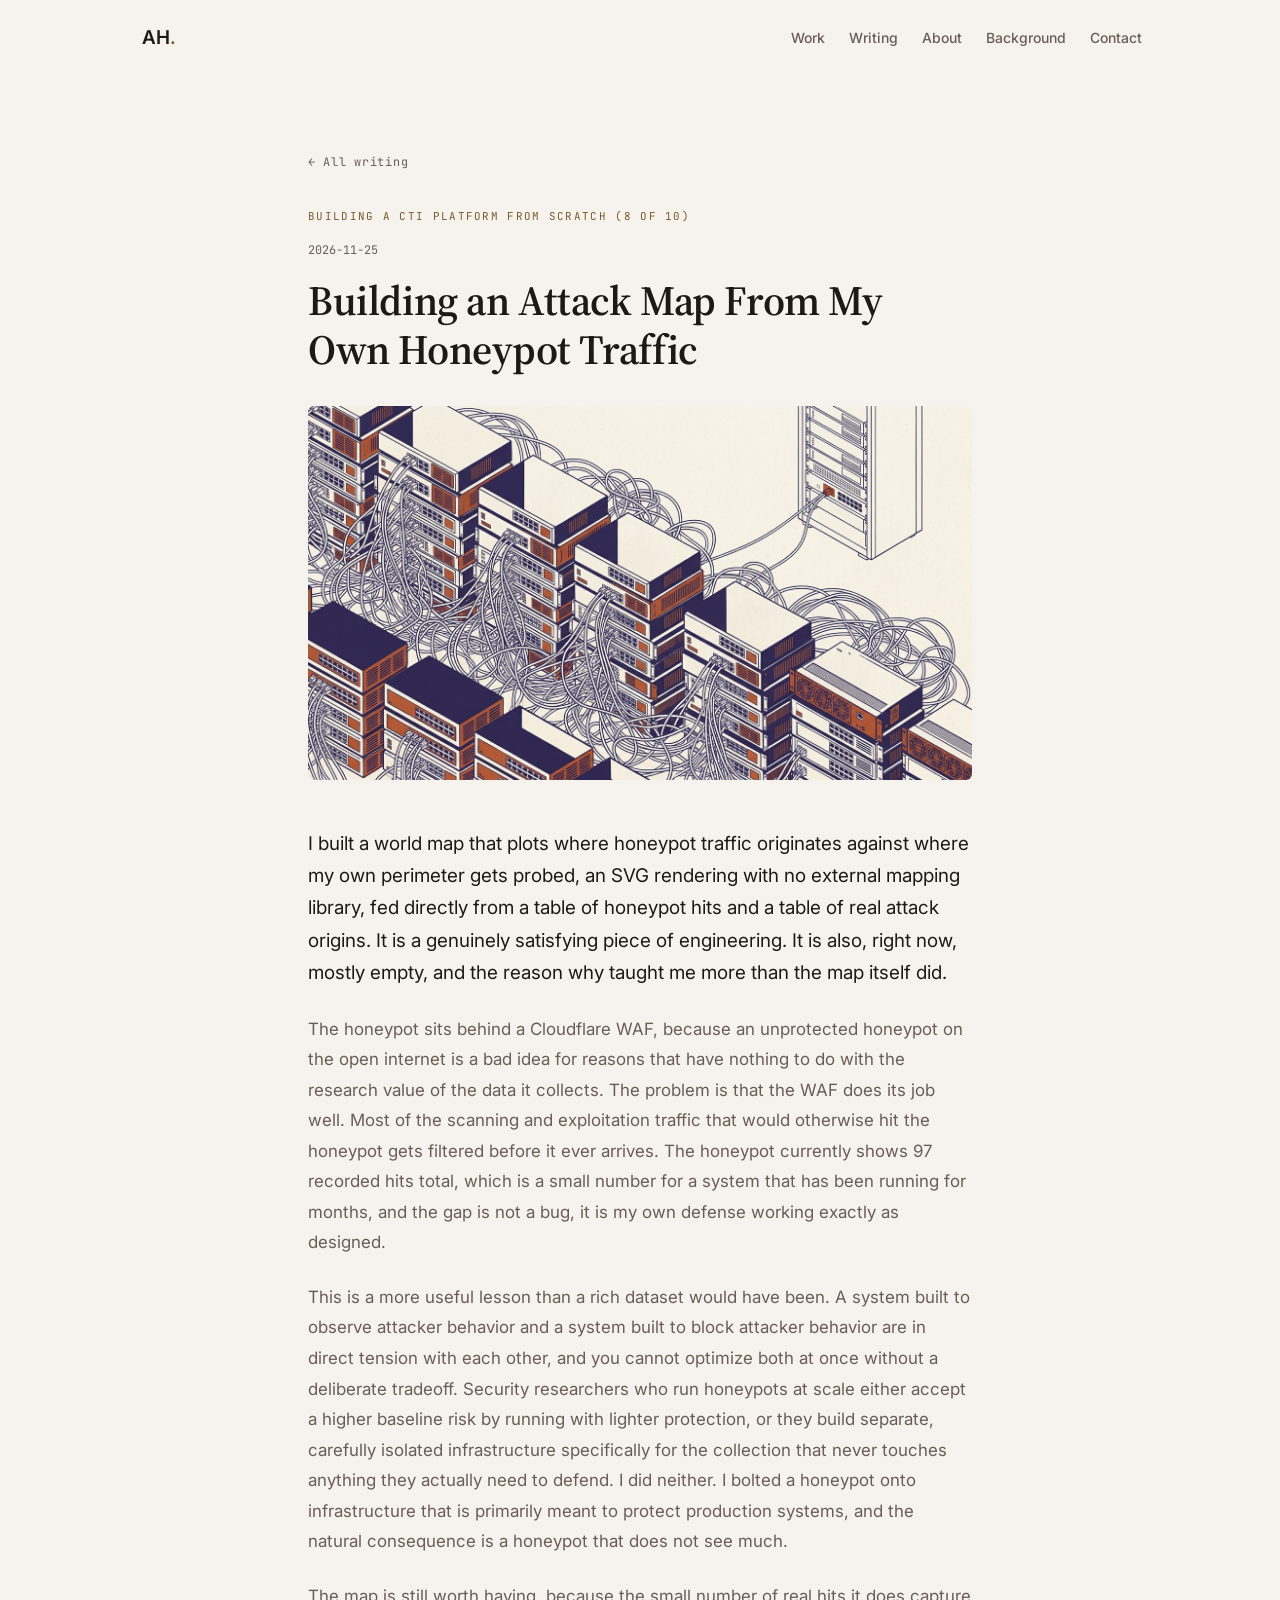
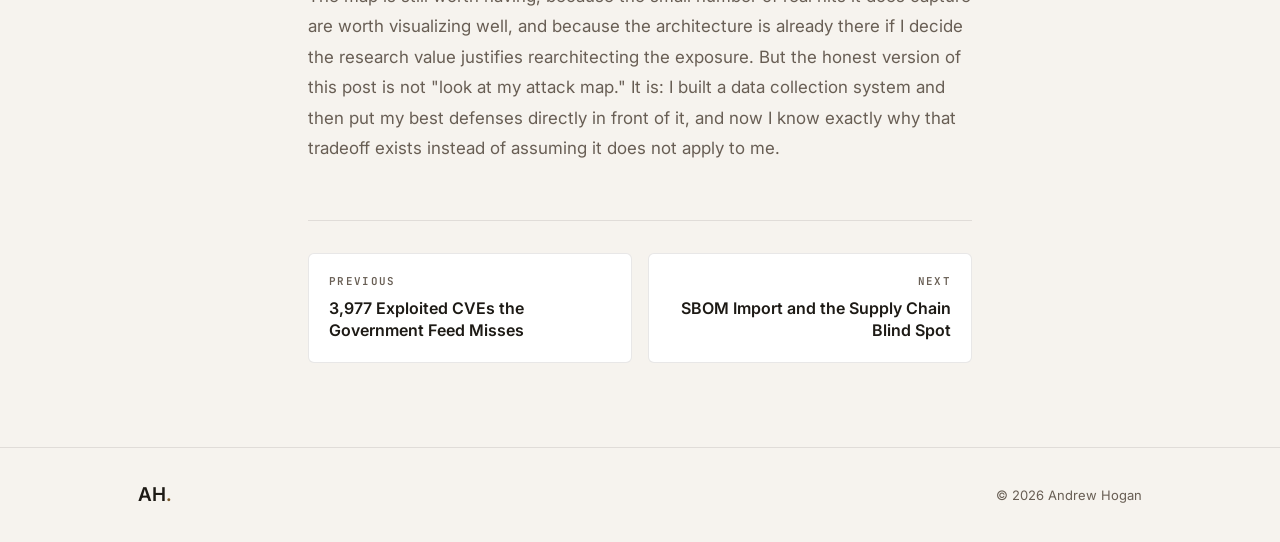
<file: blog/attack-map-from-honeypot-traffic.html>
<!DOCTYPE html>
<html lang="en">
<head>
  <meta charset="UTF-8" />
  <meta name="viewport" content="width=device-width, initial-scale=1.0" />
  <meta name="description" content="I built a world map that plots where honeypot traffic originates against where my own perimeter gets probed, an SVG rendering with no external mapping library, fed directly from a table of honeypot…" />
  <link rel="canonical" href="https://www.andrew-hogan.com/blog/attack-map-from-honeypot-traffic.html" />
  <link rel="icon" href="/favicon.ico" sizes="any" />
  <link rel="icon" type="image/png" sizes="192x192" href="/icon-192.png" />
  <link rel="apple-touch-icon" href="/apple-touch-icon.png" />
  <meta name="theme-color" content="#f6f3ee" />
  <meta property="og:title" content="Building an Attack Map From My Own Honeypot Traffic" />
  <meta property="og:description" content="I built a world map that plots where honeypot traffic originates against where my own perimeter gets probed, an SVG rendering with no external mapping library, fed directly from a table of honeypot…" />
  <meta property="og:type" content="article" />
  <meta property="og:image" content="https://www.andrew-hogan.com/images/blog/attack-map-from-honeypot-traffic.png" />
  <meta name="twitter:card" content="summary_large_image" />
  <title>Building an Attack Map From My Own Honeypot Traffic | Andrew Hogan</title>
  <link rel="preconnect" href="https://fonts.googleapis.com" />
  <link rel="preconnect" href="https://fonts.gstatic.com" crossorigin />
  <link href="https://fonts.googleapis.com/css2?family=Inter:wght@300;400;500;600;700;800&family=JetBrains+Mono:wght@400;500&family=Source+Serif+4:opsz,wght@8..60,500;8..60,600&display=swap" rel="stylesheet" />
  <link rel="stylesheet" href="/style.css" />
</head>
<body>
  <nav id="navbar">
    <div class="nav-inner">
      <a href="/" class="nav-logo-link"><span class="nav-logo">AH<span class="accent">.</span></span></a>
      <button class="nav-toggle" aria-expanded="false" aria-controls="nav-links" aria-label="Open menu">
        <span></span><span></span><span></span>
      </button>
      <div class="nav-links" id="nav-links">
        <a href="/#work">Work</a>
        <a href="/blog/">Writing</a>
        <a href="/#about">About</a>
        <a href="/background.html">Background</a>
        <a href="/#contact">Contact</a>
      </div>
    </div>
  </nav>

  <main id="main">
<script type="application/ld+json">{"@context": "https://schema.org", "@type": "BlogPosting", "headline": "Building an Attack Map From My Own Honeypot Traffic", "description": "I built a world map that plots where honeypot traffic originates against where my own perimeter gets probed, an SVG rendering with no external mapping library, fed directly from a table of honeypot\u2026", "datePublished": "2026-11-25", "dateModified": "2026-11-25", "author": {"@id": "https://www.andrew-hogan.com/#person"}, "publisher": {"@id": "https://www.andrew-hogan.com/#person"}, "mainEntityOfPage": {"@type": "WebPage", "@id": "https://www.andrew-hogan.com/blog/attack-map-from-honeypot-traffic.html"}, "inLanguage": "en-US", "image": "https://www.andrew-hogan.com/images/blog/attack-map-from-honeypot-traffic.png", "isPartOf": {"@type": "CreativeWorkSeries", "name": "Building a CTI Platform From Scratch (8 of 10)"}}</script>
  <article class="section post-page">
    <div class="container narrow">
      <a class="post-back" href="/blog/">&larr; All writing</a>
      <div class="post-kicker">Building a CTI Platform From Scratch (8 of 10)</div>
      <p class="post-date"><time datetime="2026-11-25">2026-11-25</time></p>
      <h1 class="post-h1">Building an Attack Map From My Own Honeypot Traffic</h1>
      <img class="post-cover" src="/images/blog/attack-map-from-honeypot-traffic.png" alt="Cover illustration for Building an Attack Map From My Own Honeypot Traffic" />
      <div class="post-body">
      <p class="post-lede">I built a world map that plots where honeypot traffic originates against where my own perimeter gets probed, an SVG rendering with no external mapping library, fed directly from a table of honeypot hits and a table of real attack origins. It is a genuinely satisfying piece of engineering. It is also, right now, mostly empty, and the reason why taught me more than the map itself did.</p>
      <p>The honeypot sits behind a Cloudflare WAF, because an unprotected honeypot on the open internet is a bad idea for reasons that have nothing to do with the research value of the data it collects. The problem is that the WAF does its job well. Most of the scanning and exploitation traffic that would otherwise hit the honeypot gets filtered before it ever arrives. The honeypot currently shows 97 recorded hits total, which is a small number for a system that has been running for months, and the gap is not a bug, it is my own defense working exactly as designed.</p>
      <p>This is a more useful lesson than a rich dataset would have been. A system built to observe attacker behavior and a system built to block attacker behavior are in direct tension with each other, and you cannot optimize both at once without a deliberate tradeoff. Security researchers who run honeypots at scale either accept a higher baseline risk by running with lighter protection, or they build separate, carefully isolated infrastructure specifically for the collection that never touches anything they actually need to defend. I did neither. I bolted a honeypot onto infrastructure that is primarily meant to protect production systems, and the natural consequence is a honeypot that does not see much.</p>
      <p>The map is still worth having, because the small number of real hits it does capture are worth visualizing well, and because the architecture is already there if I decide the research value justifies rearchitecting the exposure. But the honest version of this post is not &quot;look at my attack map.&quot; It is: I built a data collection system and then put my best defenses directly in front of it, and now I know exactly why that tradeoff exists instead of assuming it does not apply to me.</p>
      </div>
      <div class="post-nav"><a class="post-nav-link" href="/blog/3977-exploited-cves-government-feed-misses.html"><span>Previous</span>3,977 Exploited CVEs the Government Feed Misses</a><a class="post-nav-link next" href="/blog/sbom-import-supply-chain-blind-spot.html"><span>Next</span>SBOM Import and the Supply Chain Blind Spot</a></div>
    </div>
  </article>

  <script>
    // Blog pages share the fixed navbar, so they need the same scrolled
    // material the home and background pages use.
    (function () {
      var bar = document.getElementById('navbar'), queued = false;
      function sync() { queued = false; bar.classList.toggle('scrolled', window.scrollY > 40); }
      window.addEventListener('scroll', function () {
        if (!queued) { queued = true; requestAnimationFrame(sync); }
      }, { passive: true });
      sync();
    })();
    (function () {
      var t = document.querySelector('.nav-toggle'),
          n = document.getElementById('nav-links');
      if (!t || !n) return;
      t.addEventListener('click', function () {
        var open = n.classList.toggle('open');
        t.setAttribute('aria-expanded', open);
        t.setAttribute('aria-label', open ? 'Close menu' : 'Open menu');
      });
      // Escape dismisses the menu and returns focus to the trigger.
      document.addEventListener('keydown', function (e) {
        if (e.key === 'Escape' && n.classList.contains('open')) {
          n.classList.remove('open');
          t.setAttribute('aria-expanded', 'false');
          t.setAttribute('aria-label', 'Open menu');
          t.focus();
        }
      });
      n.addEventListener('click', function (e) {
        if (e.target.tagName === 'A') {
          n.classList.remove('open');
          t.setAttribute('aria-expanded', 'false');
          t.setAttribute('aria-label', 'Open menu');
        }
      });
    })();
  </script>

  </main>

  <footer class="footer">
    <div class="container footer-inner">
      <span class="nav-logo">AH<span class="accent">.</span></span>
      <p>&copy; 2026 Andrew Hogan</p>
    </div>
  </footer>
</body>
</html>
</file>
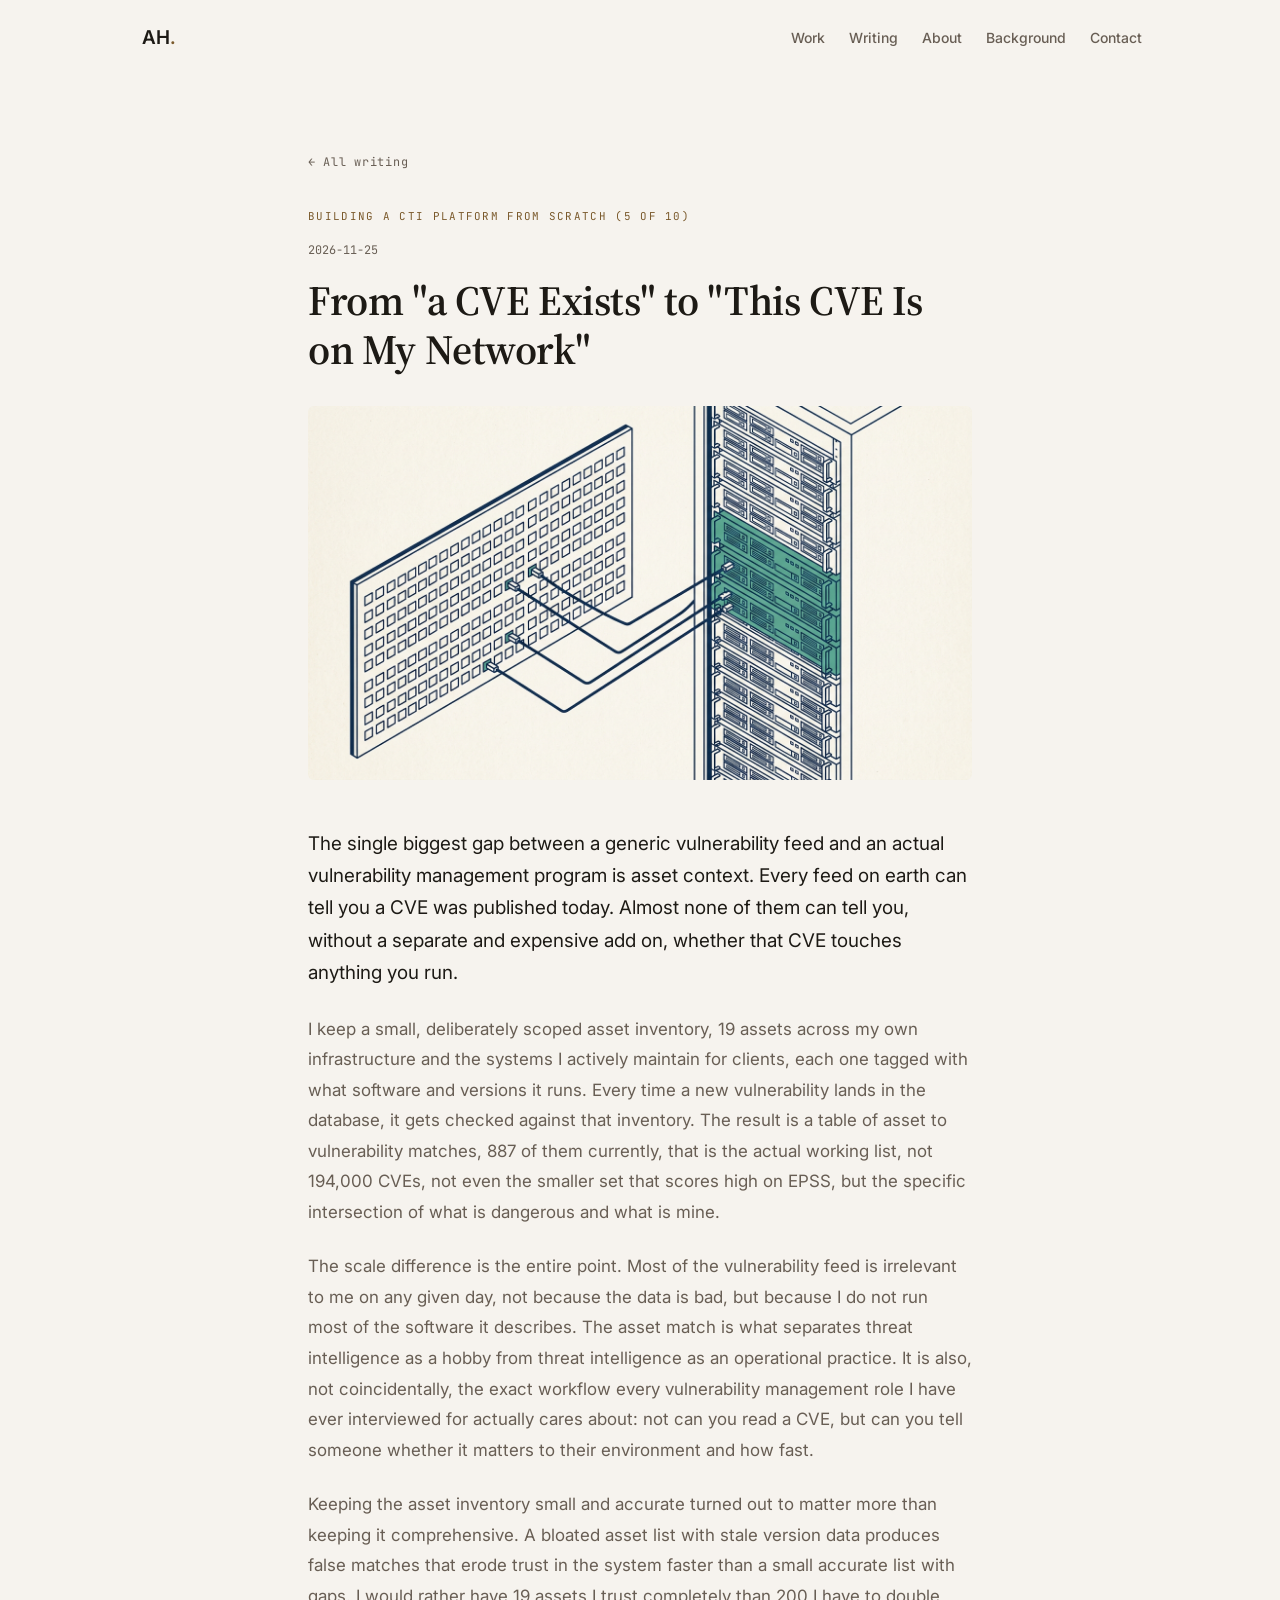
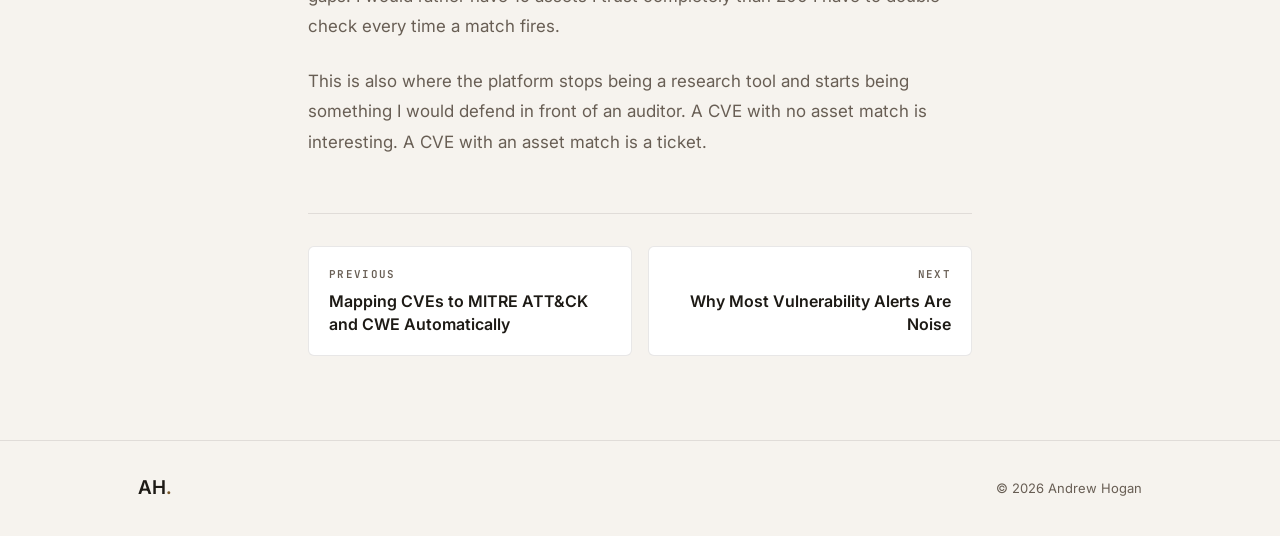
<file: blog/from-cve-exists-to-on-my-network.html>
<!DOCTYPE html>
<html lang="en">
<head>
  <meta charset="UTF-8" />
  <meta name="viewport" content="width=device-width, initial-scale=1.0" />
  <meta name="description" content="The single biggest gap between a generic vulnerability feed and an actual vulnerability management program is asset context. Every feed on earth can tell you a CVE was published today. Almost none of…" />
  <link rel="canonical" href="https://www.andrew-hogan.com/blog/from-cve-exists-to-on-my-network.html" />
  <link rel="icon" href="/favicon.ico" sizes="any" />
  <link rel="icon" type="image/png" sizes="192x192" href="/icon-192.png" />
  <link rel="apple-touch-icon" href="/apple-touch-icon.png" />
  <meta name="theme-color" content="#f6f3ee" />
  <meta property="og:title" content="From &quot;a CVE Exists&quot; to &quot;This CVE Is on My Network&quot;" />
  <meta property="og:description" content="The single biggest gap between a generic vulnerability feed and an actual vulnerability management program is asset context. Every feed on earth can tell you a CVE was published today. Almost none of…" />
  <meta property="og:type" content="article" />
  <meta property="og:image" content="https://www.andrew-hogan.com/images/blog/from-cve-exists-to-on-my-network.png" />
  <meta name="twitter:card" content="summary_large_image" />
  <title>From &quot;a CVE Exists&quot; to &quot;This CVE Is on My Network&quot; | Andrew Hogan</title>
  <link rel="preconnect" href="https://fonts.googleapis.com" />
  <link rel="preconnect" href="https://fonts.gstatic.com" crossorigin />
  <link href="https://fonts.googleapis.com/css2?family=Inter:wght@300;400;500;600;700;800&family=JetBrains+Mono:wght@400;500&family=Source+Serif+4:opsz,wght@8..60,500;8..60,600&display=swap" rel="stylesheet" />
  <link rel="stylesheet" href="/style.css" />
</head>
<body>
  <nav id="navbar">
    <div class="nav-inner">
      <a href="/" class="nav-logo-link"><span class="nav-logo">AH<span class="accent">.</span></span></a>
      <button class="nav-toggle" aria-expanded="false" aria-controls="nav-links" aria-label="Open menu">
        <span></span><span></span><span></span>
      </button>
      <div class="nav-links" id="nav-links">
        <a href="/#work">Work</a>
        <a href="/blog/">Writing</a>
        <a href="/#about">About</a>
        <a href="/background.html">Background</a>
        <a href="/#contact">Contact</a>
      </div>
    </div>
  </nav>

  <main id="main">
<script type="application/ld+json">{"@context": "https://schema.org", "@type": "BlogPosting", "headline": "From \"a CVE Exists\" to \"This CVE Is on My Network\"", "description": "The single biggest gap between a generic vulnerability feed and an actual vulnerability management program is asset context. Every feed on earth can tell you a CVE was published today. Almost none of\u2026", "datePublished": "2026-11-25", "dateModified": "2026-11-25", "author": {"@id": "https://www.andrew-hogan.com/#person"}, "publisher": {"@id": "https://www.andrew-hogan.com/#person"}, "mainEntityOfPage": {"@type": "WebPage", "@id": "https://www.andrew-hogan.com/blog/from-cve-exists-to-on-my-network.html"}, "inLanguage": "en-US", "image": "https://www.andrew-hogan.com/images/blog/from-cve-exists-to-on-my-network.png", "isPartOf": {"@type": "CreativeWorkSeries", "name": "Building a CTI Platform From Scratch (5 of 10)"}}</script>
  <article class="section post-page">
    <div class="container narrow">
      <a class="post-back" href="/blog/">&larr; All writing</a>
      <div class="post-kicker">Building a CTI Platform From Scratch (5 of 10)</div>
      <p class="post-date"><time datetime="2026-11-25">2026-11-25</time></p>
      <h1 class="post-h1">From &quot;a CVE Exists&quot; to &quot;This CVE Is on My Network&quot;</h1>
      <img class="post-cover" src="/images/blog/from-cve-exists-to-on-my-network.png" alt="Cover illustration for From &quot;a CVE Exists&quot; to &quot;This CVE Is on My Network&quot;" />
      <div class="post-body">
      <p class="post-lede">The single biggest gap between a generic vulnerability feed and an actual vulnerability management program is asset context. Every feed on earth can tell you a CVE was published today. Almost none of them can tell you, without a separate and expensive add on, whether that CVE touches anything you run.</p>
      <p>I keep a small, deliberately scoped asset inventory, 19 assets across my own infrastructure and the systems I actively maintain for clients, each one tagged with what software and versions it runs. Every time a new vulnerability lands in the database, it gets checked against that inventory. The result is a table of asset to vulnerability matches, 887 of them currently, that is the actual working list, not 194,000 CVEs, not even the smaller set that scores high on EPSS, but the specific intersection of what is dangerous and what is mine.</p>
      <p>The scale difference is the entire point. Most of the vulnerability feed is irrelevant to me on any given day, not because the data is bad, but because I do not run most of the software it describes. The asset match is what separates threat intelligence as a hobby from threat intelligence as an operational practice. It is also, not coincidentally, the exact workflow every vulnerability management role I have ever interviewed for actually cares about: not can you read a CVE, but can you tell someone whether it matters to their environment and how fast.</p>
      <p>Keeping the asset inventory small and accurate turned out to matter more than keeping it comprehensive. A bloated asset list with stale version data produces false matches that erode trust in the system faster than a small accurate list with gaps. I would rather have 19 assets I trust completely than 200 I have to double check every time a match fires.</p>
      <p>This is also where the platform stops being a research tool and starts being something I would defend in front of an auditor. A CVE with no asset match is interesting. A CVE with an asset match is a ticket.</p>
      </div>
      <div class="post-nav"><a class="post-nav-link" href="/blog/mapping-cves-to-attck-and-cwe.html"><span>Previous</span>Mapping CVEs to MITRE ATT&amp;CK and CWE Automatically</a><a class="post-nav-link next" href="/blog/why-most-vulnerability-alerts-are-noise.html"><span>Next</span>Why Most Vulnerability Alerts Are Noise</a></div>
    </div>
  </article>

  <script>
    // Blog pages share the fixed navbar, so they need the same scrolled
    // material the home and background pages use.
    (function () {
      var bar = document.getElementById('navbar'), queued = false;
      function sync() { queued = false; bar.classList.toggle('scrolled', window.scrollY > 40); }
      window.addEventListener('scroll', function () {
        if (!queued) { queued = true; requestAnimationFrame(sync); }
      }, { passive: true });
      sync();
    })();
    (function () {
      var t = document.querySelector('.nav-toggle'),
          n = document.getElementById('nav-links');
      if (!t || !n) return;
      t.addEventListener('click', function () {
        var open = n.classList.toggle('open');
        t.setAttribute('aria-expanded', open);
        t.setAttribute('aria-label', open ? 'Close menu' : 'Open menu');
      });
      // Escape dismisses the menu and returns focus to the trigger.
      document.addEventListener('keydown', function (e) {
        if (e.key === 'Escape' && n.classList.contains('open')) {
          n.classList.remove('open');
          t.setAttribute('aria-expanded', 'false');
          t.setAttribute('aria-label', 'Open menu');
          t.focus();
        }
      });
      n.addEventListener('click', function (e) {
        if (e.target.tagName === 'A') {
          n.classList.remove('open');
          t.setAttribute('aria-expanded', 'false');
          t.setAttribute('aria-label', 'Open menu');
        }
      });
    })();
  </script>

  </main>

  <footer class="footer">
    <div class="container footer-inner">
      <span class="nav-logo">AH<span class="accent">.</span></span>
      <p>&copy; 2026 Andrew Hogan</p>
    </div>
  </footer>
</body>
</html>
</file>
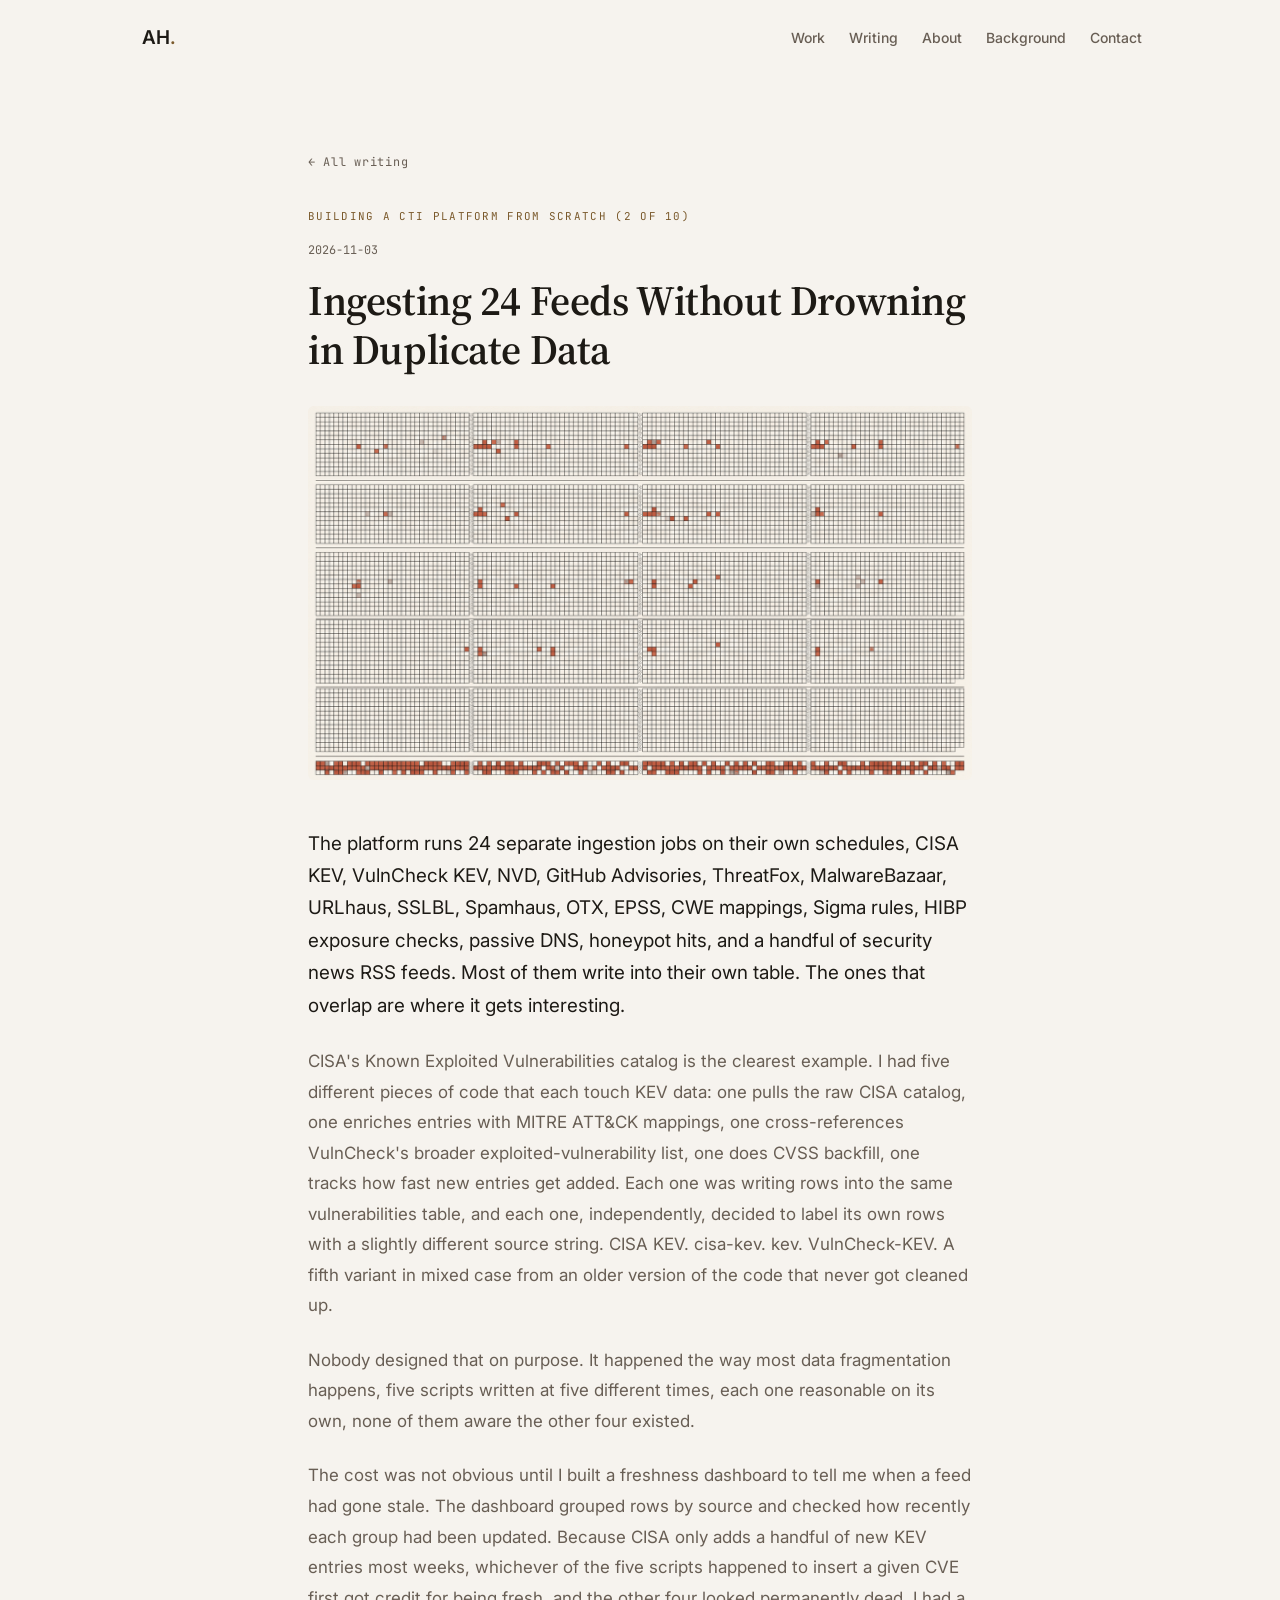
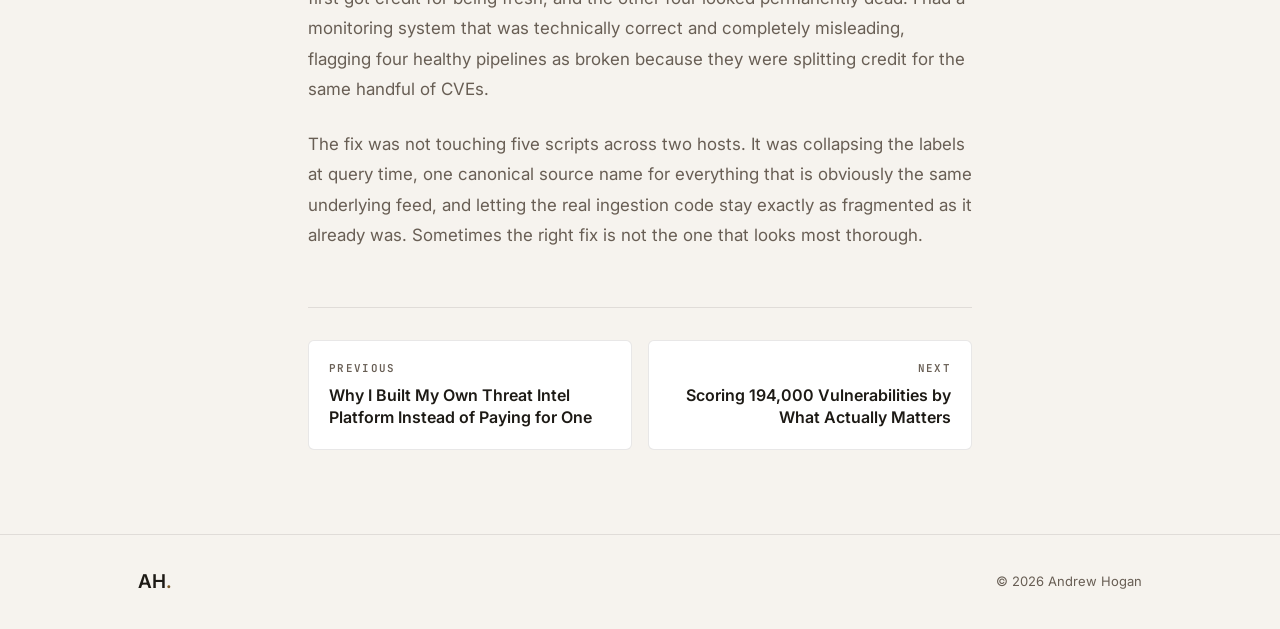
<file: blog/ingesting-24-feeds-without-duplicate-data.html>
<!DOCTYPE html>
<html lang="en">
<head>
  <meta charset="UTF-8" />
  <meta name="viewport" content="width=device-width, initial-scale=1.0" />
  <meta name="description" content="The platform runs 24 separate ingestion jobs on their own schedules, CISA KEV, VulnCheck KEV, NVD, GitHub Advisories, ThreatFox, MalwareBazaar, URLhaus, SSLBL, Spamhaus, OTX, EPSS, CWE mappings,…" />
  <link rel="canonical" href="https://www.andrew-hogan.com/blog/ingesting-24-feeds-without-duplicate-data.html" />
  <link rel="icon" href="/favicon.ico" sizes="any" />
  <link rel="icon" type="image/png" sizes="192x192" href="/icon-192.png" />
  <link rel="apple-touch-icon" href="/apple-touch-icon.png" />
  <meta name="theme-color" content="#f6f3ee" />
  <meta property="og:title" content="Ingesting 24 Feeds Without Drowning in Duplicate Data" />
  <meta property="og:description" content="The platform runs 24 separate ingestion jobs on their own schedules, CISA KEV, VulnCheck KEV, NVD, GitHub Advisories, ThreatFox, MalwareBazaar, URLhaus, SSLBL, Spamhaus, OTX, EPSS, CWE mappings,…" />
  <meta property="og:type" content="article" />
  <meta property="og:image" content="https://www.andrew-hogan.com/images/blog/ingesting-24-feeds-without-duplicate-data.png" />
  <meta name="twitter:card" content="summary_large_image" />
  <title>Ingesting 24 Feeds Without Drowning in Duplicate Data | Andrew Hogan</title>
  <link rel="preconnect" href="https://fonts.googleapis.com" />
  <link rel="preconnect" href="https://fonts.gstatic.com" crossorigin />
  <link href="https://fonts.googleapis.com/css2?family=Inter:wght@300;400;500;600;700;800&family=JetBrains+Mono:wght@400;500&family=Source+Serif+4:opsz,wght@8..60,500;8..60,600&display=swap" rel="stylesheet" />
  <link rel="stylesheet" href="/style.css" />
</head>
<body>
  <nav id="navbar">
    <div class="nav-inner">
      <a href="/" class="nav-logo-link"><span class="nav-logo">AH<span class="accent">.</span></span></a>
      <button class="nav-toggle" aria-expanded="false" aria-controls="nav-links" aria-label="Open menu">
        <span></span><span></span><span></span>
      </button>
      <div class="nav-links" id="nav-links">
        <a href="/#work">Work</a>
        <a href="/blog/">Writing</a>
        <a href="/#about">About</a>
        <a href="/background.html">Background</a>
        <a href="/#contact">Contact</a>
      </div>
    </div>
  </nav>

  <main id="main">
<script type="application/ld+json">{"@context": "https://schema.org", "@type": "BlogPosting", "headline": "Ingesting 24 Feeds Without Drowning in Duplicate Data", "description": "The platform runs 24 separate ingestion jobs on their own schedules, CISA KEV, VulnCheck KEV, NVD, GitHub Advisories, ThreatFox, MalwareBazaar, URLhaus, SSLBL, Spamhaus, OTX, EPSS, CWE mappings,\u2026", "datePublished": "2026-11-03", "dateModified": "2026-11-03", "author": {"@id": "https://www.andrew-hogan.com/#person"}, "publisher": {"@id": "https://www.andrew-hogan.com/#person"}, "mainEntityOfPage": {"@type": "WebPage", "@id": "https://www.andrew-hogan.com/blog/ingesting-24-feeds-without-duplicate-data.html"}, "inLanguage": "en-US", "image": "https://www.andrew-hogan.com/images/blog/ingesting-24-feeds-without-duplicate-data.png", "isPartOf": {"@type": "CreativeWorkSeries", "name": "Building a CTI Platform From Scratch (2 of 10)"}}</script>
  <article class="section post-page">
    <div class="container narrow">
      <a class="post-back" href="/blog/">&larr; All writing</a>
      <div class="post-kicker">Building a CTI Platform From Scratch (2 of 10)</div>
      <p class="post-date"><time datetime="2026-11-03">2026-11-03</time></p>
      <h1 class="post-h1">Ingesting 24 Feeds Without Drowning in Duplicate Data</h1>
      <img class="post-cover" src="/images/blog/ingesting-24-feeds-without-duplicate-data.png" alt="Cover illustration for Ingesting 24 Feeds Without Drowning in Duplicate Data" />
      <div class="post-body">
      <p class="post-lede">The platform runs 24 separate ingestion jobs on their own schedules, CISA KEV, VulnCheck KEV, NVD, GitHub Advisories, ThreatFox, MalwareBazaar, URLhaus, SSLBL, Spamhaus, OTX, EPSS, CWE mappings, Sigma rules, HIBP exposure checks, passive DNS, honeypot hits, and a handful of security news RSS feeds. Most of them write into their own table. The ones that overlap are where it gets interesting.</p>
      <p>CISA&#x27;s Known Exploited Vulnerabilities catalog is the clearest example. I had five different pieces of code that each touch KEV data: one pulls the raw CISA catalog, one enriches entries with MITRE ATT&amp;CK mappings, one cross-references VulnCheck&#x27;s broader exploited-vulnerability list, one does CVSS backfill, one tracks how fast new entries get added. Each one was writing rows into the same vulnerabilities table, and each one, independently, decided to label its own rows with a slightly different source string. CISA KEV. cisa-kev. kev. VulnCheck-KEV. A fifth variant in mixed case from an older version of the code that never got cleaned up.</p>
      <p>Nobody designed that on purpose. It happened the way most data fragmentation happens, five scripts written at five different times, each one reasonable on its own, none of them aware the other four existed.</p>
      <p>The cost was not obvious until I built a freshness dashboard to tell me when a feed had gone stale. The dashboard grouped rows by source and checked how recently each group had been updated. Because CISA only adds a handful of new KEV entries most weeks, whichever of the five scripts happened to insert a given CVE first got credit for being fresh, and the other four looked permanently dead. I had a monitoring system that was technically correct and completely misleading, flagging four healthy pipelines as broken because they were splitting credit for the same handful of CVEs.</p>
      <p>The fix was not touching five scripts across two hosts. It was collapsing the labels at query time, one canonical source name for everything that is obviously the same underlying feed, and letting the real ingestion code stay exactly as fragmented as it already was. Sometimes the right fix is not the one that looks most thorough.</p>
      </div>
      <div class="post-nav"><a class="post-nav-link" href="/blog/why-i-built-my-own-threat-intel-platform.html"><span>Previous</span>Why I Built My Own Threat Intel Platform Instead of Paying for One</a><a class="post-nav-link next" href="/blog/scoring-194000-vulnerabilities.html"><span>Next</span>Scoring 194,000 Vulnerabilities by What Actually Matters</a></div>
    </div>
  </article>

  <script>
    // Blog pages share the fixed navbar, so they need the same scrolled
    // material the home and background pages use.
    (function () {
      var bar = document.getElementById('navbar'), queued = false;
      function sync() { queued = false; bar.classList.toggle('scrolled', window.scrollY > 40); }
      window.addEventListener('scroll', function () {
        if (!queued) { queued = true; requestAnimationFrame(sync); }
      }, { passive: true });
      sync();
    })();
    (function () {
      var t = document.querySelector('.nav-toggle'),
          n = document.getElementById('nav-links');
      if (!t || !n) return;
      t.addEventListener('click', function () {
        var open = n.classList.toggle('open');
        t.setAttribute('aria-expanded', open);
        t.setAttribute('aria-label', open ? 'Close menu' : 'Open menu');
      });
      // Escape dismisses the menu and returns focus to the trigger.
      document.addEventListener('keydown', function (e) {
        if (e.key === 'Escape' && n.classList.contains('open')) {
          n.classList.remove('open');
          t.setAttribute('aria-expanded', 'false');
          t.setAttribute('aria-label', 'Open menu');
          t.focus();
        }
      });
      n.addEventListener('click', function (e) {
        if (e.target.tagName === 'A') {
          n.classList.remove('open');
          t.setAttribute('aria-expanded', 'false');
          t.setAttribute('aria-label', 'Open menu');
        }
      });
    })();
  </script>

  </main>

  <footer class="footer">
    <div class="container footer-inner">
      <span class="nav-logo">AH<span class="accent">.</span></span>
      <p>&copy; 2026 Andrew Hogan</p>
    </div>
  </footer>
</body>
</html>
</file>
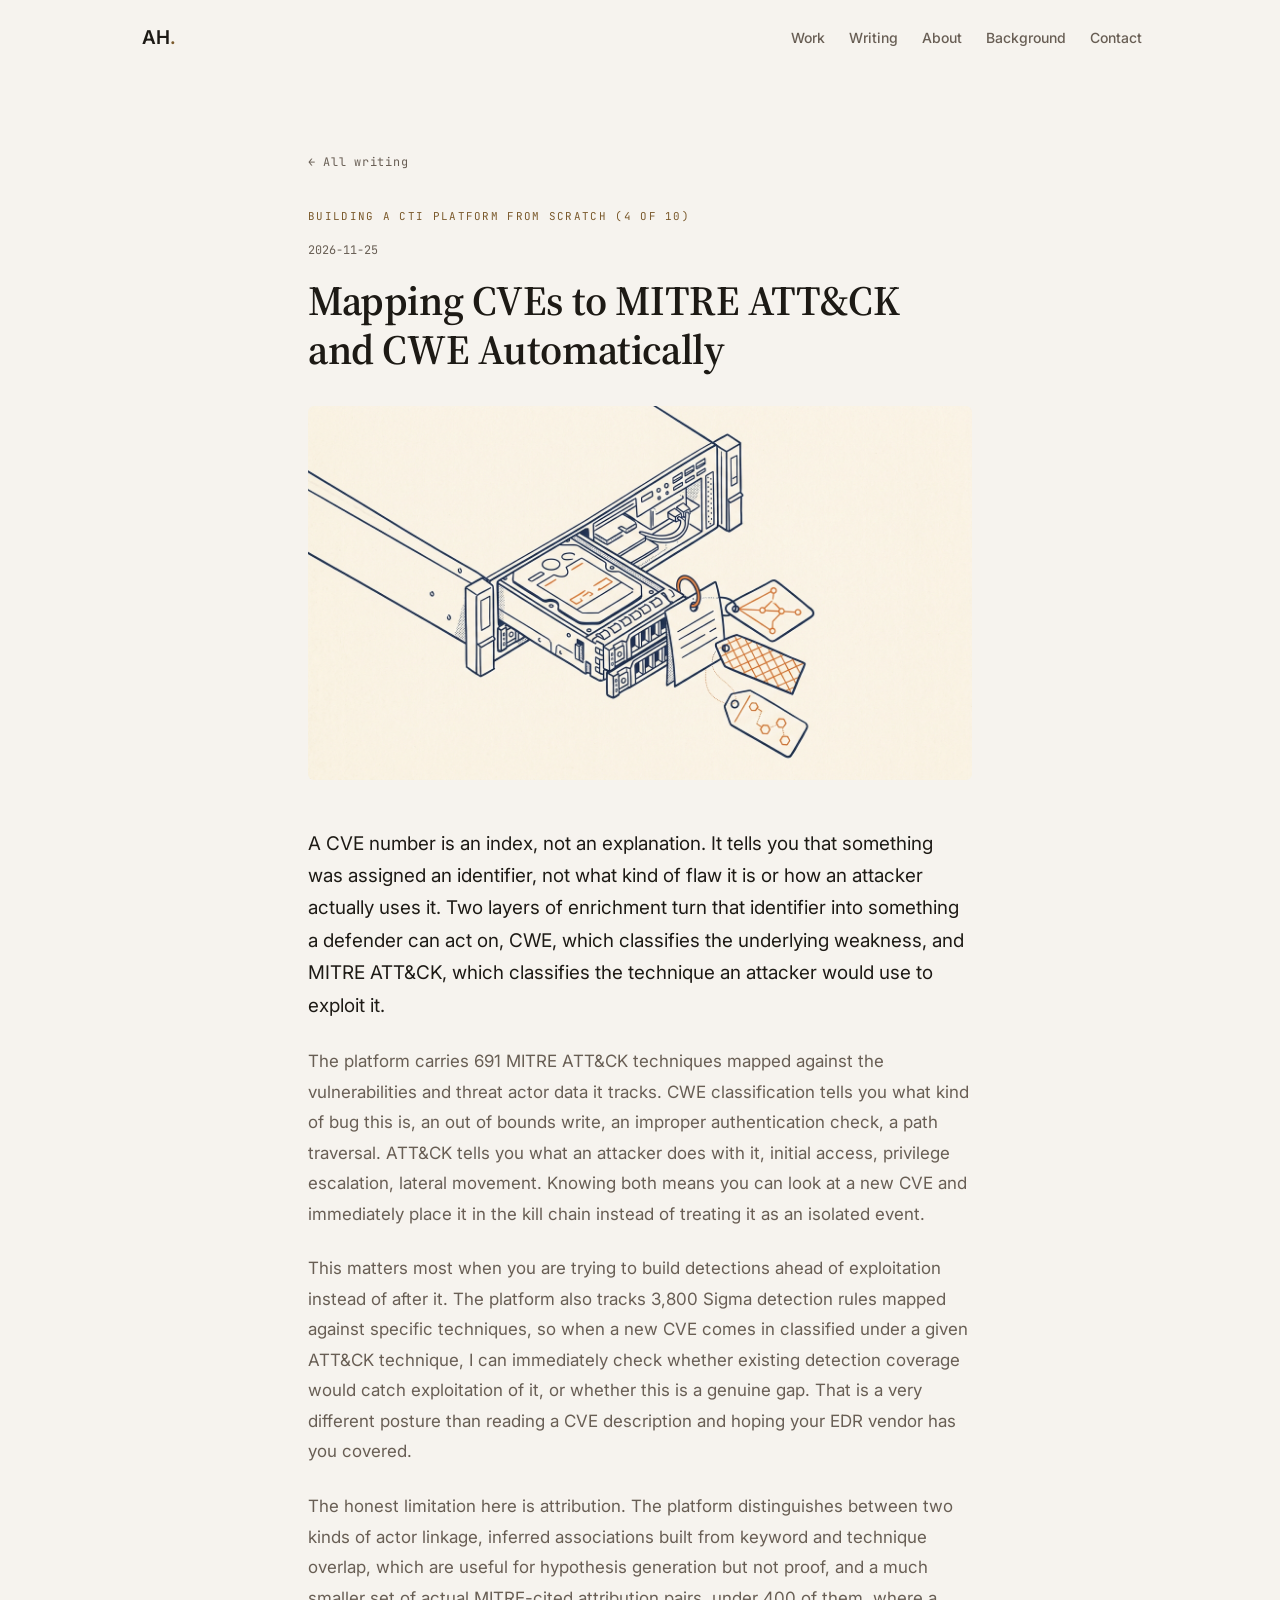
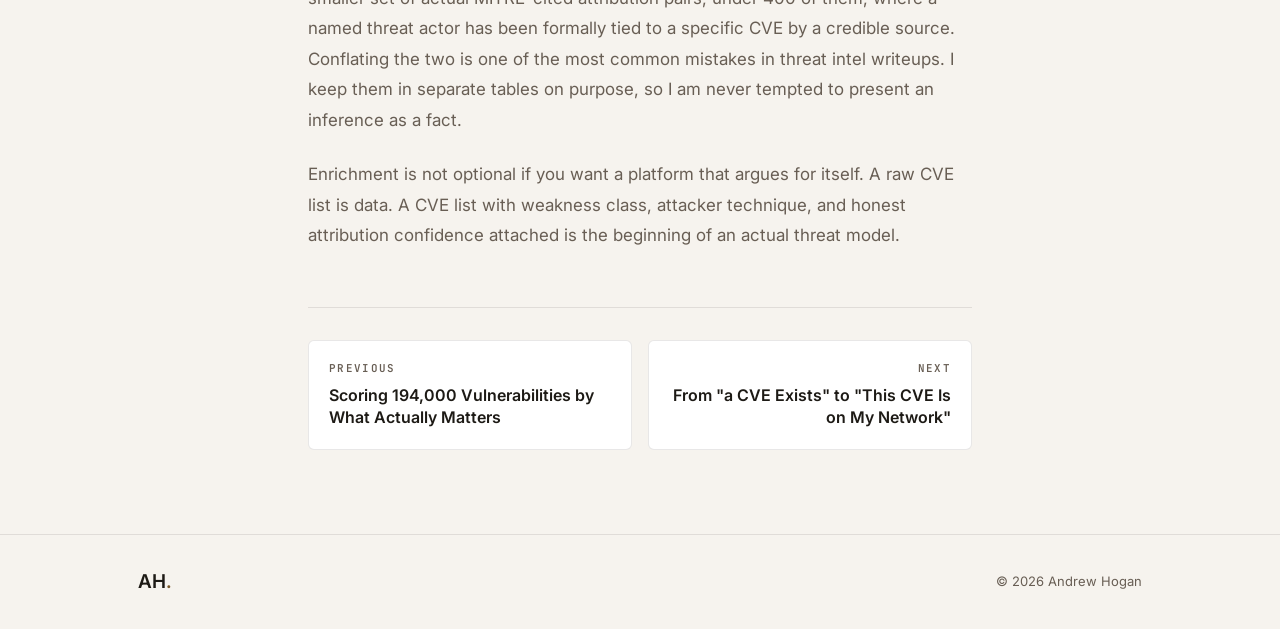
<file: blog/mapping-cves-to-attck-and-cwe.html>
<!DOCTYPE html>
<html lang="en">
<head>
  <meta charset="UTF-8" />
  <meta name="viewport" content="width=device-width, initial-scale=1.0" />
  <meta name="description" content="A CVE number is an index, not an explanation. It tells you that something was assigned an identifier, not what kind of flaw it is or how an attacker actually uses it. Two layers of enrichment turn…" />
  <link rel="canonical" href="https://www.andrew-hogan.com/blog/mapping-cves-to-attck-and-cwe.html" />
  <link rel="icon" href="/favicon.ico" sizes="any" />
  <link rel="icon" type="image/png" sizes="192x192" href="/icon-192.png" />
  <link rel="apple-touch-icon" href="/apple-touch-icon.png" />
  <meta name="theme-color" content="#f6f3ee" />
  <meta property="og:title" content="Mapping CVEs to MITRE ATT&amp;CK and CWE Automatically" />
  <meta property="og:description" content="A CVE number is an index, not an explanation. It tells you that something was assigned an identifier, not what kind of flaw it is or how an attacker actually uses it. Two layers of enrichment turn…" />
  <meta property="og:type" content="article" />
  <meta property="og:image" content="https://www.andrew-hogan.com/images/blog/mapping-cves-to-attck-and-cwe.png" />
  <meta name="twitter:card" content="summary_large_image" />
  <title>Mapping CVEs to MITRE ATT&amp;CK and CWE Automatically | Andrew Hogan</title>
  <link rel="preconnect" href="https://fonts.googleapis.com" />
  <link rel="preconnect" href="https://fonts.gstatic.com" crossorigin />
  <link href="https://fonts.googleapis.com/css2?family=Inter:wght@300;400;500;600;700;800&family=JetBrains+Mono:wght@400;500&family=Source+Serif+4:opsz,wght@8..60,500;8..60,600&display=swap" rel="stylesheet" />
  <link rel="stylesheet" href="/style.css" />
</head>
<body>
  <nav id="navbar">
    <div class="nav-inner">
      <a href="/" class="nav-logo-link"><span class="nav-logo">AH<span class="accent">.</span></span></a>
      <button class="nav-toggle" aria-expanded="false" aria-controls="nav-links" aria-label="Open menu">
        <span></span><span></span><span></span>
      </button>
      <div class="nav-links" id="nav-links">
        <a href="/#work">Work</a>
        <a href="/blog/">Writing</a>
        <a href="/#about">About</a>
        <a href="/background.html">Background</a>
        <a href="/#contact">Contact</a>
      </div>
    </div>
  </nav>

  <main id="main">
<script type="application/ld+json">{"@context": "https://schema.org", "@type": "BlogPosting", "headline": "Mapping CVEs to MITRE ATT&CK and CWE Automatically", "description": "A CVE number is an index, not an explanation. It tells you that something was assigned an identifier, not what kind of flaw it is or how an attacker actually uses it. Two layers of enrichment turn\u2026", "datePublished": "2026-11-25", "dateModified": "2026-11-25", "author": {"@id": "https://www.andrew-hogan.com/#person"}, "publisher": {"@id": "https://www.andrew-hogan.com/#person"}, "mainEntityOfPage": {"@type": "WebPage", "@id": "https://www.andrew-hogan.com/blog/mapping-cves-to-attck-and-cwe.html"}, "inLanguage": "en-US", "image": "https://www.andrew-hogan.com/images/blog/mapping-cves-to-attck-and-cwe.png", "isPartOf": {"@type": "CreativeWorkSeries", "name": "Building a CTI Platform From Scratch (4 of 10)"}}</script>
  <article class="section post-page">
    <div class="container narrow">
      <a class="post-back" href="/blog/">&larr; All writing</a>
      <div class="post-kicker">Building a CTI Platform From Scratch (4 of 10)</div>
      <p class="post-date"><time datetime="2026-11-25">2026-11-25</time></p>
      <h1 class="post-h1">Mapping CVEs to MITRE ATT&amp;CK and CWE Automatically</h1>
      <img class="post-cover" src="/images/blog/mapping-cves-to-attck-and-cwe.png" alt="Cover illustration for Mapping CVEs to MITRE ATT&amp;CK and CWE Automatically" />
      <div class="post-body">
      <p class="post-lede">A CVE number is an index, not an explanation. It tells you that something was assigned an identifier, not what kind of flaw it is or how an attacker actually uses it. Two layers of enrichment turn that identifier into something a defender can act on, CWE, which classifies the underlying weakness, and MITRE ATT&amp;CK, which classifies the technique an attacker would use to exploit it.</p>
      <p>The platform carries 691 MITRE ATT&amp;CK techniques mapped against the vulnerabilities and threat actor data it tracks. CWE classification tells you what kind of bug this is, an out of bounds write, an improper authentication check, a path traversal. ATT&amp;CK tells you what an attacker does with it, initial access, privilege escalation, lateral movement. Knowing both means you can look at a new CVE and immediately place it in the kill chain instead of treating it as an isolated event.</p>
      <p>This matters most when you are trying to build detections ahead of exploitation instead of after it. The platform also tracks 3,800 Sigma detection rules mapped against specific techniques, so when a new CVE comes in classified under a given ATT&amp;CK technique, I can immediately check whether existing detection coverage would catch exploitation of it, or whether this is a genuine gap. That is a very different posture than reading a CVE description and hoping your EDR vendor has you covered.</p>
      <p>The honest limitation here is attribution. The platform distinguishes between two kinds of actor linkage, inferred associations built from keyword and technique overlap, which are useful for hypothesis generation but not proof, and a much smaller set of actual MITRE-cited attribution pairs, under 400 of them, where a named threat actor has been formally tied to a specific CVE by a credible source. Conflating the two is one of the most common mistakes in threat intel writeups. I keep them in separate tables on purpose, so I am never tempted to present an inference as a fact.</p>
      <p>Enrichment is not optional if you want a platform that argues for itself. A raw CVE list is data. A CVE list with weakness class, attacker technique, and honest attribution confidence attached is the beginning of an actual threat model.</p>
      </div>
      <div class="post-nav"><a class="post-nav-link" href="/blog/scoring-194000-vulnerabilities.html"><span>Previous</span>Scoring 194,000 Vulnerabilities by What Actually Matters</a><a class="post-nav-link next" href="/blog/from-cve-exists-to-on-my-network.html"><span>Next</span>From &quot;a CVE Exists&quot; to &quot;This CVE Is on My Network&quot;</a></div>
    </div>
  </article>

  <script>
    // Blog pages share the fixed navbar, so they need the same scrolled
    // material the home and background pages use.
    (function () {
      var bar = document.getElementById('navbar'), queued = false;
      function sync() { queued = false; bar.classList.toggle('scrolled', window.scrollY > 40); }
      window.addEventListener('scroll', function () {
        if (!queued) { queued = true; requestAnimationFrame(sync); }
      }, { passive: true });
      sync();
    })();
    (function () {
      var t = document.querySelector('.nav-toggle'),
          n = document.getElementById('nav-links');
      if (!t || !n) return;
      t.addEventListener('click', function () {
        var open = n.classList.toggle('open');
        t.setAttribute('aria-expanded', open);
        t.setAttribute('aria-label', open ? 'Close menu' : 'Open menu');
      });
      // Escape dismisses the menu and returns focus to the trigger.
      document.addEventListener('keydown', function (e) {
        if (e.key === 'Escape' && n.classList.contains('open')) {
          n.classList.remove('open');
          t.setAttribute('aria-expanded', 'false');
          t.setAttribute('aria-label', 'Open menu');
          t.focus();
        }
      });
      n.addEventListener('click', function (e) {
        if (e.target.tagName === 'A') {
          n.classList.remove('open');
          t.setAttribute('aria-expanded', 'false');
          t.setAttribute('aria-label', 'Open menu');
        }
      });
    })();
  </script>

  </main>

  <footer class="footer">
    <div class="container footer-inner">
      <span class="nav-logo">AH<span class="accent">.</span></span>
      <p>&copy; 2026 Andrew Hogan</p>
    </div>
  </footer>
</body>
</html>
</file>
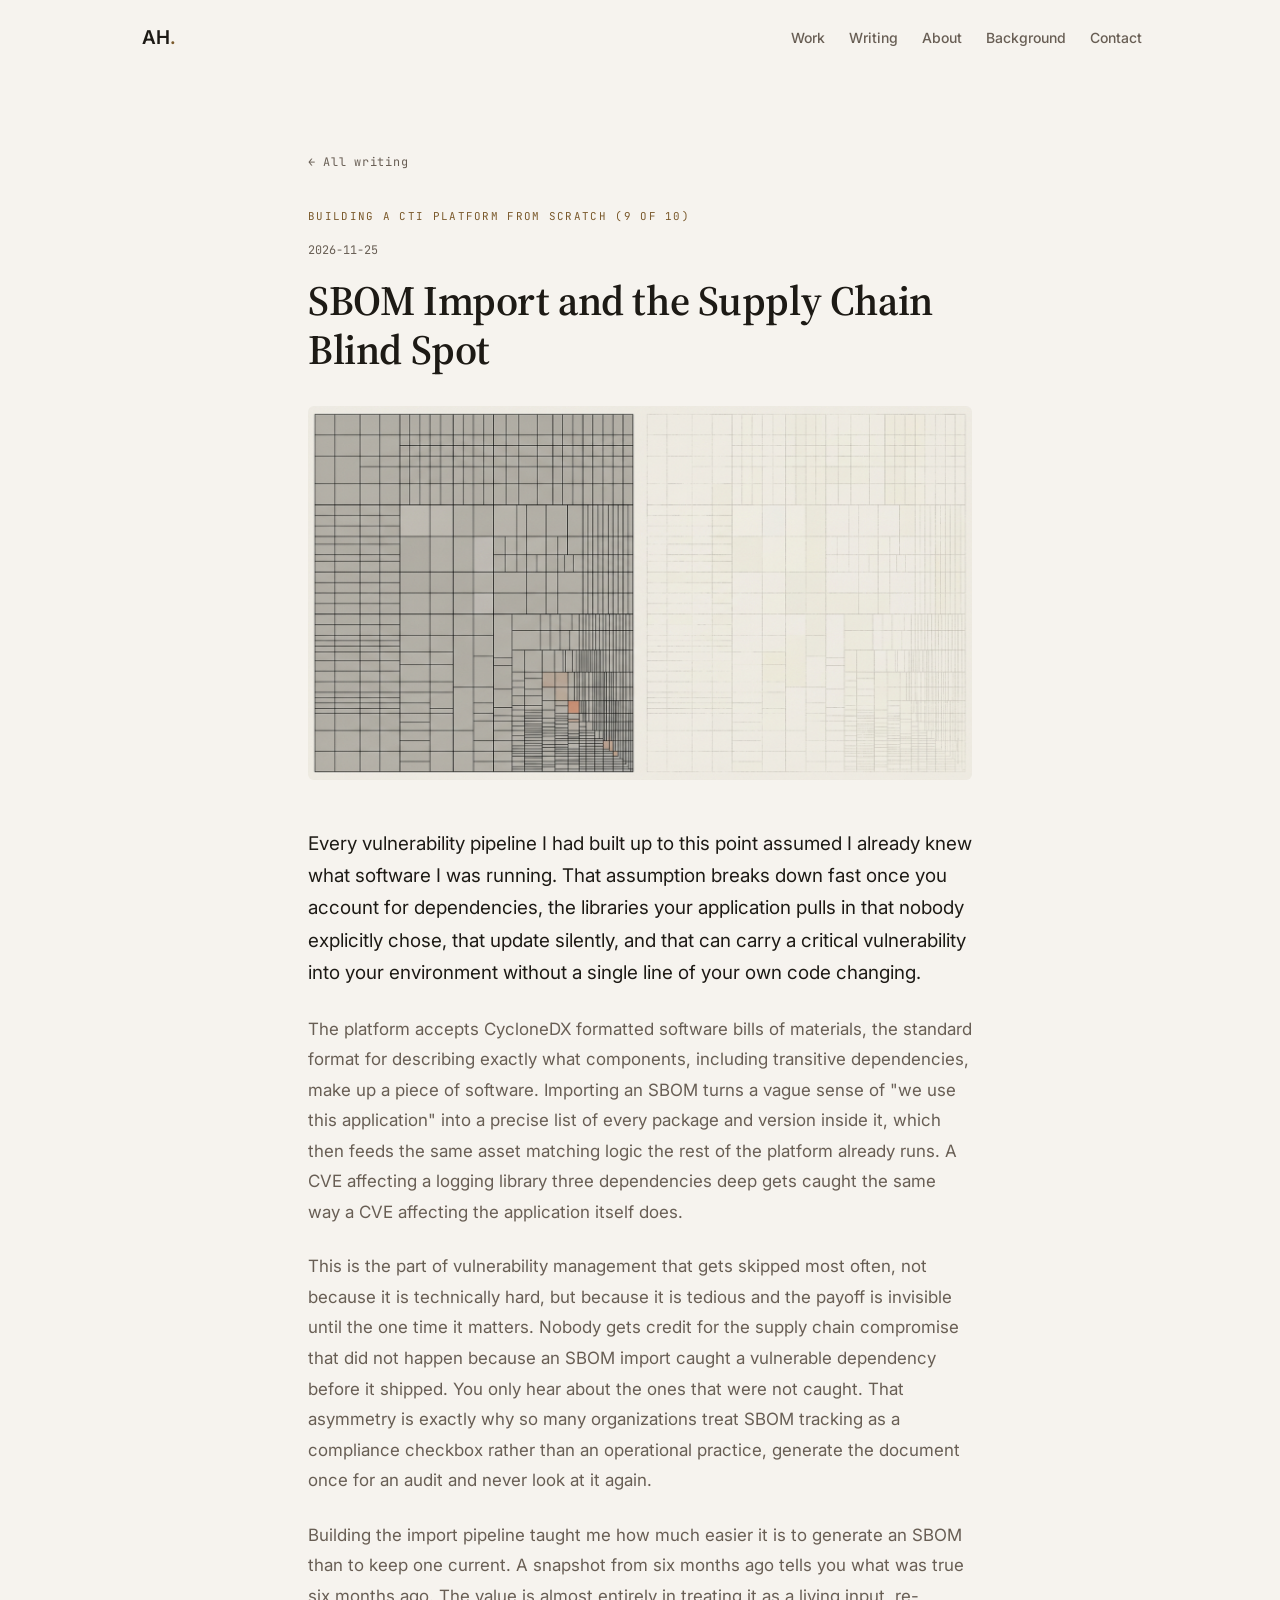
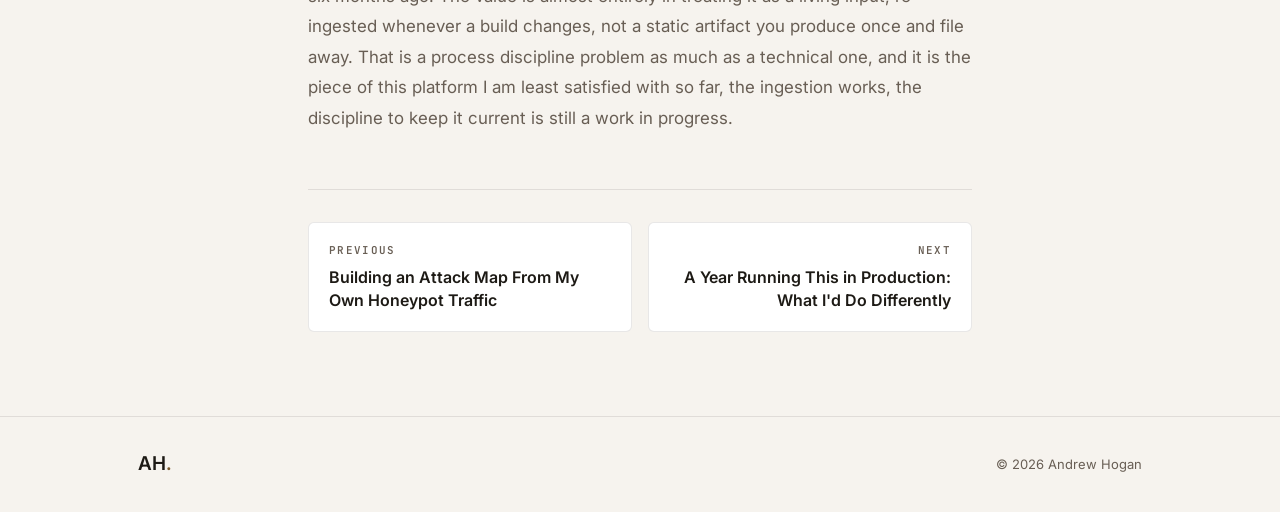
<file: blog/sbom-import-supply-chain-blind-spot.html>
<!DOCTYPE html>
<html lang="en">
<head>
  <meta charset="UTF-8" />
  <meta name="viewport" content="width=device-width, initial-scale=1.0" />
  <meta name="description" content="Every vulnerability pipeline I had built up to this point assumed I already knew what software I was running. That assumption breaks down fast once you account for dependencies, the libraries your…" />
  <link rel="canonical" href="https://www.andrew-hogan.com/blog/sbom-import-supply-chain-blind-spot.html" />
  <link rel="icon" href="/favicon.ico" sizes="any" />
  <link rel="icon" type="image/png" sizes="192x192" href="/icon-192.png" />
  <link rel="apple-touch-icon" href="/apple-touch-icon.png" />
  <meta name="theme-color" content="#f6f3ee" />
  <meta property="og:title" content="SBOM Import and the Supply Chain Blind Spot" />
  <meta property="og:description" content="Every vulnerability pipeline I had built up to this point assumed I already knew what software I was running. That assumption breaks down fast once you account for dependencies, the libraries your…" />
  <meta property="og:type" content="article" />
  <meta property="og:image" content="https://www.andrew-hogan.com/images/blog/sbom-import-supply-chain-blind-spot.png" />
  <meta name="twitter:card" content="summary_large_image" />
  <title>SBOM Import and the Supply Chain Blind Spot | Andrew Hogan</title>
  <link rel="preconnect" href="https://fonts.googleapis.com" />
  <link rel="preconnect" href="https://fonts.gstatic.com" crossorigin />
  <link href="https://fonts.googleapis.com/css2?family=Inter:wght@300;400;500;600;700;800&family=JetBrains+Mono:wght@400;500&family=Source+Serif+4:opsz,wght@8..60,500;8..60,600&display=swap" rel="stylesheet" />
  <link rel="stylesheet" href="/style.css" />
</head>
<body>
  <nav id="navbar">
    <div class="nav-inner">
      <a href="/" class="nav-logo-link"><span class="nav-logo">AH<span class="accent">.</span></span></a>
      <button class="nav-toggle" aria-expanded="false" aria-controls="nav-links" aria-label="Open menu">
        <span></span><span></span><span></span>
      </button>
      <div class="nav-links" id="nav-links">
        <a href="/#work">Work</a>
        <a href="/blog/">Writing</a>
        <a href="/#about">About</a>
        <a href="/background.html">Background</a>
        <a href="/#contact">Contact</a>
      </div>
    </div>
  </nav>

  <main id="main">
<script type="application/ld+json">{"@context": "https://schema.org", "@type": "BlogPosting", "headline": "SBOM Import and the Supply Chain Blind Spot", "description": "Every vulnerability pipeline I had built up to this point assumed I already knew what software I was running. That assumption breaks down fast once you account for dependencies, the libraries your\u2026", "datePublished": "2026-11-25", "dateModified": "2026-11-25", "author": {"@id": "https://www.andrew-hogan.com/#person"}, "publisher": {"@id": "https://www.andrew-hogan.com/#person"}, "mainEntityOfPage": {"@type": "WebPage", "@id": "https://www.andrew-hogan.com/blog/sbom-import-supply-chain-blind-spot.html"}, "inLanguage": "en-US", "image": "https://www.andrew-hogan.com/images/blog/sbom-import-supply-chain-blind-spot.png", "isPartOf": {"@type": "CreativeWorkSeries", "name": "Building a CTI Platform From Scratch (9 of 10)"}}</script>
  <article class="section post-page">
    <div class="container narrow">
      <a class="post-back" href="/blog/">&larr; All writing</a>
      <div class="post-kicker">Building a CTI Platform From Scratch (9 of 10)</div>
      <p class="post-date"><time datetime="2026-11-25">2026-11-25</time></p>
      <h1 class="post-h1">SBOM Import and the Supply Chain Blind Spot</h1>
      <img class="post-cover" src="/images/blog/sbom-import-supply-chain-blind-spot.png" alt="Cover illustration for SBOM Import and the Supply Chain Blind Spot" />
      <div class="post-body">
      <p class="post-lede">Every vulnerability pipeline I had built up to this point assumed I already knew what software I was running. That assumption breaks down fast once you account for dependencies, the libraries your application pulls in that nobody explicitly chose, that update silently, and that can carry a critical vulnerability into your environment without a single line of your own code changing.</p>
      <p>The platform accepts CycloneDX formatted software bills of materials, the standard format for describing exactly what components, including transitive dependencies, make up a piece of software. Importing an SBOM turns a vague sense of &quot;we use this application&quot; into a precise list of every package and version inside it, which then feeds the same asset matching logic the rest of the platform already runs. A CVE affecting a logging library three dependencies deep gets caught the same way a CVE affecting the application itself does.</p>
      <p>This is the part of vulnerability management that gets skipped most often, not because it is technically hard, but because it is tedious and the payoff is invisible until the one time it matters. Nobody gets credit for the supply chain compromise that did not happen because an SBOM import caught a vulnerable dependency before it shipped. You only hear about the ones that were not caught. That asymmetry is exactly why so many organizations treat SBOM tracking as a compliance checkbox rather than an operational practice, generate the document once for an audit and never look at it again.</p>
      <p>Building the import pipeline taught me how much easier it is to generate an SBOM than to keep one current. A snapshot from six months ago tells you what was true six months ago. The value is almost entirely in treating it as a living input, re-ingested whenever a build changes, not a static artifact you produce once and file away. That is a process discipline problem as much as a technical one, and it is the piece of this platform I am least satisfied with so far, the ingestion works, the discipline to keep it current is still a work in progress.</p>
      </div>
      <div class="post-nav"><a class="post-nav-link" href="/blog/attack-map-from-honeypot-traffic.html"><span>Previous</span>Building an Attack Map From My Own Honeypot Traffic</a><a class="post-nav-link next" href="/blog/a-year-in-production-what-id-change.html"><span>Next</span>A Year Running This in Production: What I&#x27;d Do Differently</a></div>
    </div>
  </article>

  <script>
    // Blog pages share the fixed navbar, so they need the same scrolled
    // material the home and background pages use.
    (function () {
      var bar = document.getElementById('navbar'), queued = false;
      function sync() { queued = false; bar.classList.toggle('scrolled', window.scrollY > 40); }
      window.addEventListener('scroll', function () {
        if (!queued) { queued = true; requestAnimationFrame(sync); }
      }, { passive: true });
      sync();
    })();
    (function () {
      var t = document.querySelector('.nav-toggle'),
          n = document.getElementById('nav-links');
      if (!t || !n) return;
      t.addEventListener('click', function () {
        var open = n.classList.toggle('open');
        t.setAttribute('aria-expanded', open);
        t.setAttribute('aria-label', open ? 'Close menu' : 'Open menu');
      });
      // Escape dismisses the menu and returns focus to the trigger.
      document.addEventListener('keydown', function (e) {
        if (e.key === 'Escape' && n.classList.contains('open')) {
          n.classList.remove('open');
          t.setAttribute('aria-expanded', 'false');
          t.setAttribute('aria-label', 'Open menu');
          t.focus();
        }
      });
      n.addEventListener('click', function (e) {
        if (e.target.tagName === 'A') {
          n.classList.remove('open');
          t.setAttribute('aria-expanded', 'false');
          t.setAttribute('aria-label', 'Open menu');
        }
      });
    })();
  </script>

  </main>

  <footer class="footer">
    <div class="container footer-inner">
      <span class="nav-logo">AH<span class="accent">.</span></span>
      <p>&copy; 2026 Andrew Hogan</p>
    </div>
  </footer>
</body>
</html>
</file>
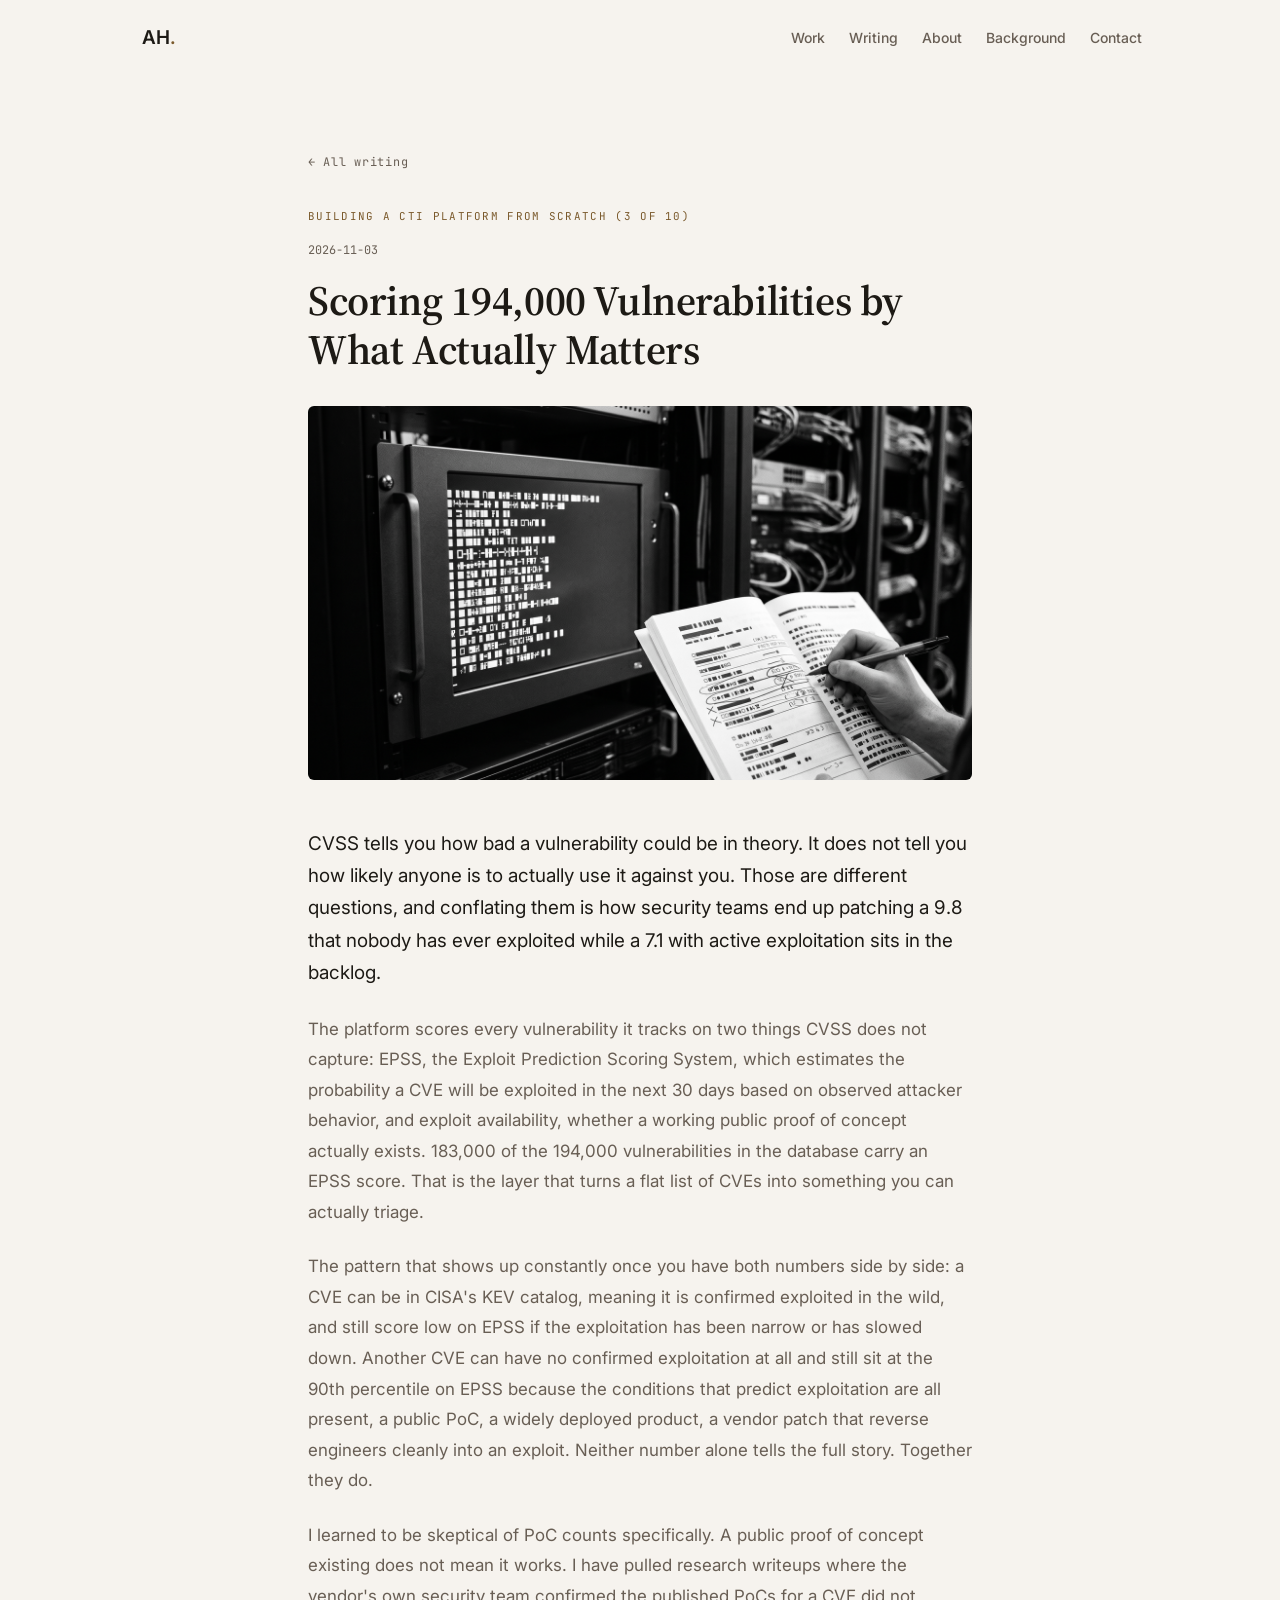
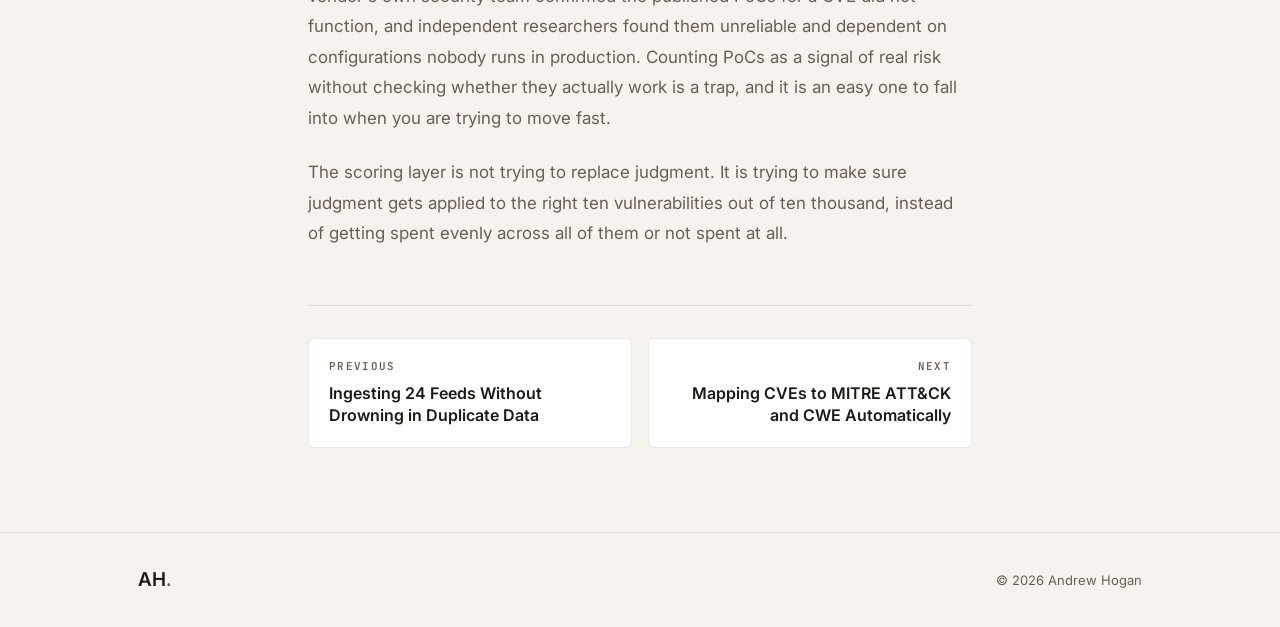
<file: blog/scoring-194000-vulnerabilities.html>
<!DOCTYPE html>
<html lang="en">
<head>
  <meta charset="UTF-8" />
  <meta name="viewport" content="width=device-width, initial-scale=1.0" />
  <meta name="description" content="CVSS tells you how bad a vulnerability could be in theory. It does not tell you how likely anyone is to actually use it against you. Those are different questions, and conflating them is how security…" />
  <link rel="canonical" href="https://www.andrew-hogan.com/blog/scoring-194000-vulnerabilities.html" />
  <link rel="icon" href="/favicon.ico" sizes="any" />
  <link rel="icon" type="image/png" sizes="192x192" href="/icon-192.png" />
  <link rel="apple-touch-icon" href="/apple-touch-icon.png" />
  <meta name="theme-color" content="#f6f3ee" />
  <meta property="og:title" content="Scoring 194,000 Vulnerabilities by What Actually Matters" />
  <meta property="og:description" content="CVSS tells you how bad a vulnerability could be in theory. It does not tell you how likely anyone is to actually use it against you. Those are different questions, and conflating them is how security…" />
  <meta property="og:type" content="article" />
  <meta property="og:image" content="https://www.andrew-hogan.com/images/blog/scoring-194000-vulnerabilities.png" />
  <meta name="twitter:card" content="summary_large_image" />
  <title>Scoring 194,000 Vulnerabilities by What Actually Matters | Andrew Hogan</title>
  <link rel="preconnect" href="https://fonts.googleapis.com" />
  <link rel="preconnect" href="https://fonts.gstatic.com" crossorigin />
  <link href="https://fonts.googleapis.com/css2?family=Inter:wght@300;400;500;600;700;800&family=JetBrains+Mono:wght@400;500&family=Source+Serif+4:opsz,wght@8..60,500;8..60,600&display=swap" rel="stylesheet" />
  <link rel="stylesheet" href="/style.css" />
</head>
<body>
  <nav id="navbar">
    <div class="nav-inner">
      <a href="/" class="nav-logo-link"><span class="nav-logo">AH<span class="accent">.</span></span></a>
      <button class="nav-toggle" aria-expanded="false" aria-controls="nav-links" aria-label="Open menu">
        <span></span><span></span><span></span>
      </button>
      <div class="nav-links" id="nav-links">
        <a href="/#work">Work</a>
        <a href="/blog/">Writing</a>
        <a href="/#about">About</a>
        <a href="/background.html">Background</a>
        <a href="/#contact">Contact</a>
      </div>
    </div>
  </nav>

  <main id="main">
<script type="application/ld+json">{"@context": "https://schema.org", "@type": "BlogPosting", "headline": "Scoring 194,000 Vulnerabilities by What Actually Matters", "description": "CVSS tells you how bad a vulnerability could be in theory. It does not tell you how likely anyone is to actually use it against you. Those are different questions, and conflating them is how security\u2026", "datePublished": "2026-11-03", "dateModified": "2026-11-03", "author": {"@id": "https://www.andrew-hogan.com/#person"}, "publisher": {"@id": "https://www.andrew-hogan.com/#person"}, "mainEntityOfPage": {"@type": "WebPage", "@id": "https://www.andrew-hogan.com/blog/scoring-194000-vulnerabilities.html"}, "inLanguage": "en-US", "image": "https://www.andrew-hogan.com/images/blog/scoring-194000-vulnerabilities.png", "isPartOf": {"@type": "CreativeWorkSeries", "name": "Building a CTI Platform From Scratch (3 of 10)"}}</script>
  <article class="section post-page">
    <div class="container narrow">
      <a class="post-back" href="/blog/">&larr; All writing</a>
      <div class="post-kicker">Building a CTI Platform From Scratch (3 of 10)</div>
      <p class="post-date"><time datetime="2026-11-03">2026-11-03</time></p>
      <h1 class="post-h1">Scoring 194,000 Vulnerabilities by What Actually Matters</h1>
      <img class="post-cover" src="/images/blog/scoring-194000-vulnerabilities.png" alt="Cover illustration for Scoring 194,000 Vulnerabilities by What Actually Matters" />
      <div class="post-body">
      <p class="post-lede">CVSS tells you how bad a vulnerability could be in theory. It does not tell you how likely anyone is to actually use it against you. Those are different questions, and conflating them is how security teams end up patching a 9.8 that nobody has ever exploited while a 7.1 with active exploitation sits in the backlog.</p>
      <p>The platform scores every vulnerability it tracks on two things CVSS does not capture: EPSS, the Exploit Prediction Scoring System, which estimates the probability a CVE will be exploited in the next 30 days based on observed attacker behavior, and exploit availability, whether a working public proof of concept actually exists. 183,000 of the 194,000 vulnerabilities in the database carry an EPSS score. That is the layer that turns a flat list of CVEs into something you can actually triage.</p>
      <p>The pattern that shows up constantly once you have both numbers side by side: a CVE can be in CISA&#x27;s KEV catalog, meaning it is confirmed exploited in the wild, and still score low on EPSS if the exploitation has been narrow or has slowed down. Another CVE can have no confirmed exploitation at all and still sit at the 90th percentile on EPSS because the conditions that predict exploitation are all present, a public PoC, a widely deployed product, a vendor patch that reverse engineers cleanly into an exploit. Neither number alone tells the full story. Together they do.</p>
      <p>I learned to be skeptical of PoC counts specifically. A public proof of concept existing does not mean it works. I have pulled research writeups where the vendor&#x27;s own security team confirmed the published PoCs for a CVE did not function, and independent researchers found them unreliable and dependent on configurations nobody runs in production. Counting PoCs as a signal of real risk without checking whether they actually work is a trap, and it is an easy one to fall into when you are trying to move fast.</p>
      <p>The scoring layer is not trying to replace judgment. It is trying to make sure judgment gets applied to the right ten vulnerabilities out of ten thousand, instead of getting spent evenly across all of them or not spent at all.</p>
      </div>
      <div class="post-nav"><a class="post-nav-link" href="/blog/ingesting-24-feeds-without-duplicate-data.html"><span>Previous</span>Ingesting 24 Feeds Without Drowning in Duplicate Data</a><a class="post-nav-link next" href="/blog/mapping-cves-to-attck-and-cwe.html"><span>Next</span>Mapping CVEs to MITRE ATT&amp;CK and CWE Automatically</a></div>
    </div>
  </article>

  <script>
    // Blog pages share the fixed navbar, so they need the same scrolled
    // material the home and background pages use.
    (function () {
      var bar = document.getElementById('navbar'), queued = false;
      function sync() { queued = false; bar.classList.toggle('scrolled', window.scrollY > 40); }
      window.addEventListener('scroll', function () {
        if (!queued) { queued = true; requestAnimationFrame(sync); }
      }, { passive: true });
      sync();
    })();
    (function () {
      var t = document.querySelector('.nav-toggle'),
          n = document.getElementById('nav-links');
      if (!t || !n) return;
      t.addEventListener('click', function () {
        var open = n.classList.toggle('open');
        t.setAttribute('aria-expanded', open);
        t.setAttribute('aria-label', open ? 'Close menu' : 'Open menu');
      });
      // Escape dismisses the menu and returns focus to the trigger.
      document.addEventListener('keydown', function (e) {
        if (e.key === 'Escape' && n.classList.contains('open')) {
          n.classList.remove('open');
          t.setAttribute('aria-expanded', 'false');
          t.setAttribute('aria-label', 'Open menu');
          t.focus();
        }
      });
      n.addEventListener('click', function (e) {
        if (e.target.tagName === 'A') {
          n.classList.remove('open');
          t.setAttribute('aria-expanded', 'false');
          t.setAttribute('aria-label', 'Open menu');
        }
      });
    })();
  </script>

  </main>

  <footer class="footer">
    <div class="container footer-inner">
      <span class="nav-logo">AH<span class="accent">.</span></span>
      <p>&copy; 2026 Andrew Hogan</p>
    </div>
  </footer>
</body>
</html>
</file>
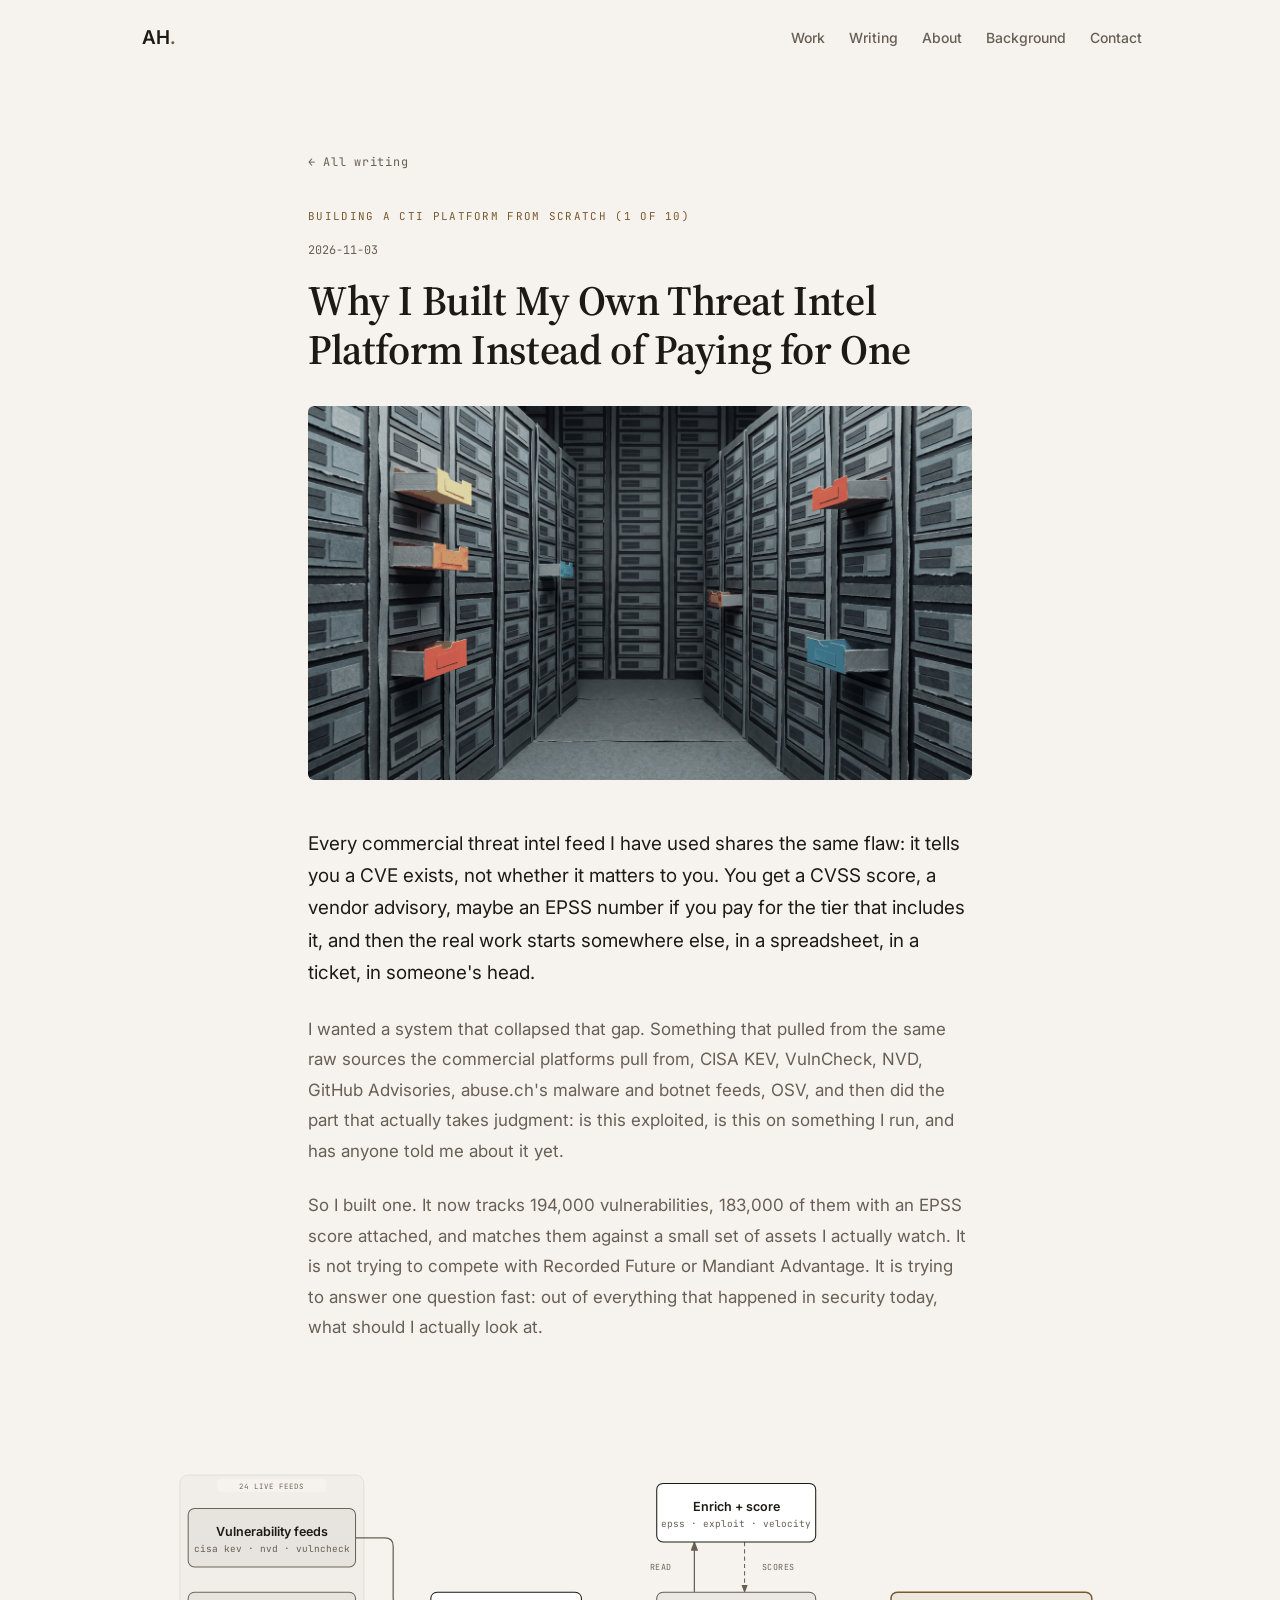
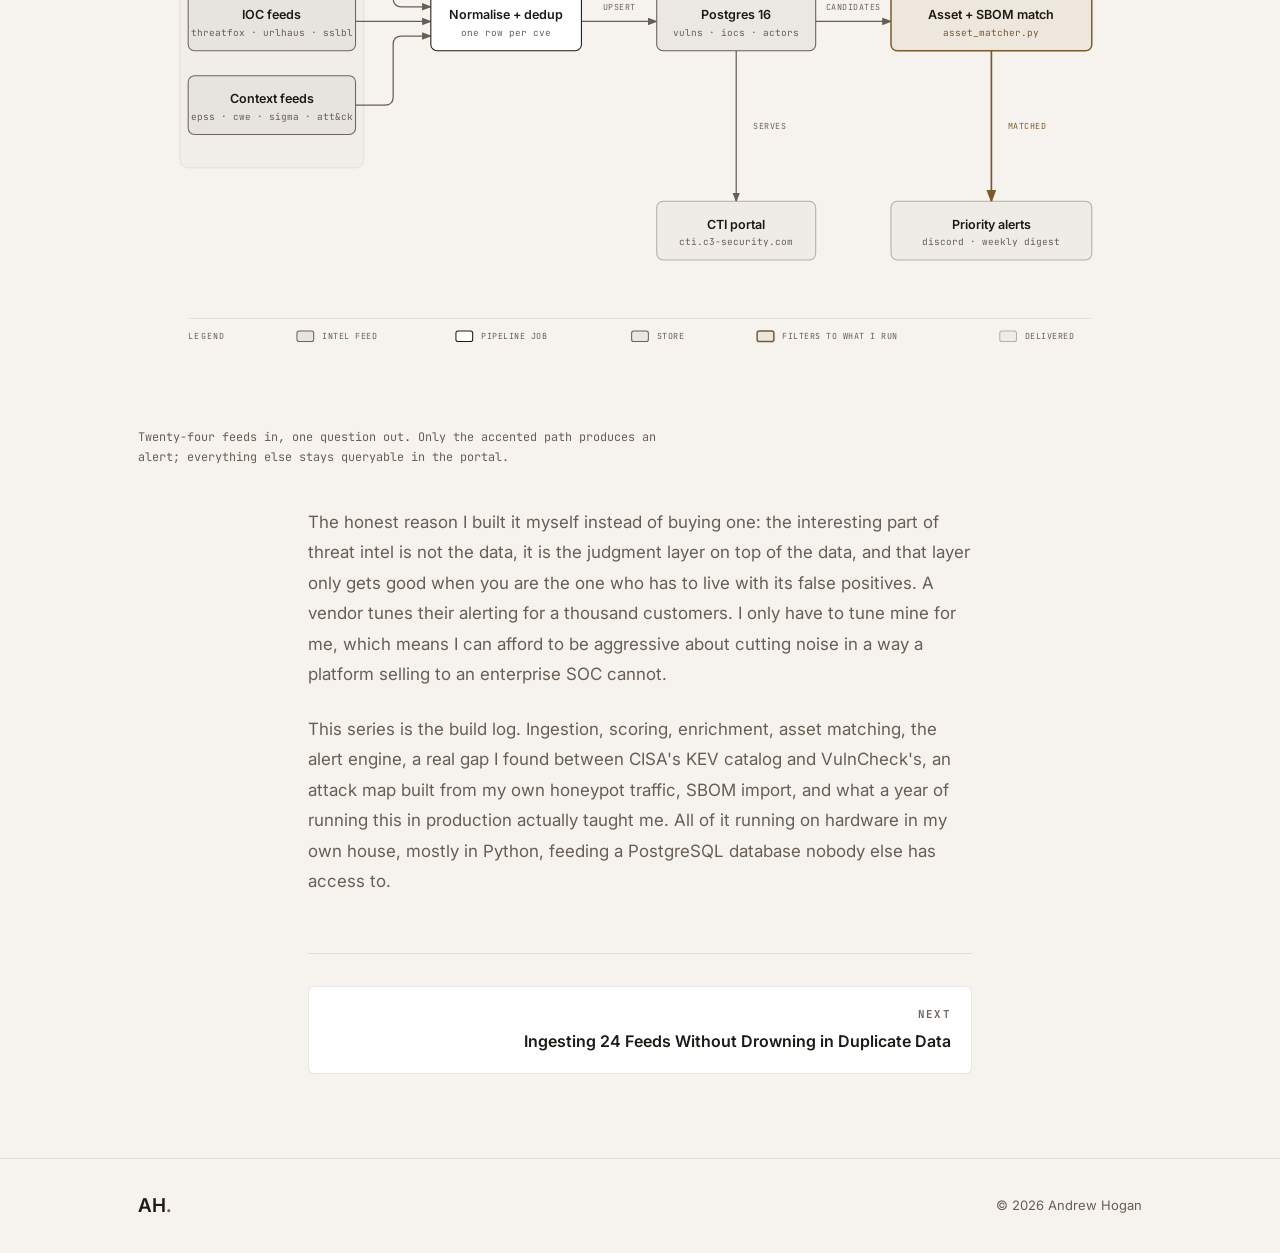
<file: blog/why-i-built-my-own-threat-intel-platform.html>
<!DOCTYPE html>
<html lang="en">
<head>
  <meta charset="UTF-8" />
  <meta name="viewport" content="width=device-width, initial-scale=1.0" />
  <meta name="description" content="Every commercial threat intel feed I have used shares the same flaw: it tells you a CVE exists, not whether it matters to you. You get a CVSS score, a vendor advisory, maybe an EPSS number if you pay…" />
  <link rel="canonical" href="https://www.andrew-hogan.com/blog/why-i-built-my-own-threat-intel-platform.html" />
  <link rel="icon" href="/favicon.ico" sizes="any" />
  <link rel="icon" type="image/png" sizes="192x192" href="/icon-192.png" />
  <link rel="apple-touch-icon" href="/apple-touch-icon.png" />
  <meta name="theme-color" content="#f6f3ee" />
  <meta property="og:title" content="Why I Built My Own Threat Intel Platform Instead of Paying for One" />
  <meta property="og:description" content="Every commercial threat intel feed I have used shares the same flaw: it tells you a CVE exists, not whether it matters to you. You get a CVSS score, a vendor advisory, maybe an EPSS number if you pay…" />
  <meta property="og:type" content="article" />
  <meta property="og:image" content="https://www.andrew-hogan.com/images/blog/why-i-built-my-own-threat-intel-platform.png" />
  <meta name="twitter:card" content="summary_large_image" />
  <title>Why I Built My Own Threat Intel Platform Instead of Paying for One | Andrew Hogan</title>
  <link rel="preconnect" href="https://fonts.googleapis.com" />
  <link rel="preconnect" href="https://fonts.gstatic.com" crossorigin />
  <link href="https://fonts.googleapis.com/css2?family=Inter:wght@300;400;500;600;700;800&family=JetBrains+Mono:wght@400;500&family=Source+Serif+4:opsz,wght@8..60,500;8..60,600&display=swap" rel="stylesheet" />
  <link rel="stylesheet" href="/style.css" />
</head>
<body>
  <nav id="navbar">
    <div class="nav-inner">
      <a href="/" class="nav-logo-link"><span class="nav-logo">AH<span class="accent">.</span></span></a>
      <button class="nav-toggle" aria-expanded="false" aria-controls="nav-links" aria-label="Open menu">
        <span></span><span></span><span></span>
      </button>
      <div class="nav-links" id="nav-links">
        <a href="/#work">Work</a>
        <a href="/blog/">Writing</a>
        <a href="/#about">About</a>
        <a href="/background.html">Background</a>
        <a href="/#contact">Contact</a>
      </div>
    </div>
  </nav>

  <main id="main">
<script type="application/ld+json">{"@context": "https://schema.org", "@type": "BlogPosting", "headline": "Why I Built My Own Threat Intel Platform Instead of Paying for One", "description": "Every commercial threat intel feed I have used shares the same flaw: it tells you a CVE exists, not whether it matters to you. You get a CVSS score, a vendor advisory, maybe an EPSS number if you pay\u2026", "datePublished": "2026-11-03", "dateModified": "2026-11-03", "author": {"@id": "https://www.andrew-hogan.com/#person"}, "publisher": {"@id": "https://www.andrew-hogan.com/#person"}, "mainEntityOfPage": {"@type": "WebPage", "@id": "https://www.andrew-hogan.com/blog/why-i-built-my-own-threat-intel-platform.html"}, "inLanguage": "en-US", "image": "https://www.andrew-hogan.com/images/blog/why-i-built-my-own-threat-intel-platform.png", "isPartOf": {"@type": "CreativeWorkSeries", "name": "Building a CTI Platform From Scratch (1 of 10)"}}</script>
  <article class="section post-page">
    <div class="container narrow">
      <a class="post-back" href="/blog/">&larr; All writing</a>
      <div class="post-kicker">Building a CTI Platform From Scratch (1 of 10)</div>
      <p class="post-date"><time datetime="2026-11-03">2026-11-03</time></p>
      <h1 class="post-h1">Why I Built My Own Threat Intel Platform Instead of Paying for One</h1>
      <img class="post-cover" src="/images/blog/why-i-built-my-own-threat-intel-platform.png" alt="Cover illustration for Why I Built My Own Threat Intel Platform Instead of Paying for One" />
      <div class="post-body">
      <p class="post-lede">Every commercial threat intel feed I have used shares the same flaw: it tells you a CVE exists, not whether it matters to you. You get a CVSS score, a vendor advisory, maybe an EPSS number if you pay for the tier that includes it, and then the real work starts somewhere else, in a spreadsheet, in a ticket, in someone&#x27;s head.</p>
      <p>I wanted a system that collapsed that gap. Something that pulled from the same raw sources the commercial platforms pull from, CISA KEV, VulnCheck, NVD, GitHub Advisories, abuse.ch&#x27;s malware and botnet feeds, OSV, and then did the part that actually takes judgment: is this exploited, is this on something I run, and has anyone told me about it yet.</p>
      <p>So I built one. It now tracks 194,000 vulnerabilities, 183,000 of them with an EPSS score attached, and matches them against a small set of assets I actually watch. It is not trying to compete with Recorded Future or Mandiant Advantage. It is trying to answer one question fast: out of everything that happened in security today, what should I actually look at.</p>
      <figure class="post-figure">
        <div class="diagram-scroll">
<svg viewBox="0 0 960 600" xmlns="http://www.w3.org/2000/svg" role="img" aria-labelledby="cti-pipeline-title cti-pipeline-desc">
        <title id="cti-pipeline-title">CTI platform ingest and scoring pipeline</title>
        <desc id="cti-pipeline-desc">Twenty-four intel feeds are normalised into one Postgres store, enriched with EPSS, exploit availability and velocity scores, then matched against owned assets and SBOM inventory; only matched findings become priority alerts, while the full set stays queryable in the portal.</desc>
        <defs>
          <marker id="cti-arrow" markerWidth="8" markerHeight="6" refX="7" refY="3" orient="auto"><polygon points="0 0, 8 3, 0 6" fill="#685e54"/></marker>
          <marker id="cti-arrow-accent" markerWidth="8" markerHeight="6" refX="7" refY="3" orient="auto"><polygon points="0 0, 8 3, 0 6" fill="#7a592b"/></marker>
          <marker id="cti-arrow-link" markerWidth="8" markerHeight="6" refX="7" refY="3" orient="auto"><polygon points="0 0, 8 3, 0 6" fill="#3d5a80"/></marker>
        </defs>

        <rect width="100%" height="100%" fill="#f6f3ee"/>

        <!-- ZONE: sources (drawn before arrows and nodes) -->
        <rect x="40" y="88" width="176" height="280" rx="8" fill="rgba(29,26,21,0.02)" stroke="rgba(29,26,21,0.10)" stroke-width="0.8"/>
        <rect x="76" y="92" width="104" height="12" rx="2" fill="#f6f3ee"/>
        <text x="128" y="101" fill="#706459" font-size="7" font-family="'JetBrains Mono', ui-monospace, monospace" text-anchor="middle" letter-spacing="0.14em">24 LIVE FEEDS</text>

        <!-- ARROWS (before boxes) -->
        <!-- sources fan in -->
        <path d="M 208,148 H 236 Q 244,148 244,156 V 206 Q 244,214 252,214 H 280" fill="none" stroke="#685e54" stroke-width="1.2" marker-end="url(#cti-arrow)"/>
        <line x1="208" y1="228" x2="280" y2="228" stroke="#685e54" stroke-width="1.2" marker-end="url(#cti-arrow)"/>
        <path d="M 208,308 H 236 Q 244,308 244,300 V 250 Q 244,242 252,242 H 280" fill="none" stroke="#685e54" stroke-width="1.2" marker-end="url(#cti-arrow)"/>
        <!-- normalize -> store -->
        <line x1="424" y1="228" x2="496" y2="228" stroke="#685e54" stroke-width="1.2" marker-end="url(#cti-arrow)"/>
        <!-- store <-> enrich -->
        <line x1="532" y1="200" x2="532" y2="152" stroke="#685e54" stroke-width="1.2" marker-end="url(#cti-arrow)"/>
        <line x1="580" y1="152" x2="580" y2="200" stroke="#685e54" stroke-width="1" stroke-dasharray="4,3" marker-end="url(#cti-arrow)"/>
        <!-- store -> asset match -->
        <line x1="648" y1="228" x2="720" y2="228" stroke="#685e54" stroke-width="1.2" marker-end="url(#cti-arrow)"/>
        <!-- asset match -> alerts (focal path) -->
        <line x1="816" y1="256" x2="816" y2="400" stroke="#7a592b" stroke-width="1.6" marker-end="url(#cti-arrow-accent)"/>
        <!-- store -> portal -->
        <line x1="572" y1="256" x2="572" y2="400" stroke="#685e54" stroke-width="1.2" marker-end="url(#cti-arrow)"/>

        <!-- ARROW LABELS -->
        <rect x="442" y="208" width="36" height="12" rx="2" fill="#f6f3ee"/>
        <text x="460" y="217" fill="#706459" font-size="8" font-family="'JetBrains Mono', ui-monospace, monospace" text-anchor="middle" letter-spacing="0.06em">UPSERT</text>

        <rect x="482" y="170" width="36" height="12" rx="2" fill="#f6f3ee"/>
        <text x="500" y="179" fill="#706459" font-size="8" font-family="'JetBrains Mono', ui-monospace, monospace" text-anchor="middle" letter-spacing="0.06em">READ</text>

        <rect x="590" y="170" width="44" height="12" rx="2" fill="#f6f3ee"/>
        <text x="612" y="179" fill="#706459" font-size="8" font-family="'JetBrains Mono', ui-monospace, monospace" text-anchor="middle" letter-spacing="0.06em">SCORES</text>

        <rect x="656" y="208" width="56" height="12" rx="2" fill="#f6f3ee"/>
        <text x="684" y="217" fill="#706459" font-size="8" font-family="'JetBrains Mono', ui-monospace, monospace" text-anchor="middle" letter-spacing="0.06em">CANDIDATES</text>

        <rect x="826" y="322" width="48" height="12" rx="2" fill="#f6f3ee"/>
        <text x="850" y="331" fill="#7a592b" font-size="8" font-family="'JetBrains Mono', ui-monospace, monospace" text-anchor="middle" letter-spacing="0.06em">MATCHED</text>

        <rect x="582" y="322" width="44" height="12" rx="2" fill="#f6f3ee"/>
        <text x="604" y="331" fill="#706459" font-size="8" font-family="'JetBrains Mono', ui-monospace, monospace" text-anchor="middle" letter-spacing="0.06em">SERVES</text>

        <!-- NODES -->
        <!-- sources: input treatment -->
        <rect x="48" y="120" width="160" height="56" rx="6" fill="#f6f3ee"/>
        <rect x="48" y="120" width="160" height="56" rx="6" fill="rgba(104,94,84,0.10)" stroke="#706459" stroke-width="1"/>
        <text x="128" y="146" fill="#1d1a15" font-size="12" font-weight="600" font-family="'Inter', system-ui, sans-serif" text-anchor="middle">Vulnerability feeds</text>
        <text x="128" y="162" fill="#685e54" font-size="9" font-family="'JetBrains Mono', ui-monospace, monospace" text-anchor="middle">cisa kev · nvd · vulncheck</text>

        <rect x="48" y="200" width="160" height="56" rx="6" fill="#f6f3ee"/>
        <rect x="48" y="200" width="160" height="56" rx="6" fill="rgba(104,94,84,0.10)" stroke="#706459" stroke-width="1"/>
        <text x="128" y="226" fill="#1d1a15" font-size="12" font-weight="600" font-family="'Inter', system-ui, sans-serif" text-anchor="middle">IOC feeds</text>
        <text x="128" y="242" fill="#685e54" font-size="9" font-family="'JetBrains Mono', ui-monospace, monospace" text-anchor="middle">threatfox · urlhaus · sslbl</text>

        <rect x="48" y="280" width="160" height="56" rx="6" fill="#f6f3ee"/>
        <rect x="48" y="280" width="160" height="56" rx="6" fill="rgba(104,94,84,0.10)" stroke="#706459" stroke-width="1"/>
        <text x="128" y="306" fill="#1d1a15" font-size="12" font-weight="600" font-family="'Inter', system-ui, sans-serif" text-anchor="middle">Context feeds</text>
        <text x="128" y="322" fill="#685e54" font-size="9" font-family="'JetBrains Mono', ui-monospace, monospace" text-anchor="middle">epss · cwe · sigma · att&amp;ck</text>

        <!-- normalize: backend -->
        <rect x="280" y="200" width="144" height="56" rx="6" fill="#f6f3ee"/>
        <rect x="280" y="200" width="144" height="56" rx="6" fill="#ffffff" stroke="#1d1a15" stroke-width="1"/>
        <text x="352" y="226" fill="#1d1a15" font-size="12" font-weight="600" font-family="'Inter', system-ui, sans-serif" text-anchor="middle">Normalise + dedup</text>
        <text x="352" y="242" fill="#685e54" font-size="9" font-family="'JetBrains Mono', ui-monospace, monospace" text-anchor="middle">one row per cve</text>

        <!-- enrich: backend -->
        <rect x="496" y="96" width="152" height="56" rx="6" fill="#f6f3ee"/>
        <rect x="496" y="96" width="152" height="56" rx="6" fill="#ffffff" stroke="#1d1a15" stroke-width="1"/>
        <text x="572" y="122" fill="#1d1a15" font-size="12" font-weight="600" font-family="'Inter', system-ui, sans-serif" text-anchor="middle">Enrich + score</text>
        <text x="572" y="138" fill="#685e54" font-size="9" font-family="'JetBrains Mono', ui-monospace, monospace" text-anchor="middle">epss · exploit · velocity</text>

        <!-- postgres: store -->
        <rect x="496" y="200" width="152" height="56" rx="6" fill="#f6f3ee"/>
        <rect x="496" y="200" width="152" height="56" rx="6" fill="rgba(29,26,21,0.05)" stroke="#685e54" stroke-width="1"/>
        <text x="572" y="226" fill="#1d1a15" font-size="12" font-weight="600" font-family="'Inter', system-ui, sans-serif" text-anchor="middle">Postgres 16</text>
        <text x="572" y="242" fill="#685e54" font-size="9" font-family="'JetBrains Mono', ui-monospace, monospace" text-anchor="middle">vulns · iocs · actors</text>

        <!-- asset match: FOCAL -->
        <rect x="720" y="200" width="192" height="56" rx="6" fill="#f6f3ee"/>
        <rect x="720" y="200" width="192" height="56" rx="6" fill="rgba(122,89,43,0.08)" stroke="#7a592b" stroke-width="1.4"/>
        <text x="816" y="226" fill="#1d1a15" font-size="12" font-weight="600" font-family="'Inter', system-ui, sans-serif" text-anchor="middle">Asset + SBOM match</text>
        <text x="816" y="242" fill="#7a592b" font-size="9" font-family="'JetBrains Mono', ui-monospace, monospace" text-anchor="middle">asset_matcher.py</text>

        <!-- outputs: external -->
        <rect x="496" y="400" width="152" height="56" rx="6" fill="#f6f3ee"/>
        <rect x="496" y="400" width="152" height="56" rx="6" fill="rgba(29,26,21,0.03)" stroke="rgba(29,26,21,0.30)" stroke-width="1"/>
        <text x="572" y="426" fill="#1d1a15" font-size="12" font-weight="600" font-family="'Inter', system-ui, sans-serif" text-anchor="middle">CTI portal</text>
        <text x="572" y="442" fill="#685e54" font-size="9" font-family="'JetBrains Mono', ui-monospace, monospace" text-anchor="middle">cti.c3-security.com</text>

        <rect x="720" y="400" width="192" height="56" rx="6" fill="#f6f3ee"/>
        <rect x="720" y="400" width="192" height="56" rx="6" fill="rgba(29,26,21,0.03)" stroke="rgba(29,26,21,0.30)" stroke-width="1"/>
        <text x="816" y="426" fill="#1d1a15" font-size="12" font-weight="600" font-family="'Inter', system-ui, sans-serif" text-anchor="middle">Priority alerts</text>
        <text x="816" y="442" fill="#685e54" font-size="9" font-family="'JetBrains Mono', ui-monospace, monospace" text-anchor="middle">discord · weekly digest</text>

        <!-- LEGEND -->
        <line x1="48" y1="512" x2="912" y2="512" stroke="rgba(29,26,21,0.10)" stroke-width="0.8"/>
        <text x="48" y="532" fill="#685e54" font-size="8" font-family="'JetBrains Mono', ui-monospace, monospace" letter-spacing="0.14em">LEGEND</text>

        <rect x="152" y="524" width="16" height="10" rx="2" fill="rgba(104,94,84,0.10)" stroke="#706459" stroke-width="1"/>
        <text x="176" y="532" fill="#685e54" font-size="8" font-family="'JetBrains Mono', ui-monospace, monospace" letter-spacing="0.06em">INTEL FEED</text>

        <rect x="304" y="524" width="16" height="10" rx="2" fill="#ffffff" stroke="#1d1a15" stroke-width="1"/>
        <text x="328" y="532" fill="#685e54" font-size="8" font-family="'JetBrains Mono', ui-monospace, monospace" letter-spacing="0.06em">PIPELINE JOB</text>

        <rect x="472" y="524" width="16" height="10" rx="2" fill="rgba(29,26,21,0.05)" stroke="#685e54" stroke-width="1"/>
        <text x="496" y="532" fill="#685e54" font-size="8" font-family="'JetBrains Mono', ui-monospace, monospace" letter-spacing="0.06em">STORE</text>

        <rect x="592" y="524" width="16" height="10" rx="2" fill="rgba(122,89,43,0.08)" stroke="#7a592b" stroke-width="1.4"/>
        <text x="616" y="532" fill="#685e54" font-size="8" font-family="'JetBrains Mono', ui-monospace, monospace" letter-spacing="0.06em">FILTERS TO WHAT I RUN</text>

        <rect x="824" y="524" width="16" height="10" rx="2" fill="rgba(29,26,21,0.03)" stroke="rgba(29,26,21,0.30)" stroke-width="1"/>
        <text x="848" y="532" fill="#685e54" font-size="8" font-family="'JetBrains Mono', ui-monospace, monospace" letter-spacing="0.06em">DELIVERED</text>
      </svg>
        </div>
        <figcaption>Twenty-four feeds in, one question out. Only the accented path produces an alert; everything else stays queryable in the portal.</figcaption>
      </figure>
      <p>The honest reason I built it myself instead of buying one: the interesting part of threat intel is not the data, it is the judgment layer on top of the data, and that layer only gets good when you are the one who has to live with its false positives. A vendor tunes their alerting for a thousand customers. I only have to tune mine for me, which means I can afford to be aggressive about cutting noise in a way a platform selling to an enterprise SOC cannot.</p>
      <p>This series is the build log. Ingestion, scoring, enrichment, asset matching, the alert engine, a real gap I found between CISA&#x27;s KEV catalog and VulnCheck&#x27;s, an attack map built from my own honeypot traffic, SBOM import, and what a year of running this in production actually taught me. All of it running on hardware in my own house, mostly in Python, feeding a PostgreSQL database nobody else has access to.</p>
      </div>
      <div class="post-nav"><a class="post-nav-link next" href="/blog/ingesting-24-feeds-without-duplicate-data.html"><span>Next</span>Ingesting 24 Feeds Without Drowning in Duplicate Data</a></div>
    </div>
  </article>

  <script>
    // Blog pages share the fixed navbar, so they need the same scrolled
    // material the home and background pages use.
    (function () {
      var bar = document.getElementById('navbar'), queued = false;
      function sync() { queued = false; bar.classList.toggle('scrolled', window.scrollY > 40); }
      window.addEventListener('scroll', function () {
        if (!queued) { queued = true; requestAnimationFrame(sync); }
      }, { passive: true });
      sync();
    })();
    (function () {
      var t = document.querySelector('.nav-toggle'),
          n = document.getElementById('nav-links');
      if (!t || !n) return;
      t.addEventListener('click', function () {
        var open = n.classList.toggle('open');
        t.setAttribute('aria-expanded', open);
        t.setAttribute('aria-label', open ? 'Close menu' : 'Open menu');
      });
      // Escape dismisses the menu and returns focus to the trigger.
      document.addEventListener('keydown', function (e) {
        if (e.key === 'Escape' && n.classList.contains('open')) {
          n.classList.remove('open');
          t.setAttribute('aria-expanded', 'false');
          t.setAttribute('aria-label', 'Open menu');
          t.focus();
        }
      });
      n.addEventListener('click', function (e) {
        if (e.target.tagName === 'A') {
          n.classList.remove('open');
          t.setAttribute('aria-expanded', 'false');
          t.setAttribute('aria-label', 'Open menu');
        }
      });
    })();
  </script>

  </main>

  <footer class="footer">
    <div class="container footer-inner">
      <span class="nav-logo">AH<span class="accent">.</span></span>
      <p>&copy; 2026 Andrew Hogan</p>
    </div>
  </footer>
</body>
</html>
</file>
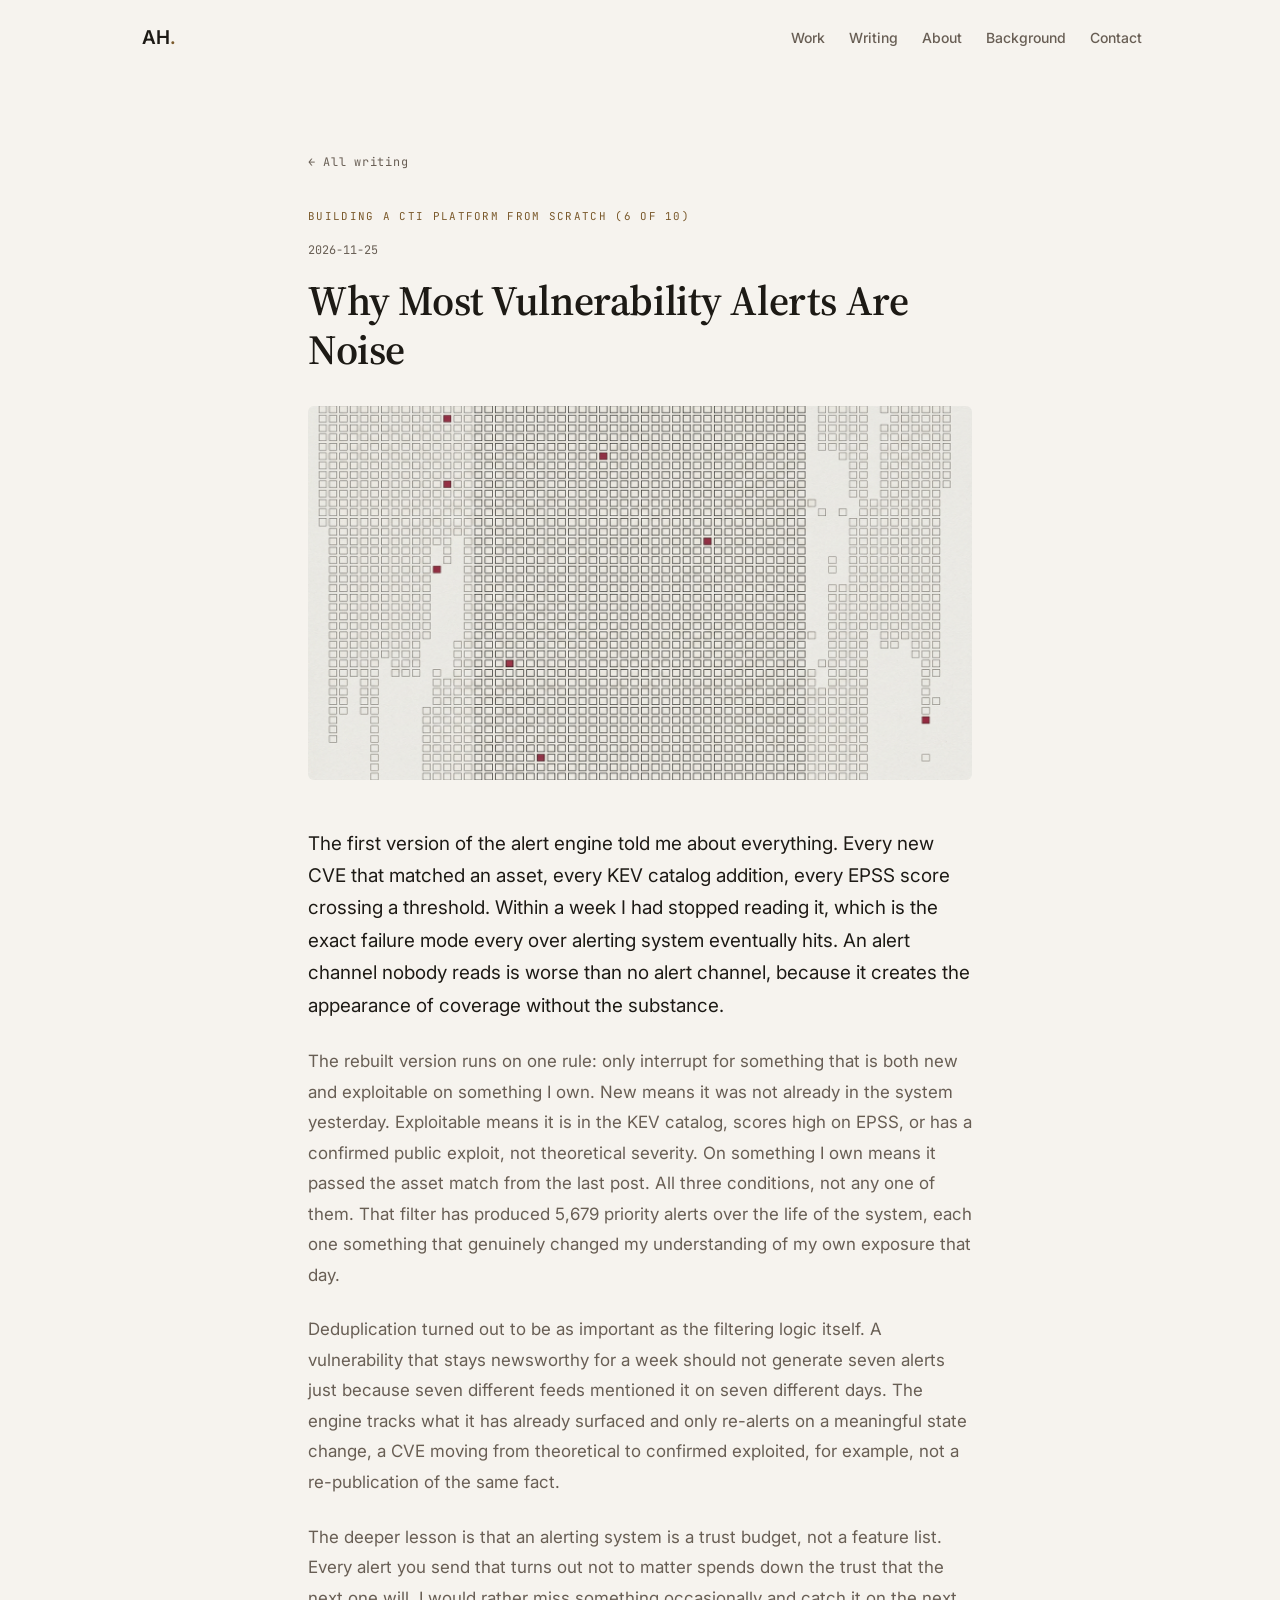
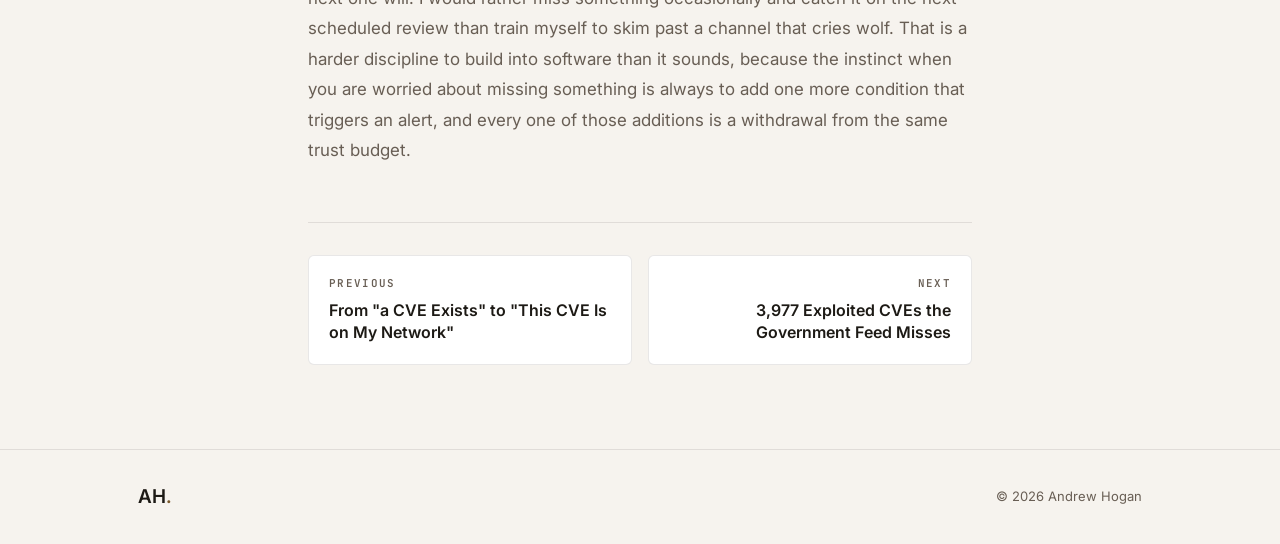
<file: blog/why-most-vulnerability-alerts-are-noise.html>
<!DOCTYPE html>
<html lang="en">
<head>
  <meta charset="UTF-8" />
  <meta name="viewport" content="width=device-width, initial-scale=1.0" />
  <meta name="description" content="The first version of the alert engine told me about everything. Every new CVE that matched an asset, every KEV catalog addition, every EPSS score crossing a threshold. Within a week I had stopped…" />
  <link rel="canonical" href="https://www.andrew-hogan.com/blog/why-most-vulnerability-alerts-are-noise.html" />
  <link rel="icon" href="/favicon.ico" sizes="any" />
  <link rel="icon" type="image/png" sizes="192x192" href="/icon-192.png" />
  <link rel="apple-touch-icon" href="/apple-touch-icon.png" />
  <meta name="theme-color" content="#f6f3ee" />
  <meta property="og:title" content="Why Most Vulnerability Alerts Are Noise" />
  <meta property="og:description" content="The first version of the alert engine told me about everything. Every new CVE that matched an asset, every KEV catalog addition, every EPSS score crossing a threshold. Within a week I had stopped…" />
  <meta property="og:type" content="article" />
  <meta property="og:image" content="https://www.andrew-hogan.com/images/blog/why-most-vulnerability-alerts-are-noise.png" />
  <meta name="twitter:card" content="summary_large_image" />
  <title>Why Most Vulnerability Alerts Are Noise | Andrew Hogan</title>
  <link rel="preconnect" href="https://fonts.googleapis.com" />
  <link rel="preconnect" href="https://fonts.gstatic.com" crossorigin />
  <link href="https://fonts.googleapis.com/css2?family=Inter:wght@300;400;500;600;700;800&family=JetBrains+Mono:wght@400;500&family=Source+Serif+4:opsz,wght@8..60,500;8..60,600&display=swap" rel="stylesheet" />
  <link rel="stylesheet" href="/style.css" />
</head>
<body>
  <nav id="navbar">
    <div class="nav-inner">
      <a href="/" class="nav-logo-link"><span class="nav-logo">AH<span class="accent">.</span></span></a>
      <button class="nav-toggle" aria-expanded="false" aria-controls="nav-links" aria-label="Open menu">
        <span></span><span></span><span></span>
      </button>
      <div class="nav-links" id="nav-links">
        <a href="/#work">Work</a>
        <a href="/blog/">Writing</a>
        <a href="/#about">About</a>
        <a href="/background.html">Background</a>
        <a href="/#contact">Contact</a>
      </div>
    </div>
  </nav>

  <main id="main">
<script type="application/ld+json">{"@context": "https://schema.org", "@type": "BlogPosting", "headline": "Why Most Vulnerability Alerts Are Noise", "description": "The first version of the alert engine told me about everything. Every new CVE that matched an asset, every KEV catalog addition, every EPSS score crossing a threshold. Within a week I had stopped\u2026", "datePublished": "2026-11-25", "dateModified": "2026-11-25", "author": {"@id": "https://www.andrew-hogan.com/#person"}, "publisher": {"@id": "https://www.andrew-hogan.com/#person"}, "mainEntityOfPage": {"@type": "WebPage", "@id": "https://www.andrew-hogan.com/blog/why-most-vulnerability-alerts-are-noise.html"}, "inLanguage": "en-US", "image": "https://www.andrew-hogan.com/images/blog/why-most-vulnerability-alerts-are-noise.png", "isPartOf": {"@type": "CreativeWorkSeries", "name": "Building a CTI Platform From Scratch (6 of 10)"}}</script>
  <article class="section post-page">
    <div class="container narrow">
      <a class="post-back" href="/blog/">&larr; All writing</a>
      <div class="post-kicker">Building a CTI Platform From Scratch (6 of 10)</div>
      <p class="post-date"><time datetime="2026-11-25">2026-11-25</time></p>
      <h1 class="post-h1">Why Most Vulnerability Alerts Are Noise</h1>
      <img class="post-cover" src="/images/blog/why-most-vulnerability-alerts-are-noise.png" alt="Cover illustration for Why Most Vulnerability Alerts Are Noise" />
      <div class="post-body">
      <p class="post-lede">The first version of the alert engine told me about everything. Every new CVE that matched an asset, every KEV catalog addition, every EPSS score crossing a threshold. Within a week I had stopped reading it, which is the exact failure mode every over alerting system eventually hits. An alert channel nobody reads is worse than no alert channel, because it creates the appearance of coverage without the substance.</p>
      <p>The rebuilt version runs on one rule: only interrupt for something that is both new and exploitable on something I own. New means it was not already in the system yesterday. Exploitable means it is in the KEV catalog, scores high on EPSS, or has a confirmed public exploit, not theoretical severity. On something I own means it passed the asset match from the last post. All three conditions, not any one of them. That filter has produced 5,679 priority alerts over the life of the system, each one something that genuinely changed my understanding of my own exposure that day.</p>
      <p>Deduplication turned out to be as important as the filtering logic itself. A vulnerability that stays newsworthy for a week should not generate seven alerts just because seven different feeds mentioned it on seven different days. The engine tracks what it has already surfaced and only re-alerts on a meaningful state change, a CVE moving from theoretical to confirmed exploited, for example, not a re-publication of the same fact.</p>
      <p>The deeper lesson is that an alerting system is a trust budget, not a feature list. Every alert you send that turns out not to matter spends down the trust that the next one will. I would rather miss something occasionally and catch it on the next scheduled review than train myself to skim past a channel that cries wolf. That is a harder discipline to build into software than it sounds, because the instinct when you are worried about missing something is always to add one more condition that triggers an alert, and every one of those additions is a withdrawal from the same trust budget.</p>
      </div>
      <div class="post-nav"><a class="post-nav-link" href="/blog/from-cve-exists-to-on-my-network.html"><span>Previous</span>From &quot;a CVE Exists&quot; to &quot;This CVE Is on My Network&quot;</a><a class="post-nav-link next" href="/blog/3977-exploited-cves-government-feed-misses.html"><span>Next</span>3,977 Exploited CVEs the Government Feed Misses</a></div>
    </div>
  </article>

  <script>
    // Blog pages share the fixed navbar, so they need the same scrolled
    // material the home and background pages use.
    (function () {
      var bar = document.getElementById('navbar'), queued = false;
      function sync() { queued = false; bar.classList.toggle('scrolled', window.scrollY > 40); }
      window.addEventListener('scroll', function () {
        if (!queued) { queued = true; requestAnimationFrame(sync); }
      }, { passive: true });
      sync();
    })();
    (function () {
      var t = document.querySelector('.nav-toggle'),
          n = document.getElementById('nav-links');
      if (!t || !n) return;
      t.addEventListener('click', function () {
        var open = n.classList.toggle('open');
        t.setAttribute('aria-expanded', open);
        t.setAttribute('aria-label', open ? 'Close menu' : 'Open menu');
      });
      // Escape dismisses the menu and returns focus to the trigger.
      document.addEventListener('keydown', function (e) {
        if (e.key === 'Escape' && n.classList.contains('open')) {
          n.classList.remove('open');
          t.setAttribute('aria-expanded', 'false');
          t.setAttribute('aria-label', 'Open menu');
          t.focus();
        }
      });
      n.addEventListener('click', function (e) {
        if (e.target.tagName === 'A') {
          n.classList.remove('open');
          t.setAttribute('aria-expanded', 'false');
          t.setAttribute('aria-label', 'Open menu');
        }
      });
    })();
  </script>

  </main>

  <footer class="footer">
    <div class="container footer-inner">
      <span class="nav-logo">AH<span class="accent">.</span></span>
      <p>&copy; 2026 Andrew Hogan</p>
    </div>
  </footer>
</body>
</html>
</file>
<file: style.css>
/* ── Reset ─────────────────────────────────────────────────────────────── */
*, *::before, *::after { margin: 0; padding: 0; box-sizing: border-box; }

:root {
  --bg:         #f6f3ee;
  --bg-alt:     #efe9e0;
  --surface:    #ffffff;
  --border:     rgba(29,26,21,.10);
  --rule:       rgba(29,26,21,.16);
  --accent:     #8a6530;          /* fills and rules only */
  --accent-fill:#6f5225;
  /* Accent as TEXT measured 4.37:1 on the alt band, just under the 4.5 AA
     threshold. Fills keep --accent; text uses the darker variant. */
  --accent-text:#7a592b;
  --text:       #1d1a15;
  --muted:      #685e54;          /* was #6e6459: 4.35:1 on tinted chips */
  --radius:     6px;
}

html { scroll-behavior: smooth; }

body {
  font-family: 'Inter', sans-serif;
  background: var(--bg);
  color: var(--text);
  line-height: 1.6;
  -webkit-font-smoothing: antialiased;
}

/* Display type: a serif on the headings reads as editorial rather than as a
   product landing page. Everything else stays Inter for density. */
.hero h1, .section-title, .page-head h1, .post-h1, .project h3 {
  font-family: 'Source Serif 4', Georgia, serif;
}

.container { max-width: 1060px; margin: 0 auto; padding: 0 28px; }
.container.narrow { max-width: 720px; }
.accent { color: var(--accent-text); }

/* ── Navbar ────────────────────────────────────────────────────────────── */
#navbar {
  position: fixed;
  top: 0; left: 0; right: 0;
  z-index: 100;
  /* Horizontal padding moved onto .nav-inner so the nav column lines up with
     .container, which carries its own 28px. They were 28px out of step. */
  padding: 16px 0;
  transition: background .3s, backdrop-filter .3s, box-shadow .3s;
}
#navbar.scrolled {
  background: rgba(246,243,238,.9);
  backdrop-filter: blur(12px);
  box-shadow: 0 1px 0 var(--border);
}
.nav-inner {
  max-width: 1060px;
  padding: 0 28px;
  margin: 0 auto;
  display: flex;
  align-items: center;
  gap: 32px;
}
.nav-logo-link { text-decoration: none; }
.nav-logo { font-size: 19px; font-weight: 600; letter-spacing: 0; color: var(--text); }
.nav-links { display: flex; list-style: none; gap: 24px; margin-left: auto; }
.nav-links a {
  color: var(--muted);
  text-decoration: none;
  font-size: 14px;
  font-weight: 500;
  transition: color .2s;
}
.nav-links a:hover, .nav-links a[aria-current="page"] { color: var(--text); }

/* Hamburger. Drawn in CSS rather than an icon font because the generated
   blog pages do not load Font Awesome. Hidden above the mobile breakpoint. */
.nav-toggle {
  display: none;
  margin-left: auto;
  flex-direction: column;
  justify-content: center;
  gap: 6px;
  width: 44px;
  height: 44px;
  padding: 0;
  background: none;
  border: 0;
  cursor: pointer;
}
.nav-toggle span {
  display: block;
  width: 24px;
  height: 2px;
  margin: 0 auto;
  background: var(--text);
  border-radius: 2px;
  transition: transform .2s, opacity .2s;
}
/* Collapse the bars into an X while the panel is open. */
.nav-toggle[aria-expanded="true"] span:nth-child(1) { transform: translateY(8px) rotate(45deg); }
.nav-toggle[aria-expanded="true"] span:nth-child(2) { opacity: 0; }
.nav-toggle[aria-expanded="true"] span:nth-child(3) { transform: translateY(-8px) rotate(-45deg); }

/* ── Hero ──────────────────────────────────────────────────────────────── */
/* Left-aligned and sized to its content. A centred 100vh hero leaves a screen
   of dead space above the first real thing on the page. */
.hero { padding: 136px 0 60px; }

.hero-eyebrow {
  font-family: 'JetBrains Mono', monospace;
  font-size: 12px;
  letter-spacing: .1em;
  text-transform: uppercase;
  color: var(--accent-text);
  margin-bottom: 20px;
}
.hero h1 {
  font-size: clamp(2.3rem, 5.2vw, 3.7rem);
  font-weight: 600;
  /* em, not px: tracking has to scale with a fluid size and with the user's
     text-size setting. -.5px at the 59px cap is -.0085em. */
  letter-spacing: -.0085em;
  line-height: 1.12;
  margin-bottom: 24px;
  max-width: 21ch;
}
.hero-lede {
  font-size: 1.12rem;
  line-height: 1.7;
  color: var(--muted);
  max-width: 62ch;
  margin-bottom: 32px;
}
/* Each credential wraps as a unit, so a line can never begin with a
   dangling separator ('· CISSP' was orphaning onto its own line). */
.hero-meta { text-wrap: pretty; }
/* Above the phone breakpoint each credential wraps as a unit, so a line can
   never start with a dangling separator. Below it the first segment alone is
   wider than the viewport, so it must be allowed to break. */
@media (min-width: 641px) {
  .hero-meta span { white-space: nowrap; }
}
.hero-actions { display: flex; gap: 12px; flex-wrap: wrap; margin-bottom: 32px; }
.hero-meta {
  font-family: 'JetBrains Mono', monospace;
  font-size: 12px;
  color: var(--muted);
  padding-top: 20px;
  border-top: 1px solid var(--border);
  /* 62ch is a reading measure for prose; this is a single mono credential
     strip of ~77 characters, so the cap was forcing "CISSP" onto its own
     line at every width. Sized to the content instead. */
  max-width: 80ch;
}

.btn-primary {
  padding: 12px 24px;
  background: var(--accent-fill);
  color: #fff;
  border-radius: var(--radius);
  text-decoration: none;
  font-weight: 600;
  font-size: 14px;
  transition: background .2s;
}
.btn-primary:hover { background: #86632e; }
.btn-ghost {
  padding: 12px 24px;
  background: transparent;
  border: 1px solid var(--rule);
  color: var(--text);
  border-radius: var(--radius);
  text-decoration: none;
  font-weight: 500;
  font-size: 14px;
  transition: border-color .2s, background .2s;
}
.btn-ghost:hover { border-color: var(--accent); background: rgba(138,101,48,.05); }

/* ── Sections ──────────────────────────────────────────────────────────── */
.section { padding: 84px 0; }
.section-alt { background: var(--bg-alt); }

.section-title {
  display: flex;
  align-items: baseline;
  gap: 16px;
  font-size: clamp(1.5rem, 2.6vw, 1.95rem);
  font-weight: 600;
  letter-spacing: -.0064em;
  margin-bottom: 16px;
  color: var(--text);
}
.section-num {
  font-family: 'JetBrains Mono', monospace;
  font-size: .74rem;
  font-weight: 500;
  letter-spacing: .1em;
  color: var(--accent-text);
  transform: translateY(-.35em);
}
.section-label {
  font-family: 'JetBrains Mono', monospace;
  font-size: 11px;
  font-weight: 500;
  letter-spacing: .12em;
  text-transform: uppercase;
  color: var(--accent-text);
  margin-bottom: 12px;
}
.section-lede {
  max-width: 60ch;
  margin-bottom: 44px;
  font-size: 1.06rem;
  line-height: 1.7;
  color: var(--muted);
}

/* ── Selected work ─────────────────────────────────────────────────────── */
/* A ruled list, not a grid of boxes: each entry gets a monospace meta rail on
   the left and the prose carries itself. */
.projects { list-style: none; }

.project {
  display: grid;
  grid-template-columns: 140px minmax(0, 1fr);
  gap: 32px;
  padding: 32px 0;
  border-top: 1px solid var(--rule);
}
.project:last-child { border-bottom: 1px solid var(--rule); }

.project-rail { display: flex; flex-direction: column; align-items: flex-start; gap: 8px; }
.project-idx {
  font-family: 'Source Serif 4', Georgia, serif;
  font-size: 1.5rem;
  color: var(--accent-text);
  line-height: 1;
}
.project-status {
  font-family: 'JetBrains Mono', monospace;
  font-size: .68rem;
  letter-spacing: .08em;
  text-transform: uppercase;
  color: var(--muted);
}
.project-status.live { color: #2f6b4a; }

.project h3 {
  font-size: 1.45rem;
  font-weight: 600;
  letter-spacing: -.01em;
  margin-bottom: 8px;
}
.project--lead h3 { font-size: 1.75rem; }
.project-body > p { color: var(--muted); line-height: 1.72; max-width: 62ch; }

.project-metrics {
  display: flex;
  flex-wrap: wrap;
  gap: 40px;
  list-style: none;
  margin: 24px 0;
  padding: 20px 0;
  border-top: 1px solid var(--border);
  border-bottom: 1px solid var(--border);
}
.project-metrics li { display: flex; flex-direction: column; gap: 2px; }
.project-metrics strong {
  font-size: 1.65rem;
  font-weight: 600;
  letter-spacing: -.02em;
  font-variant-numeric: tabular-nums;
  color: var(--text);
}
.project-metrics span {
  font-family: 'JetBrains Mono', monospace;
  font-size: .68rem;
  letter-spacing: .06em;
  text-transform: uppercase;
  color: var(--muted);
}

.project-stack {
  font-family: 'JetBrains Mono', monospace;
  font-size: .74rem;
  color: var(--muted);
  margin-top: 16px;
}
.project-link {
  display: inline-block;
  margin-top: 16px;
  font-size: .94rem;
  font-weight: 600;
  color: var(--accent-text);
  text-decoration: none;
}
.project-link span { display: inline-block; transition: transform .2s; }
.project-link:hover span { transform: translateX(4px); }

/* ── Architecture figures ──────────────────────────────────────────────────
   A diagram is drawn on a 960 canvas and must not be scaled below it: at
   832px its 9px sublabels fall under the legible floor. So the row drops the
   140px rail and becomes one full-width cell, and the SVG keeps a floor with
   its own scroller rather than the page scrolling sideways. */
.project--figure { display: block; }
.diagram-scroll { width: 100%; overflow-x: auto; }
.diagram-scroll svg { width: 100%; min-width: 960px; display: block; }

.project--figure figcaption,
.post-figure figcaption {
  font-family: 'JetBrains Mono', monospace;
  font-size: .74rem;
  line-height: 1.7;
  color: var(--muted);
  margin-top: 16px;
  max-width: 76ch;
}

/* Inside a post the reading column is 720px, so the figure breaks out to the
   page's own content width instead of scrolling at every desktop size. */
.post-figure {
  width: min(1004px, calc(100vw - 56px));
  margin-left: 50%;
  margin-top: 40px;
  margin-bottom: 40px;
  transform: translateX(-50%);
}

@media print {
  .diagram-scroll { overflow-x: visible; }
  .diagram-scroll svg { min-width: 0; }
}

/* ── Writing list ──────────────────────────────────────────────────────── */
.posts { list-style: none; }
.posts li { border-top: 1px solid var(--rule); }
.posts li:last-child { border-bottom: 1px solid var(--rule); }
.posts a {
  display: grid;
  grid-template-columns: 140px minmax(0, 1fr);
  gap: 0 32px;
  padding: 24px 0;
  text-decoration: none;
  transition: background .2s;
}
.posts a:hover { background: rgba(138,101,48,.04); }
.post-idx {
  font-family: 'JetBrains Mono', monospace;
  font-size: .68rem;
  letter-spacing: .1em;
  text-transform: uppercase;
  color: var(--accent-text);
  padding-top: 4px;
  grid-row: 1 / span 2;
}
.post-title {
  display: block;
  font-size: 1.12rem;
  font-weight: 600;
  line-height: 1.35;
  color: var(--text);
  margin-bottom: 8px;
}
.post-dek { display: block; color: var(--muted); font-size: .94rem; line-height: 1.65; max-width: 62ch; }
.posts-all { margin-top: 24px; }

/* ── About ─────────────────────────────────────────────────────────────── */
.about-grid {
  display: grid;
  grid-template-columns: minmax(0, 1fr) 300px;
  gap: 56px;
  align-items: start;
}

/* The portrait is shorter than the prose column, so top-aligning it left a
   long gap underneath. Centre it against the text instead; the text itself
   stays top-aligned. Only applies while the two sit side by side. */
.about-photo { align-self: center; }

.about-text p { color: var(--muted); line-height: 1.78; margin-bottom: 16px; max-width: 62ch; }
.about-more { margin-top: 24px; }
/* No frame, no card: a plain portrait sits better on a warm page than a
   white box does. */
/* height:auto is required once the img carries width/height attributes:
   without it the 800 attribute wins over the intrinsic ratio and the
   portrait renders 300x800 instead of 300x400. */
.about-photo img {
  width: 100%;
  height: auto;
  aspect-ratio: 3 / 4;
  object-fit: cover;
  display: block;
  border-radius: var(--radius);
}

.inline-link {
  color: var(--accent-text);
  text-decoration: none;
  border-bottom: 1px solid rgba(138,101,48,.4);
}
.inline-link:hover { border-color: var(--accent); }

/* ── Off the clock ─────────────────────────────────────────────────────── */
.offclock { display: grid; grid-template-columns: repeat(2, minmax(0, 1fr)); gap: 32px 56px; }
.offclock dt {
  font-size: 1rem;
  font-weight: 600;
  margin-bottom: 8px;
  color: var(--text);
}
.offclock dd { color: var(--muted); font-size: .94rem; line-height: 1.72; }

/* ── Contact ───────────────────────────────────────────────────────────── */
.contact-list { display: flex; flex-wrap: wrap; gap: 16px; list-style: none; }
.contact-list a {
  display: inline-flex;
  align-items: center;
  gap: 8px;
  padding: 12px 20px;
  border: 1px solid var(--rule);
  border-radius: var(--radius);
  text-decoration: none;
  color: var(--text);
  font-size: .94rem;
  font-weight: 500;
  transition: border-color .2s, background .2s;
}
.contact-list a:hover { border-color: var(--accent); background: rgba(138,101,48,.05); }
.contact-list i { color: var(--accent-text); }

/* ── Page head (interior pages) ────────────────────────────────────────── */
.page-head { padding: 140px 0 8px; }
.page-head h1 {
  font-size: clamp(2rem, 4.4vw, 2.9rem);
  font-weight: 600;
  letter-spacing: -.0065em;
  margin-bottom: 16px;
}
.post-back {
  display: inline-block;
  font-family: 'JetBrains Mono', monospace;
  font-size: .74rem;
  letter-spacing: .06em;
  color: var(--muted);
  text-decoration: none;
  margin-bottom: 24px;
}
.post-back:hover { color: var(--accent-text); }

/* ── Career list (background page) ─────────────────────────────────────── */
.roles { display: flex; flex-direction: column; }
.role {
  display: grid;
  grid-template-columns: 200px minmax(0, 1fr);
  gap: 32px;
  padding: 24px 0;
  border-top: 1px solid var(--rule);
}
.role:last-child { border-bottom: 1px solid var(--rule); }
.role-when {
  display: flex;
  flex-direction: column;
  align-items: flex-start;
  gap: 8px;
  font-family: 'JetBrains Mono', monospace;
  font-size: .74rem;
  color: var(--muted);
  padding-top: 4px;
}
.role-title { font-size: 1.06rem; font-weight: 600; }
.role-company { color: var(--accent-text); font-size: .94rem; margin-top: 2px; }
.role-line { color: var(--muted); line-height: 1.68; font-size: .94rem; margin: 8px 0 12px; max-width: 62ch; }
.role-tags { display: flex; flex-wrap: wrap; gap: 8px; }
.role-tags span {
  font-size: .74rem;
  color: var(--muted);
  background: rgba(29,26,21,.05);
  border-radius: 4px;
  padding: 4px 8px;
}
.roles-more { display: inline-block; margin-top: 24px; }

/* Role badges: plain text on a thin border, not a colour-fill pill. */
.tl-badge {
  font-size: 11px;
  font-weight: 600;
  padding: 2px 8px;
  border-radius: 4px;
  color: var(--muted);
  border: 1px solid var(--rule);
  text-transform: uppercase;
  letter-spacing: .06em;
}
.tl-badge.current { color: var(--accent-text); border-color: rgba(138,101,48,.4); }

/* ── Skills (background page) ──────────────────────────────────────────── */
.skills-grid { display: grid; grid-template-columns: repeat(auto-fill, minmax(290px, 1fr)); gap: 16px; }
.skill-card {
  background: var(--surface);
  border: 1px solid var(--border);
  border-radius: var(--radius);
  padding: 20px 24px;
  transition: border-color .2s;
}
.skill-card:hover { border-color: rgba(138,101,48,.3); }
.skill-icon {
  width: 32px; height: 32px;
  border-radius: 4px;
  background: rgba(138,101,48,.1);
  display: flex;
  align-items: center;
  justify-content: center;
  color: var(--accent-text);
  font-size: .94rem;
  margin-bottom: 12px;
}
.skill-card h3 { font-size: 1rem; font-weight: 600; color: var(--text); margin-bottom: 8px; }
.tag-list { display: flex; flex-wrap: wrap; gap: 8px; }
.tag {
  padding: 4px 8px;
  background: rgba(29,26,21,.04);
  border: 1px solid var(--border);
  border-radius: 4px;
  font-size: .74rem;
  color: var(--muted);
  font-weight: 500;
}

/* ── Certifications (background page) ──────────────────────────────────── */
.cert-group { margin-bottom: 24px; }
.cert-group-label {
  font-size: 11px;
  font-weight: 600;
  letter-spacing: .12em;
  text-transform: uppercase;
  color: var(--muted);
  margin-bottom: 20px;
  padding-bottom: 8px;
  border-bottom: 1px solid var(--border);
}
.cert-row { display: flex; flex-wrap: wrap; gap: 16px; }
.cert-card {
  display: flex;
  flex-direction: column;
  align-items: center;
  gap: 8px;
  background: var(--surface);
  border: 1px solid var(--border);
  border-radius: var(--radius);
  padding: 16px 12px 12px;
  text-decoration: none;
  width: 132px;
  transition: border-color .2s;
}
.cert-card:hover { border-color: rgba(138,101,48,.35); }
.cert-card img { width: 100%; max-height: 72px; object-fit: contain; }
.cert-card span {
  font-size: .68rem;
  color: var(--muted);
  font-weight: 600;
  text-align: center;
  line-height: 1.3;
}
.cert-card:hover span { color: var(--text); }

/* ── Blog ──────────────────────────────────────────────────────────────── */
.post-index .post-list { display: grid;
  /* min() lets the track collapse below 300px instead of overflowing the
     viewport at 320px, where the available column is only 264px. */
  grid-template-columns: repeat(auto-fill, minmax(min(300px, 100%), 1fr)); gap: 20px; }
.post-card {
  display: flex;
  flex-direction: column;
  background: var(--surface);
  border: 1px solid var(--border);
  border-radius: var(--radius);
  overflow: hidden;
  text-decoration: none;
  transition: border-color .2s;
}
.post-card:hover { border-color: rgba(138,101,48,.4); }
.post-card img { width: 100%; aspect-ratio: 16 / 9; object-fit: cover; display: block; }
.post-card-body { padding: 20px 24px 24px; }
.post-card-kicker {
  font-family: 'JetBrains Mono', monospace;
  font-size: .68rem;
  letter-spacing: .12em;
  text-transform: uppercase;
  color: var(--accent-text);
  margin-bottom: 8px;
}
.post-card h2 {
  font-size: 1.12rem;
  font-weight: 600;
  line-height: 1.32;
  letter-spacing: 0;
  color: var(--text);
  margin-bottom: 8px;
}
.post-card p { color: var(--muted); font-size: .94rem; line-height: 1.6; }

.post-page { padding-top: 140px; }
.post-kicker {
  font-family: 'JetBrains Mono', monospace;
  font-size: .68rem;
  letter-spacing: .12em;
  text-transform: uppercase;
  color: var(--accent-text);
  margin-bottom: 16px;
}
.post-date {
  font-family: 'JetBrains Mono', monospace;
  font-size: .74rem;
  color: var(--muted);
  margin-bottom: 16px;
}

.post-h1 {
  font-size: clamp(1.9rem, 4vw, 2.6rem);
  font-weight: 600;
  line-height: 1.18;
  letter-spacing: -.01em;
  margin-bottom: 32px;
}
.post-cover {
  width: 100%;
  aspect-ratio: 16 / 9;
  object-fit: cover;
  border-radius: var(--radius);
  margin-bottom: 40px;
}
.post-body p { font-size: 1.06rem; line-height: 1.8; color: var(--muted); margin-bottom: 24px; }
.post-body .post-lede { font-size: 1.18rem; line-height: 1.72; color: var(--text); }

.post-nav {
  display: flex;
  gap: 16px;
  flex-wrap: wrap;
  margin-top: 56px;
  padding-top: 32px;
  border-top: 1px solid var(--border);
}
.post-nav-link {
  flex: 1 1 240px;
  padding: 20px 20px;
  background: var(--surface);
  border: 1px solid var(--border);
  border-radius: var(--radius);
  text-decoration: none;
  color: var(--text);
  font-weight: 600;
  line-height: 1.4;
  transition: border-color .2s;
}
.post-nav-link:hover { border-color: rgba(138,101,48,.4); }
.post-nav-link.next { text-align: right; }
.post-nav-link span {
  display: block;
  font-family: 'JetBrains Mono', monospace;
  font-size: .68rem;
  letter-spacing: .12em;
  text-transform: uppercase;
  color: var(--muted);
  margin-bottom: 8px;
}

/* ── Footer ────────────────────────────────────────────────────────────── */
.footer { border-top: 1px solid var(--border); padding: 32px 28px; }
.footer-inner { display: flex; align-items: center; justify-content: space-between; gap: 12px; }
.footer p { color: var(--muted); font-size: 13px; }

/* ── Responsive ────────────────────────────────────────────────────────── */
@media (max-width: 860px) {
  .about-grid { grid-template-columns: 1fr; gap: 36px; }
  .about-photo { max-width: 280px; }
  .offclock { grid-template-columns: 1fr; gap: 28px; }
  .project, .posts a, .role { grid-template-columns: 1fr; gap: 12px; }
  .post-idx { grid-row: auto; }
  .project-rail { flex-direction: row; align-items: center; gap: 16px; }
  .role-when { flex-direction: row; align-items: center; gap: 12px; }
  .project-metrics { gap: 24px; }
}

@media (max-width: 640px) {
  /* The nav used to be display:none here with nothing to replace it, so the
     bar was just the wordmark and the site had no mobile navigation at all. */
  .nav-toggle { display: flex; }
  .nav-links {
    display: none;
    position: absolute;
    top: 100%;
    left: 0;
    right: 0;
    flex-direction: column;
    gap: 0;
    margin: 0;
    padding: 8px 28px 16px;
    background: var(--bg);
    border-bottom: 1px solid var(--border);
    box-shadow: 0 10px 20px rgba(29, 26, 21, .06);
  }
  .nav-links.open { display: flex; }
  /* Works for both markup shapes: <ul><li><a> on the static pages and a
     plain <div><a> in the generated blog template. */
  .nav-links li { list-style: none; }
  .nav-links li a,
  .nav-links > a {
    display: block;
    padding: 12px 0;
    font-size: 15px;
    border-bottom: 1px solid var(--border);
  }
  .nav-links li:last-child a,
  .nav-links > a:last-child { border-bottom: 0; }
  .hero { padding: 120px 0 64px; }
  .section { padding: 64px 0; }
  .page-head { padding: 120px 0 8px; }
  .cert-card { width: 112px; }
  .footer-inner { flex-direction: column; }
}

/* ── Interaction states ───────────────────────────────────────────────────
   The stylesheet previously had 13 :hover rules and zero :focus/:active.
   Hover does not exist on touch, and feedback belongs on pointer-down. */

/* One visible focus treatment everywhere. :focus-visible so pointer users
   don't see rings on click while keyboard users always do. */
a:focus-visible,
button:focus-visible,
summary:focus-visible,
[tabindex]:focus-visible {
  outline: 3px solid var(--accent-text);
  outline-offset: 2px;
  border-radius: 4px;
}

/* The navbar measures 76px (16 + a 44px tap target + 16), not the 62px this
   assumed, so every in-page jump was landing 14px underneath it. */
:target,
section[id],
main[id] {
  scroll-margin-top: calc(76px + 20px);
}

/* Instant acknowledgement on press, which hover cannot provide on a phone. */
.btn:active,
.nav-toggle:active,
.post-card:active {
  transform: scale(.97);
  transition: transform .1s ease-out;
}

/* Minimum 44px touch targets. The arrow links were 19 to 23px tall. */
.nav-toggle { min-width: 44px; min-height: 44px; }

/* These were 19 to 23px tall. min-height grows the hit area to 44px without
   changing the visual weight of the link itself. Standalone links only: an
   inline-flex box inside a sentence breaks the leading and detaches the
   underline, and WCAG 2.5.8 exempts a link constrained by its line of text. */
.project-link,
.post-back,
.work-link,
.contact-list a,
.about-more .inline-link {
  display: inline-flex;
  align-items: center;
  min-height: 44px;
}

/* The wordmark is the only route home on small screens. */
.nav-logo-link {
  display: inline-flex;
  align-items: center;
  min-height: 44px;
  padding: 0 4px;
}

@media (max-width: 860px) {
  .nav-links a { padding-top: 12px; padding-bottom: 12px; display: block; }
}

/* ── Scroll edge ──────────────────────────────────────────────────────────
   A hard 1px line slices headings as they pass under the floating bar.
   A short fade reads as the content passing beneath a material instead. */
#navbar.scrolled::after {
  content: '';
  position: absolute;
  left: 0; right: 0; top: 100%;
  height: 16px;
  pointer-events: none;
  background: linear-gradient(to bottom, rgba(246,243,238,.75), rgba(246,243,238,0));
}

/* ── Accessibility preferences ────────────────────────────────────────────
   Three independent signals. Reduced motion does not mean no feedback; it
   means a gentler, non-vestibular equivalent. */
@media (prefers-reduced-motion: reduce) {
  html { scroll-behavior: auto; }
  *, *::before, *::after {
    animation-duration: .01ms !important;
    animation-iteration-count: 1 !important;
    transition-duration: .01ms !important;
  }
  .btn:active,
  .nav-toggle:active,
  .post-card:active { transform: none; }
}

@media (prefers-reduced-transparency: reduce) {
  #navbar.scrolled {
    background: var(--bg);
    backdrop-filter: none;
  }
  #navbar.scrolled::after { background: none; }
}

@supports not (backdrop-filter: blur(12px)) {
  #navbar.scrolled { background: var(--bg); }
}

@media (prefers-contrast: more) {
  :root {
    --muted:       #4a423a;
    --accent-text: #5e4420;
    --border:      rgba(29,26,21,.30);
    --rule:        rgba(29,26,21,.42);
  }
  .nav-links a[aria-current="page"] { text-decoration: underline; text-underline-offset: 4px; }
  .btn-ghost { border-color: var(--text); }
}
</file>
